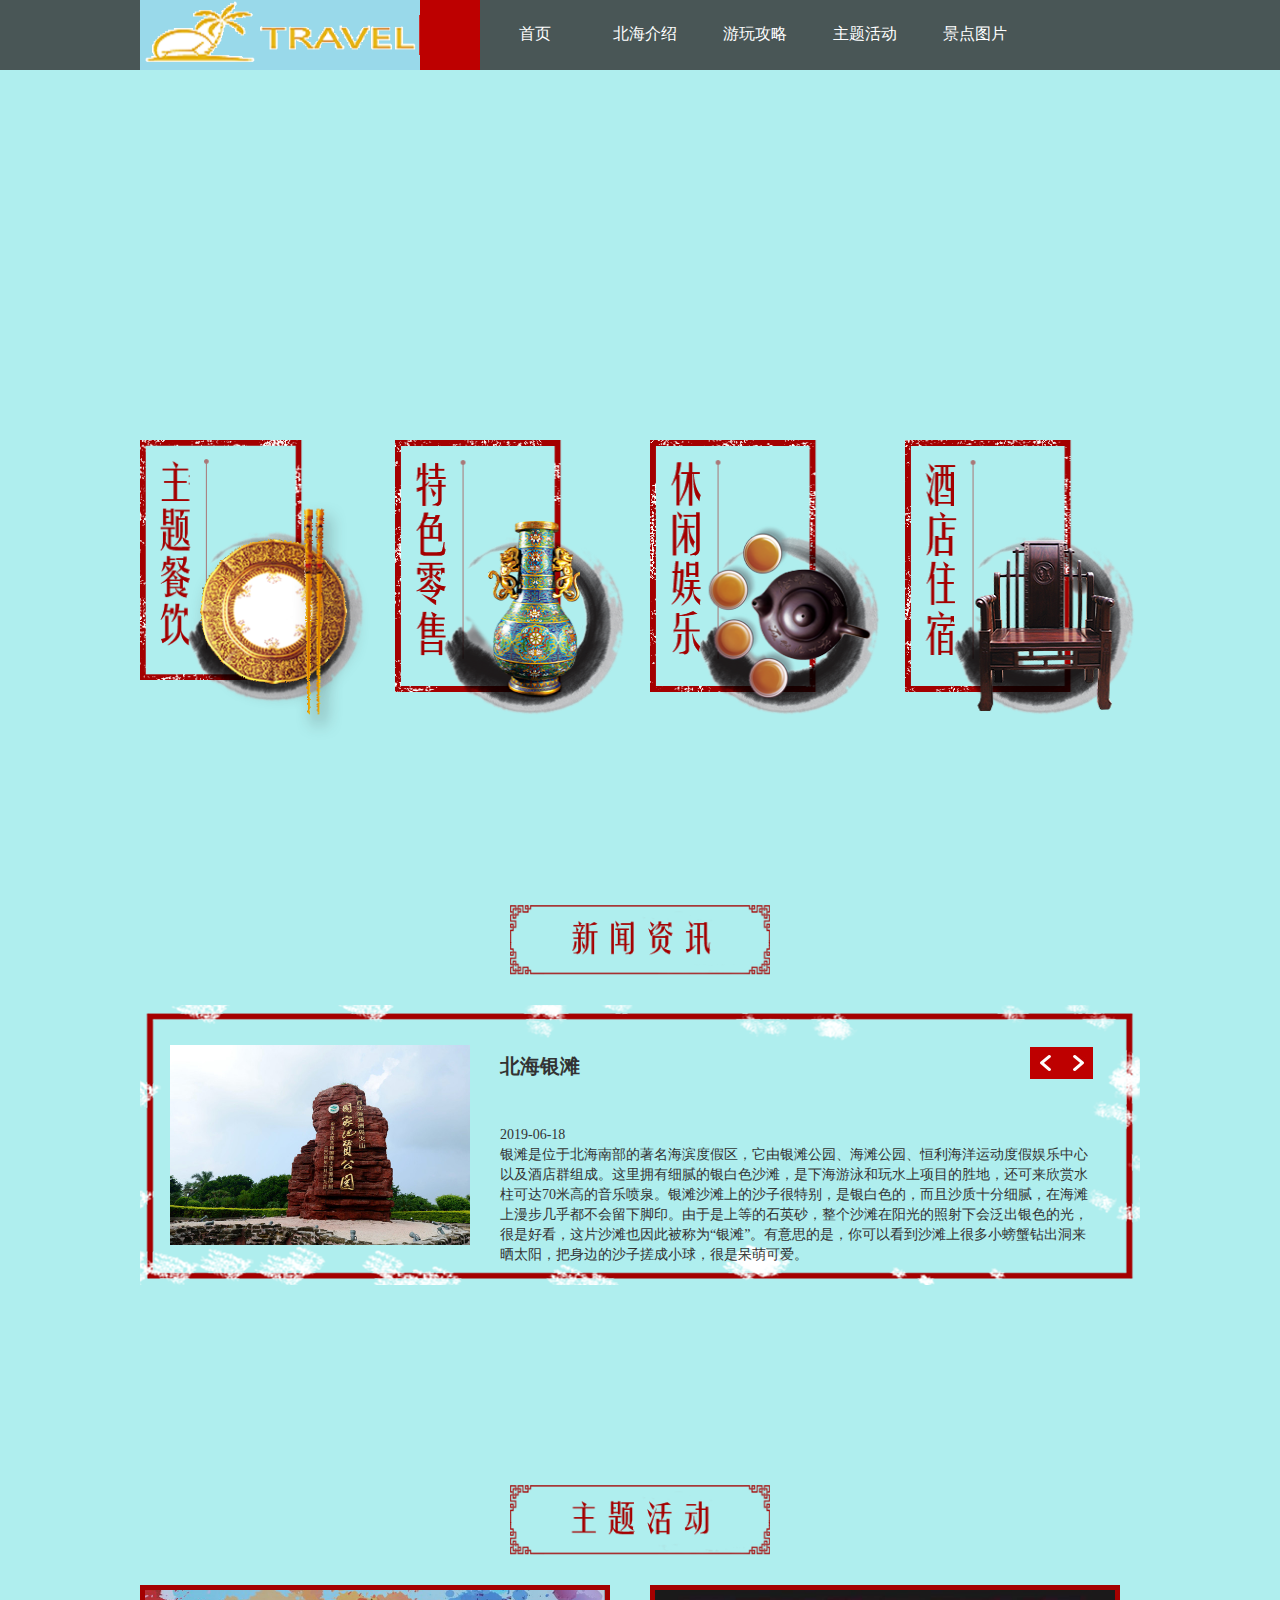
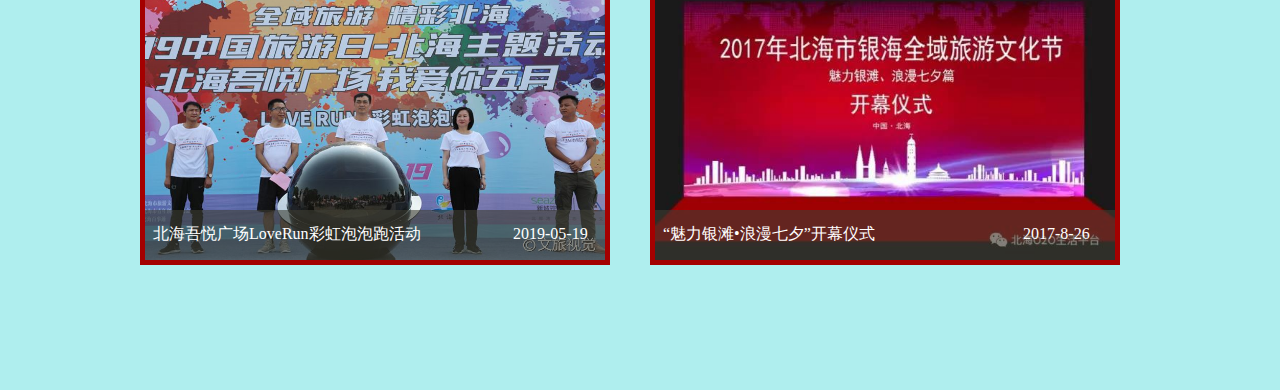
<file: beihai/index.html>
﻿<!DOCTYPE html>
<html>

<head lang="en">
	<meta name="baidu-site-verification" content="KSzoeJhuvK">
	<meta charset="UTF-8">
	<link rel="stylesheet" href="css/reset.css">
	<link rel="stylesheet" href="css/style.css">
	<link rel="stylesheet" href="css/animation.css">
	<script src="js/jquery-1.9.1.min.js"></script>
	<title>北海旅游网站</title>
</head>
<style>
	body {
		background-color: paleturquoise;
	}
</style>

<body>
	<div class="header">
		<div class="middle" style="position:relative">
			<div class="le a-fadeinL">
				<a href="#"><img src="picture/title.png"></a><span class="close" id="search"></span>
			</div>

			<script>
				$(document).ready(function () {
					$("#search").click(function () {
						$(this).hasClass("close") ? ($(this).removeClass("close"), $(".drop-down").css("display",
							"block")) : ($(this).addClass("close"), $(".drop-down").css("display", "none"))
					})
				});
			</script>
			<div class="ri a-fadeinR">
				<ul>
					<li class="nav"><a href="index.html">首页</a></li>
					<li class="nav"><a href="about.html">北海介绍</a></li>
					<li class="nav"><a href="gonglue.html">游玩攻略</a></li>
					<li class="nav"><a href="huodong.html">主题活动</a></li>
					<li class="nav"><a href="photo.html">景点图片</a></li>
				</ul>
			</div>
		</div>
	</div>
	<div class="main" xmlns="http://www.w3.org/1999/html">
		<div class="middle">
			<div class="intro">
				<ul>
					<li class="a-fadeinL" style="animation-delay:.2s;-webkit-animation-delay:.2s"><a
							href="gonglue.html"><img src="picture/restaurant.png"></a></li>
					<li class="a-fadeinL"><a href="shopping.html"><img src="picture/shop.png"></a></li>
					<li class="a-fadeinR"><a href="play.html"><img src="picture/entertainment.png"></a></li>
					<li class="a-fadeinR" style="animation-delay:.2s;-webkit-animation-delay:.2s"><a
							href="hotle.html"><img src="picture/hotel.png"></a></li>
				</ul>
			</div>
			<div class="news">
				<div class="title">

					<a href="#"><img src="picture/news.png"></a>
				</div>
				<div class="content">
					<div class="rig">
						<img class="pre" src="picture/left.jpg"><img class="next" src="picture/right.jpg">
					</div>
					<ul class="test">
						<li>
							<div class="total">
								<div class="left">
									<img src="picture/新闻资讯.jpg">
								</div>
								<div class="right">
									<a href="#">
										<div class="up">
											<div class="lef">
												<h3>北海银滩</h3>
											</div>
										</div>
										<div class="down">
											<p>
												2019-06-18
											</p>
											<p>
												银滩是位于北海南部的著名海滨度假区，它由银滩公园、海滩公园、恒利海洋运动度假娱乐中心以及酒店群组成。这里拥有细腻的银白色沙滩，是下海游泳和玩水上项目的胜地，还可来欣赏水柱可达70米高的音乐喷泉。银滩沙滩上的沙子很特别，是银白色的，而且沙质十分细腻，在海滩上漫步几乎都不会留下脚印。由于是上等的石英砂，整个沙滩在阳光的照射下会泛出银色的光，很是好看，这片沙滩也因此被称为“银滩”。有意思的是，你可以看到沙滩上很多小螃蟹钻出洞来晒太阳，把身边的沙子搓成小球，很是呆萌可爱。
											</p>
										</div>
									</a>
								</div>
							</div>
						</li>
						<li>
							<div class="total">
								<div class="left">
									<img src="picture/新闻资讯2.jpg">
								</div>
								<div class="right">
									<a href="#">
										<div class="up">
											<div class="lef">
												<h3>北海老街</h3>
											</div>
										</div>
										<div class="down">
											<p>
												2019-06-18
											</p>
											<p>
												北海市珠海路毗邻外沙岛，是一条百年老街，始建于1883年，长1.44公里，宽9米，沿街遍布英国、法国、德国领事馆旧址，德国森宝洋行旧址和天主教堂女修院旧址等许多中西合璧的骑楼式建筑，见证了北海曾经的繁华，被誉为鲜活的“近现代建筑年鉴”。
											</p>
										</div>
									</a>
								</div>
							</div>
						</li>
						<li>
							<div class="total">
								<div class="left">
									<img src="picture/涠洲岛火山.jpg">
								</div>
								<div class="right">
									<a href="#">
										<div class="up">
											<div class="lef">
												<h3>涠洲岛火山</h3>
											</div>
										</div>
										<div class="down">
											<p>
												2019-06-18
											</p>
											<p>
												北海涠洲岛火山国家地质公园占地面积26.88平方公里，是中国比较年轻的火山岛，岛上地质、地貌多样，海洋生物繁多是进行科研、教育、考察的良好场所。！
											</p>
										</div>
									</a>
								</div>
							</div>
						</li>
					</ul>
				</div>
			</div>
			<div class="active">
				<div class="title">
					<a href="#"><img src="picture/activity.png"></a>
				</div>
				<ul>
					<li style="position:relative"><a href="#">
							<div>
								<img src="picture/彩虹泡泡.png" alt="">
							</div>
							<div class="f"
								style="width:460px;height:50px;font-size:16px;position:absolute;left:0;bottom:0;background-color:rgba(61,61,52,.6);color:#fff">
								<span
									style="width:342px;padding:15px 0 0 8px;float:left">北海吾悦广场LoveRun彩虹泡泡跑活动</span><span
									style="width:92px;padding-top:15px;float:right">2019-05-19</span>
							</div>
						</a></li>
					<li style="position:relative"><a href="#">
							<div>
								<img src="picture/银滩活动.jpeg" alt="">
							</div>
							<div class="f"
								style="width:460px;height:50px;font-size:16px;position:absolute;left:0;bottom:0;background-color:rgba(61,61,52,.6);color:#fff">
								<span style="width:342px;padding:15px 0 0 8px;float:left">“魅力银滩•浪漫七夕”开幕仪式</span><span
									style="width:92px;padding-top:15px;float:right">2017-8-26</span>
							</div>
						</a></li>
				</ul>
			</div>
		</div>
	</div>

	<script src="js/jquery-1.9.1.min.js"></script>
	<script src="js/shake.js"></script>
	<script>
		$(function () {
			$(".intro img").each(function (n, i) {
				new ShakeObj(i, 10)
			})
		});
	</script>
	<script>
		function left() {
			count++;
			var t = count % length;
			console.log(t), $(".test li").css("display", "none"), $(".test li:eq(" + t.toString() + ")").fadeIn("slow")
		}

		function right() {
			count--;
			var t = count % length;
			console.log(t), $(".test li").css("display", "none"), $(".test li:eq(" + t.toString() + ")").fadeIn("slow")
		}
		var length = $(".test li").length,
			count = 0,
			id = setInterval(left, 5e3);
		$(".pre").click(function () {
			clearInterval(id), right(), id = setInterval(left, 5e3)
		}), $(".next").click(function () {
			clearInterval(id), left(), id = setInterval(left, 5e3)
		});
	</script>
</body>

</html>
</file>
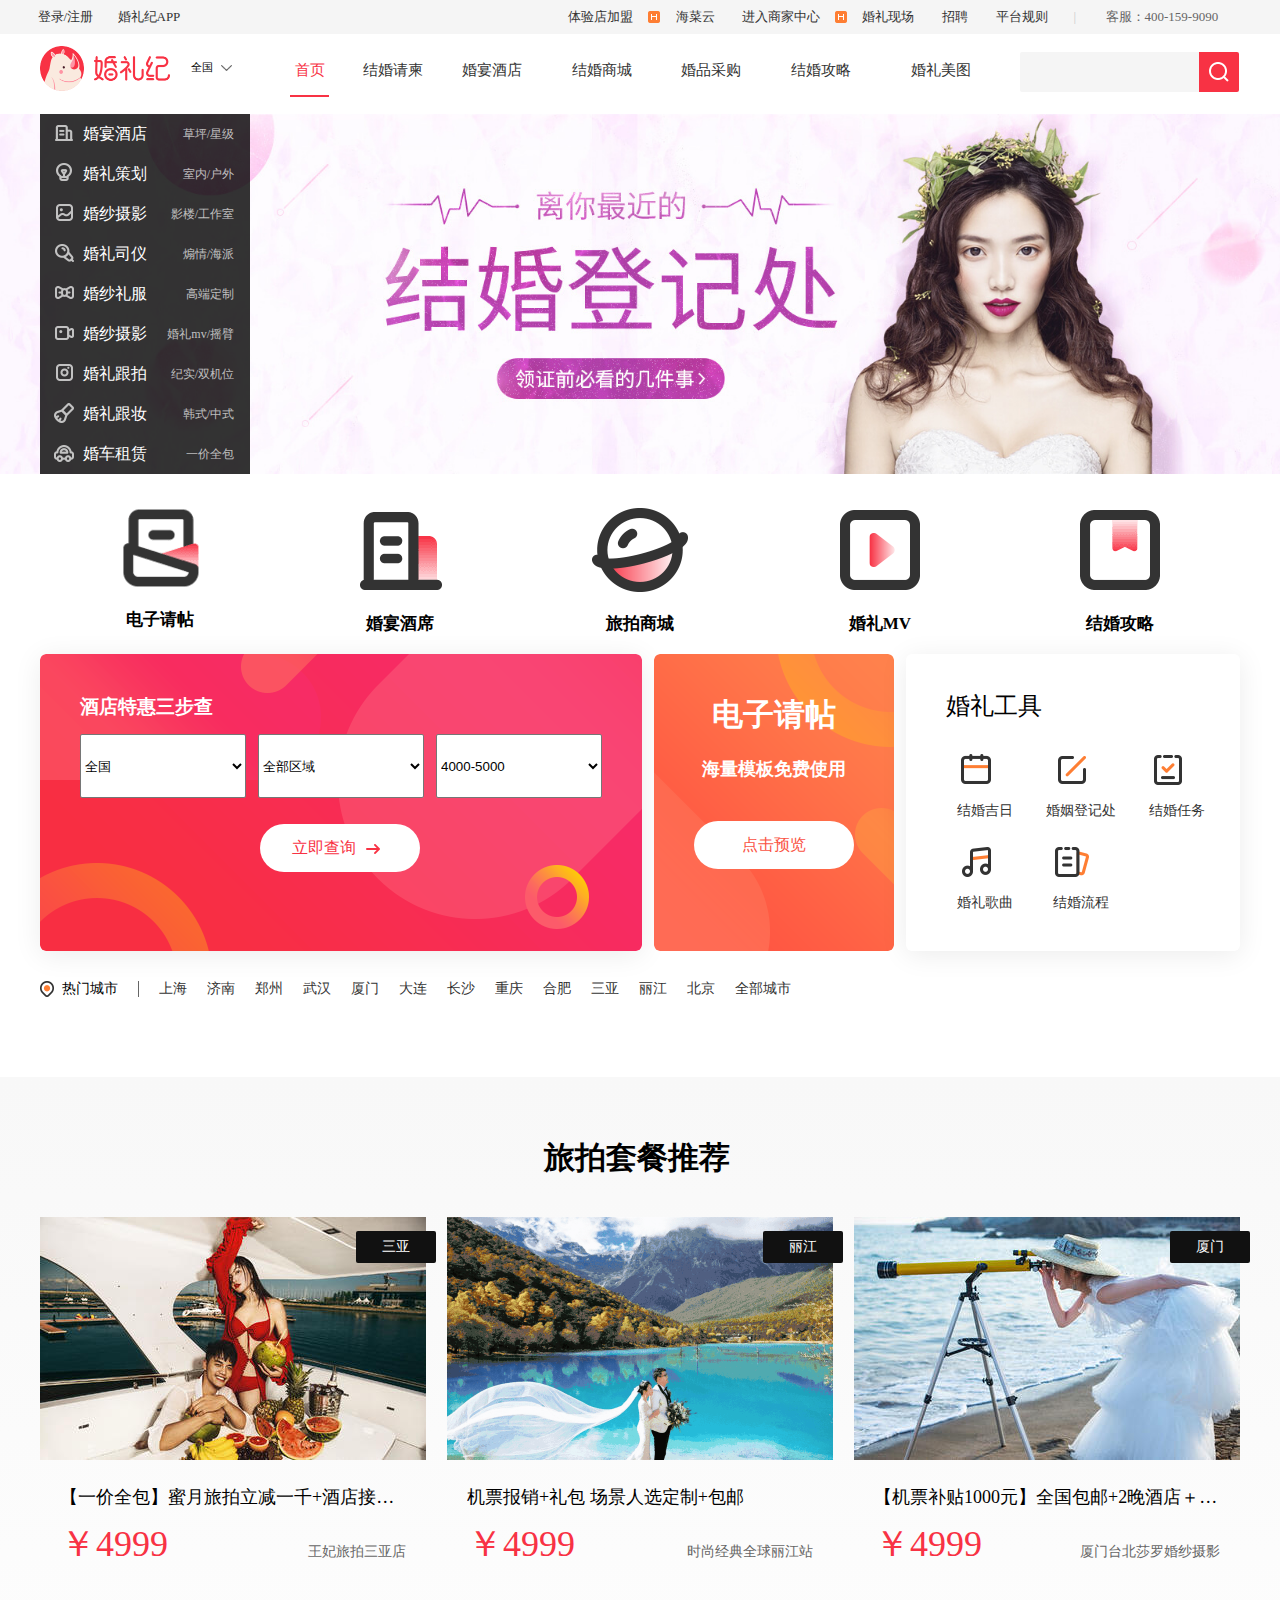
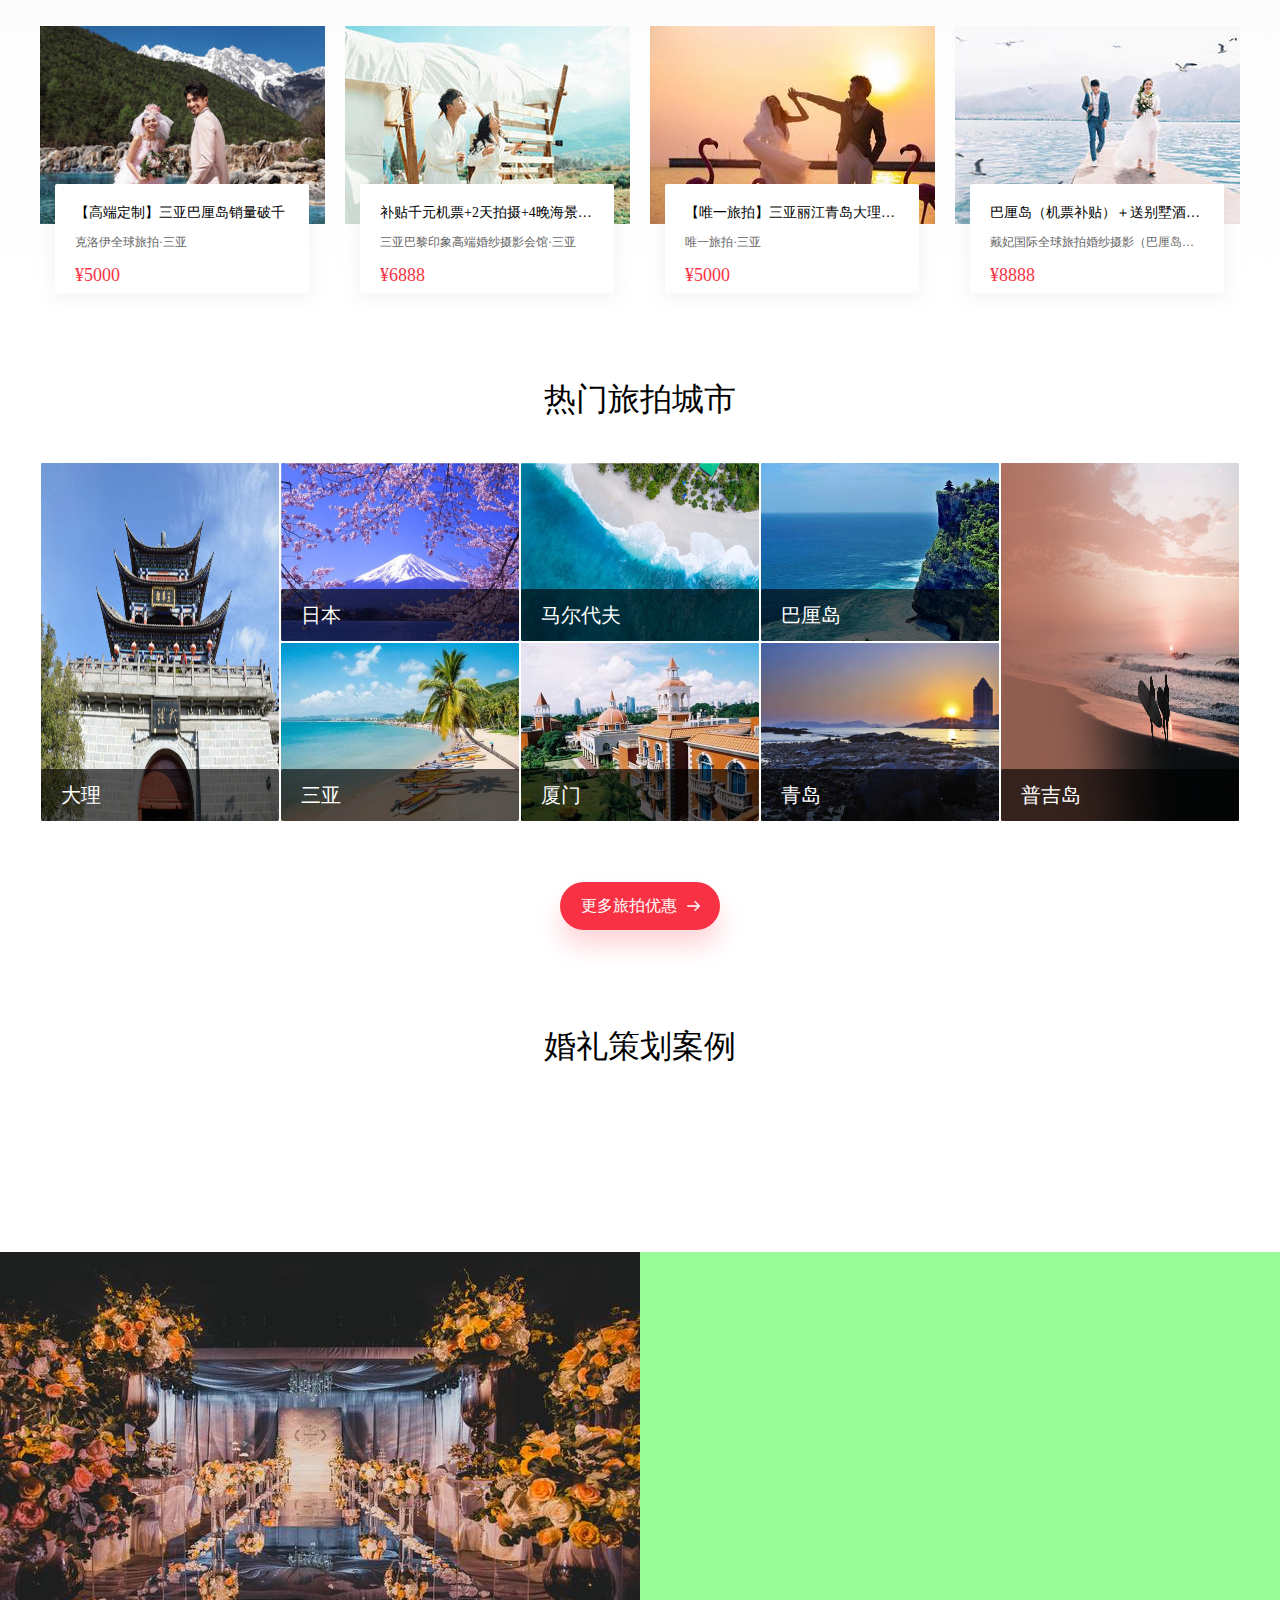
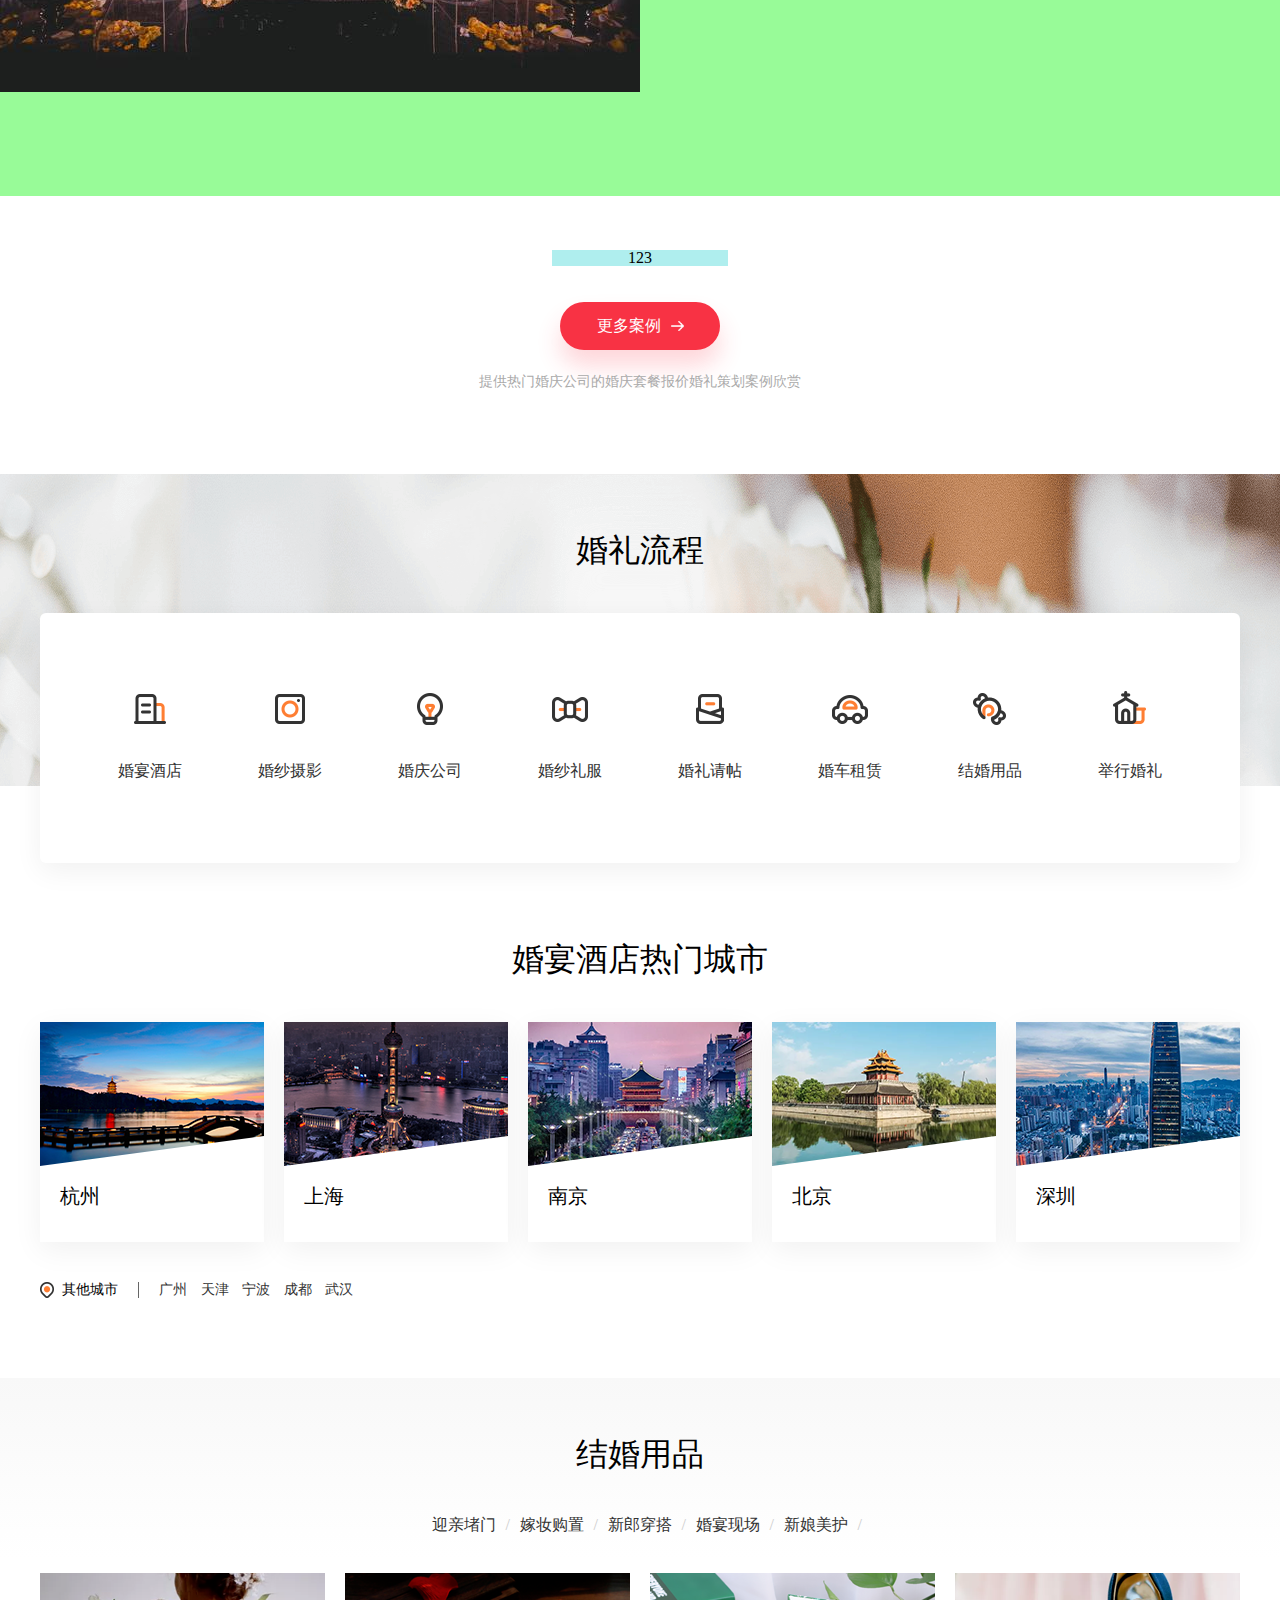
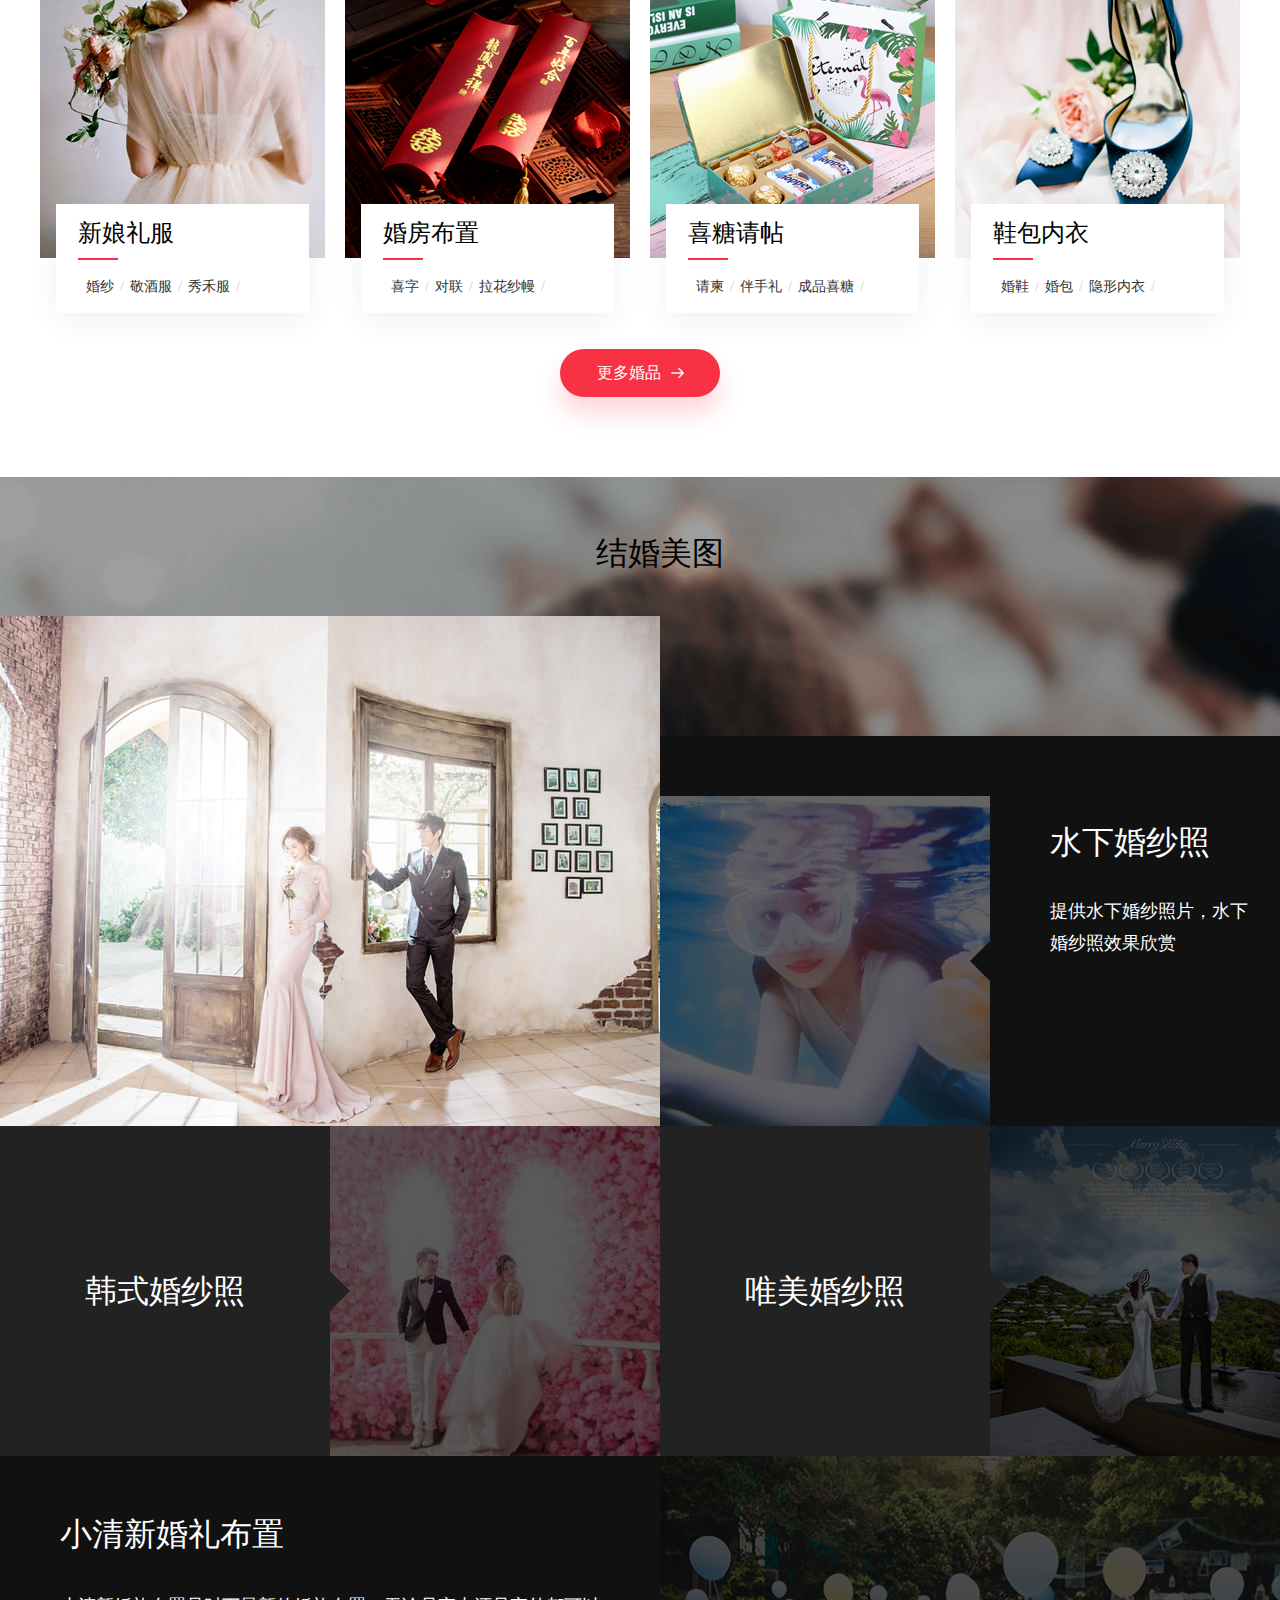
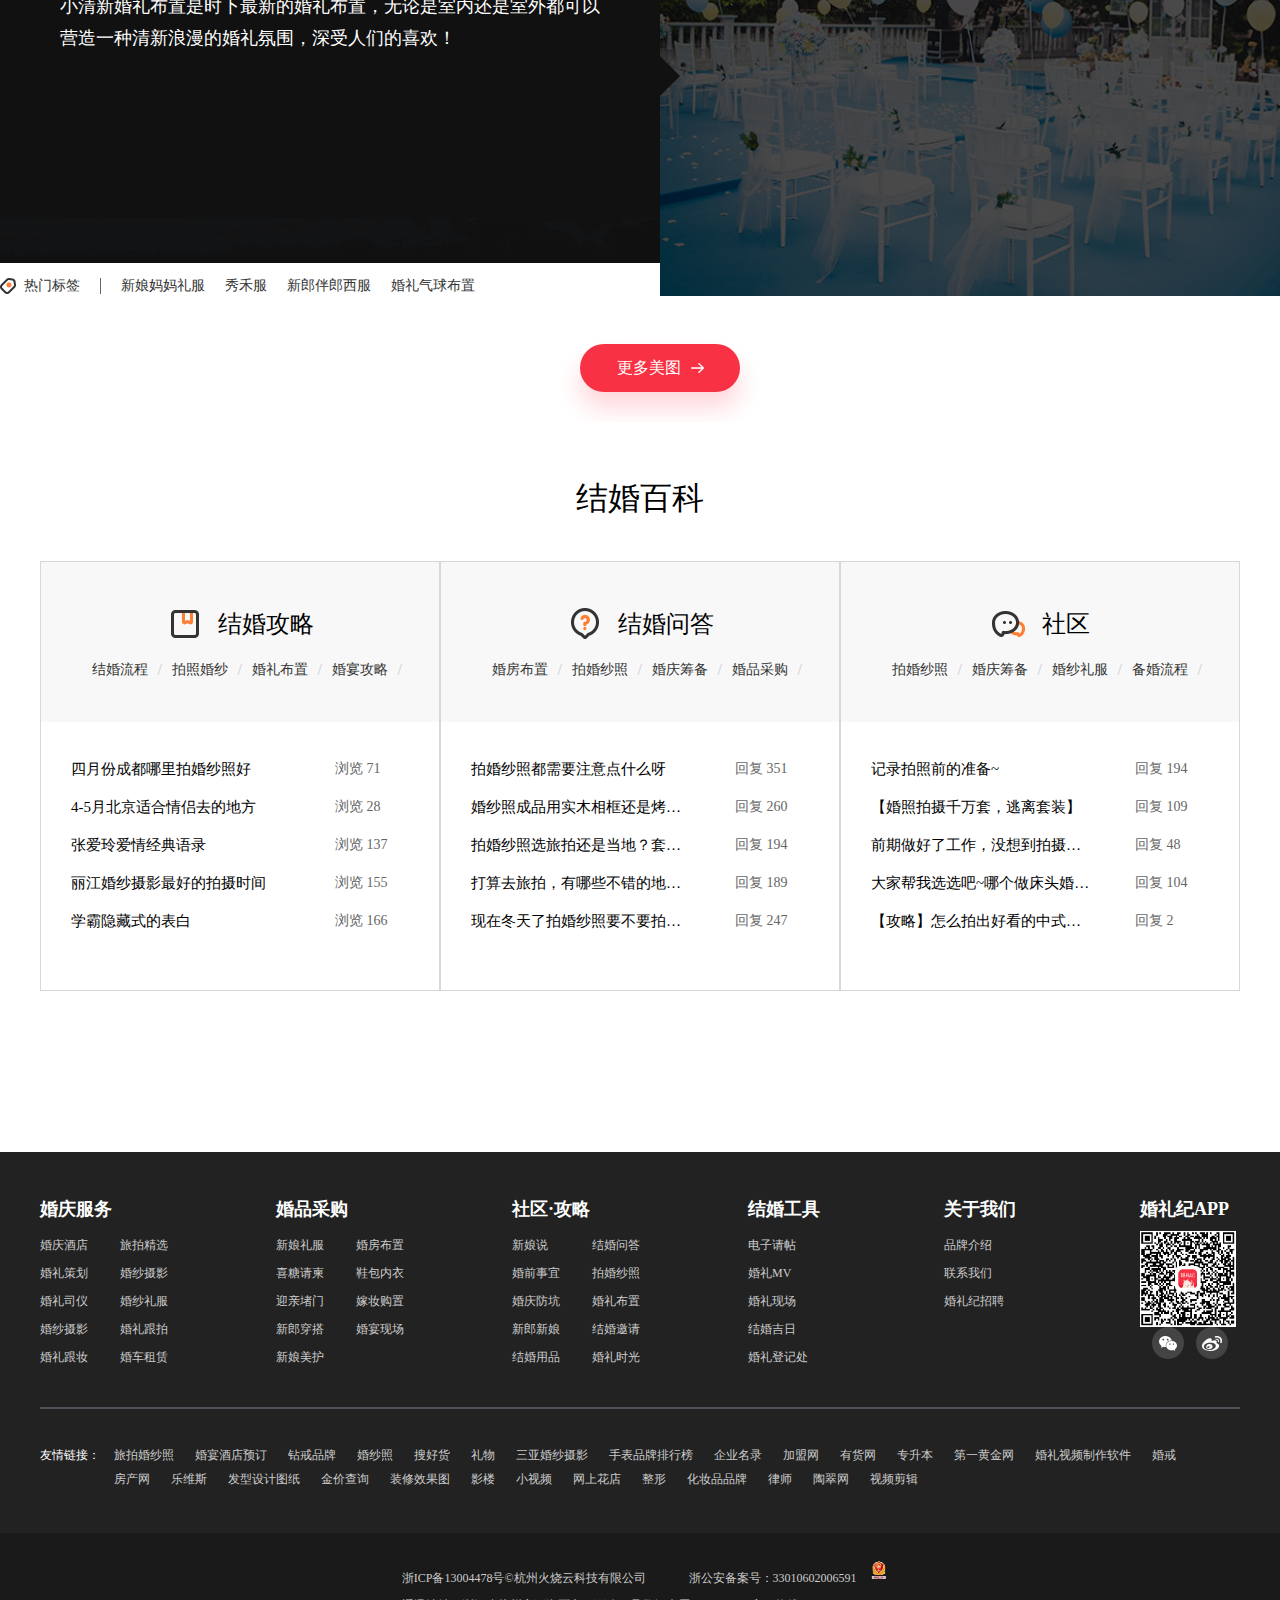
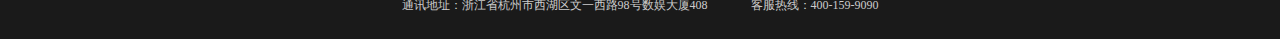
<file: hunliji/index.html>
<!DOCTYPE html>
<html lang="en">

<head>
  <meta charset="UTF-8" />
  <meta name="viewport" content="width=device-width, initial-scale=1.0" />
  <meta http-equiv="X-UA-Compatible" content="ie=edge" />
  <link rel="stylesheet" href="css/common.css" />
  <link rel="stylesheet" href="css/index.css" />
  <link rel="stylesheet" href="font/iconfont.css" />
  <title>婚礼纪</title>
</head>

<body>
  <header>
    <section class="header_login">
      <section class="header_login-nav">
        <ul>
          <li><a href="">登录/注册</a></li>
          <li>
            <a href="">婚礼纪APP<i class="inconfont icon-shouji"></i></a>
          </li>
          <li>
            <a href="">体验店加盟</a><i><img src="img/h.png" alt="" /></i>
          </li>
          <li><a href="">海菜云</a></li>
          <li>
            <a href="">进入商家中心</a><i><img src="img/h.png" alt="" /></i>
          </li>
          <li><a href="">婚礼现场</a></li>
          <li><a href="">招聘</a></li>
          <li><a href="">平台规则</a></li>
          <li>|</li>
          <li>客服：400-159-9090</li>
        </ul>
      </section>
    </section>
    <section class="header_bottom">
      <!--  -->
      <section class="header_nav">
        <span class="logo"><img src="img/logo.png" alt="" /></span>
        <span class="list">
          <p>全国</p>
          <i><img src="img/xiasanjiao.png" alt="" /></i>
        </span>
        <!--  -->
        <section class="nav ">
          <ul>
            <li><a href="">首页</a></li>
            <li><a href="">结婚请柬</a></li>
            <li><a href="">婚宴酒店</a></li>
            <li>
              <a href="">结婚商城<i></i></a>
            </li>
            <li><a href="">婚品采购</a></li>
            <li>
              <a href="">结婚攻略<i></i></a>
            </li>
            <li>
              <a href="">婚礼美图<i></i></a>
            </li>
          </ul>
          <section class="search">
            <input type="text" />
            <button><img src="img/fangdajing.png" alt="" /></button>
          </section>
        </section>
      </section>
      <!--  -->
    </section>
  </header>
  <section class="banner">
    <img src="img/banner1.jpg" alt="" />
    <img src="img/banner2.jpg" alt="" />
    <img src="img/banner3.jpg" alt="" />
    <img src="img/banner4.jpg" alt="" />
    <img src="img/banner5.jpg" alt="" />
    <img src="img/banner1.jpg" alt="" />
    <section class="swper">
      <ul class="column">
        <li class="colum-nav-list-item">
          <section><i class="hotel"></i><a href="">婚宴酒店</a></section>
          <span>草坪/星级</span>
        </li>
        <li>
          <section><i class="plan"></i><a href="">婚礼策划</a></section>
          <span>室内/户外</span>
        </li>
        <li>
          <section><i class="photo"></i><a href="">婚纱摄影</a></section>
          <span>影楼/工作室</span>
        </li>
        <li>
          <section><i class="master"></i><a href="">婚礼司仪</a></section>
          <span>煽情/海派</span>
        </li>
        <li>
          <section><i class="formal"></i><a href="">婚纱礼服</a></section>
          <span>高端定制</span>
        </li>
        <li>
          <section><i class="shoot"></i><a href="">婚纱摄影</a></section>
          <span>婚礼mv/摇臂</span>
        </li>
        <li>
          <section><i class="shot"></i><a href="">婚礼跟拍</a></section>
          <span>纪实/双机位</span>
        </li>
        <li>
          <section><i class="cosmetic"></i><a href="">婚礼跟妆</a></section>
          <span>韩式/中式</span>
        </li>
        <li>
          <section><i class="lease"></i><a href="">婚车租赁</a></section>
          <span>一价全包</span>
        </li>
      </ul>
    </section>
  </section>
  <main>
    <section class="nav">
      <section class="nav-invitation">
        <figure><img src="img/a1.png" alt="" /></figure>
        <figcaption>电子请帖</figcaption>
      </section>
      <section class="nav-hotel">
        <figure><img src="img/a2.png" alt="" /></figure>
        <figcaption>婚宴酒席</figcaption>
      </section>
      <section class="nav-shop">
        <figure><img src="img/a3.png" alt="" /></figure>
        <figcaption>旅拍商城</figcaption>
      </section>
      <section class="nav-MV">
        <figure><img src="img/a4.png" alt="" /></figure>
        <figcaption>婚礼MV</figcaption>
      </section>
      <section class="nav-strategy">
        <figure><img src="img/a5.png" alt="" /></figure>
        <figcaption>结婚攻略</figcaption>
      </section>
    </section>
    <!--  -->
    <section class="main-content1">
      <section class="tools">
        <section class="tools-hotel">
          <!--  -->
          <section class="tools-hotel-menu">
            <h3>酒店特惠三步查</h3>
            <section class="query">
              <select>
                <option value="0">全国</option>
                <option value="0">北京</option>
                <option value="0">杭州</option>
                <option value="0">南京</option>
              </select>
              <select>
                <option value="0">全部区域</option>
                <option value="0">上海</option>
                <option value="0">北海</option>
              </select>
              <select>
                <option value="0">4000-5000</option>
                <option value="0">5000-5555</option>
                <option value="0">5000-6000</option>
              </select>
            </section>
            <section class="tools-hotel-menu-query">
              <a href="">立即查询</a>
              <i>
                <img src="img/youjiantou-red.png" alt="" />
              </i>
            </section>
          </section>
        </section>
        <!--  -->
        <section class="tools-invitation">
          <h2>电子请帖</h2>
          <h6>海量模板免费使用</h6>
          <section class="tools-hotel-menu-preview">
            <a href="">点击预览</a>
          </section>
        </section>
        <!--  -->
        <section class="tools-wedding-option">
          <p>婚礼工具</p>
          <section class="wedding-option-list">
            <a class="wedding-option-item" href="">
              <img class="wedding-option-item-icon " src="img/b1.png" alt="" />
              <p class="wedding-option-item-name ">结婚吉日</p>
            </a>

            <a class="wedding-option-item" href="">
              <img class="wedding-option-item-icon " src="img/b2.png" alt="" />
              <p class="wedding-option-item-name ">婚姻登记处</p>
            </a>

            <a class="wedding-option-item" href="">
              <img class="wedding-option-item-icon " src="img/b3.png" alt="" />
              <p class="wedding-option-item-name ">结婚任务</p>
            </a>

            <a class="wedding-option-item" href="">
              <img class="wedding-option-item-icon " src="img/b4.png" alt="" />
              <p class="wedding-option-item-name ">婚礼歌曲</p>
            </a>

            <a class="wedding-option-item" href="">
              <img class="wedding-option-item-icon " src="img/b5.png" alt="" />
              <p class="wedding-option-item-name ">结婚流程</p>
            </a>
          </section>
          <!--  -->
        </section>
      </section>
      <ul>
        <li></li>
        <li>热门城市</li>
        <li class="city-node city-node-tools"><a href="">上海</a></li>
        <li class="city-node city-node-tools"><a href="">济南</a></li>
        <li class="city-node city-node-tools"><a href="">郑州</a></li>
        <li class="city-node city-node-tools"><a href="">武汉</a></li>
        <li class="city-node city-node-tools"><a href="">厦门</a></li>
        <li class="city-node city-node-tools"><a href="">大连</a></li>
        <li class="city-node city-node-tools"><a href="">长沙</a></li>
        <li class="city-node city-node-tools"><a href="">重庆</a></li>
        <li class="city-node city-node-tools"><a href="">合肥</a></li>
        <li class="city-node city-node-tools"><a href="">三亚</a></li>
        <li class="city-node city-node-tools"><a href="">丽江</a></li>
        <li class="city-node city-node-tools"><a href="">北京</a></li>
        <li class="city-node city-node-tools"><a href="">全部城市</a></li>
      </ul>
    </section>
    <!-- main-content2 -->
    <section class="main-content2">
      <section class="recommend">

        <!-- <section class="title"></section> -->
        <h2>旅拍套餐推荐</h2>
        <section class="recommend-prev">
          <section class="recommend-prev-item">
            <section class="recommend-prev-city">三亚</section>
            <img src="img/pic-1.jpg" alt="" />
            <section class="recommend-prev-name">
              【一价全包】蜜月旅拍立减一千+酒店接送等服务
            </section>
            <section class="recommend-prev-info">
              <span class="recommend-prev-price">￥4999</span>
              <span class="recommend-prev-merchant">王妃旅拍三亚店</span>
            </section>
            <a class="recommend-icon next-icon" href=""></a>
          </section>
          
          <section class="recommend-prev-item recommend-prev-item2">
            <section class="recommend-prev-city">丽江</section>
            <img class="images2" src="img/pic.gif" alt="" />
            <section class="recommend-prev-name">
              机票报销+礼包 场景人选定制+包邮
            </section>
            <section class="recommend-prev-info">
              <span class="recommend-prev-price">￥4999</span>
              <span class="recommend-prev-merchant">时尚经典全球丽江站</span>
            </section>
            <a class="recommend-icon next-icon" href=""></a>
          </section>
          
          <section class="recommend-prev-item">
            <section class="recommend-prev-city">厦门</section>
            <img src="img/pic-2.jpg" alt="" />
            <section class="recommend-prev-name">
              【机票补贴1000元】全国包邮+2晚酒店＋豪华三餐
            </section>
            <section class="recommend-prev-info">
              <span class="recommend-prev-price">￥4999</span>
              <span class="recommend-prev-merchant">厦门台北莎罗婚纱摄影</span>
            </section>
            <a class="recommend-icon next-icon" href=""></a>
          </section>

        </section>
      </section>
      <!--  -->
      <!-- recommend-nex -->
      <section class="recommend-nex">
        <section class="recommend-next-item">
          <img src="img/pic-3.jpg" alt="" />
          <section class="recommend-next-panel ">
            <span class="title">【高端定制】三亚巴厘岛销量破千</span>
            <span class="merchant">克洛伊全球旅拍·三亚</span>
            <span class="price">¥5000</span>
          </section>
        </section>
        <section class="recommend-next-item">
          <img src="img/pic-7.jpg" alt="" />
          <section class="recommend-next-panel ">
            <span class="title">补贴千元机票+2天拍摄+4晚海景景色</span>
            <span class="merchant">三亚巴黎印象高端婚纱摄影会馆·三亚</span>
            <span class="price">¥6888</span>
          </section>
        </section>
        <section class="recommend-next-item">
          <img src="img/pic-5.jpg" alt="" />
          <section class="recommend-next-panel ">
            <span class="title">【唯一旅拍】三亚丽江青岛大理杭州</span>
            <span class="merchant">唯一旅拍·三亚</span>
            <span class="price">¥5000</span>
          </section>
        </section>
        <section class="recommend-next-item">
          <img src="img/pic-6.jpg" alt="" />
          <section class="recommend-next-panel ">
            <span class="title">巴厘岛（机票补贴）＋送别墅酒店＋反正你也看不着</span>
            <span class="merchant">戴妃国际全球旅拍婚纱摄影（巴厘岛的美丽景色）</span>
            <span class="price">¥8888</span>
          </section>
        </section>
      </section>
      <!-- recommend-nex END-->
      <!-- citymodal -->
      <section class="container citymodal">
        <section class="width-limit">
          <section class="title">
            <span class="title-content">
              热门旅拍城市
            </span>
          </section>
          <!--  -->
          <section class="citymodal-area">
            <!-- prev -->
            <a class="citymodal-item prev" href="">
              <img src="img/w-pic1.jpg" alt="" />
              <section class="citymodal-item-cover">
                <span class="city-name">大理</span>
                <span class="city-underline"></span>
                <span class="city-discription"></span>
              </section>
            </a>
            <!-- 1 -->
            <section class="citymodal-center">
              <a class="citymodal-item center" href="">
                <img src="img/w-pic2.jpg" alt="" />
                <section class="citymodal-item-cover">
                  <span class="city-name">日本</span>
                  <span class="city-underline"></span>
                  <span class="city-discription"></span>
                </section>
              </a>

              <!-- 2 -->

              <a class="citymodal-item center" href="">
                <img src="img/w-pic3.jpg" alt="" />
                <section class="citymodal-item-cover">
                  <span class="city-name">马尔代夫</span>
                  <span class="city-underline"></span>
                  <span class="city-discription"></span>
                </section>
              </a>

              <!-- 3 -->

              <a class="citymodal-item center" href="">
                <img src="img/w-pic4.jpg" alt="" />
                <section class="citymodal-item-cover">
                  <span class="city-name">巴厘岛</span>
                  <span class="city-underline"></span>
                  <span class="city-discription"></span>
                </section>
              </a>

              <!-- 4 -->

              <a class="citymodal-item center" href="">
                <img src="img/w-pic6.jpeg" alt="" />
                <section class="citymodal-item-cover">
                  <span class="city-name">三亚</span>
                  <span class="city-underline"></span>
                  <span class="city-discription"></span>
                </section>
              </a>

              <!-- 5 -->

              <a class="citymodal-item center" href="">
                <img src="img/w-pic7.jpg" alt="" />
                <section class="citymodal-item-cover">
                  <span class="city-name">厦门</span>
                  <span class="city-underline"></span>
                  <span class="city-discription"></span>
                </section>
              </a>

              <!-- 6 -->

              <a class="citymodal-item center" href="">
                <img src="img/w-pic8.jpg" alt="" />
                <section class="citymodal-item-cover">
                  <span class="city-name">青岛</span>
                  <span class="city-underline"></span>
                  <span class="city-discription"></span>
                </section>
              </a>
            </section>
            <!-- next -->
            <a class="citymodal-item next" href="">
              <img src="img/w-pic5.png" alt="" />
              <section class="citymodal-item-cover">
                <span class="city-name">普吉岛</span>
                <span class="city-underline"></span>
                <span class="city-discription"></span>
              </section>
            </a>
          </section>
          <!--  -->
          <section class="recommend-more">
            <a class="button-more" href="">
              更多旅拍优惠
              <img src="img/youjiantou-baise.png" alt="" />
            </a>
          </section>
        </section>
      </section>
      <!-- citymodal END -->
      <!-- case -->
      <section class="container case">
        <section class="title">
          <span class="title-content">
            婚礼策划案例
          </span>
          <section class="case-area">
            <!-- swiper-wrapper -->        <!--未完待续-->
            <section class="swiper-wrapper">
              <section class="swiper-slide">
                <section class="case-itme">
                  <img class="case-image" src="img/lun-pic1.jpg" alt="">
                  <section class="case-mask">
                  </section>
                </section>
              </section>
              
            </section>
            <!-- swiper-wrapper -->        <!--未完待续-->
            <!-- swiper-wrapper END -->
            <!-- case-button-group -->
            <section class="case-button-group">
              123
            </section>
            <!-- case-button-group END -->
            <section class="merchant-more">
              <a class="button-more" href="">
                更多案例
                <img src="img/youjiantou-baise.png" alt="" />
              </a>
              <p class="merchant-more-btn-text">
                提供热门婚庆公司的婚庆套餐报价婚礼策划案例欣赏
              </p>
            </section>
          </section>
        </section>
        <!-- case END -->
        <!-- process -->
        <section class="container process">
          <section class="width-limit">
            <section class="title">
              <span class="title-content">
                婚礼流程
              </span>
            </section>
            <section class="process-area">
              <a href="">
                <span>
                  <i class="icon1"></i>
                </span>
                <em>婚宴酒店</em>
              </a>
              <a href="">
                <span>
                  <i class="icon2"></i>
                </span>
                <em>婚纱摄影</em>
              </a>
              <a href="">
                <span>
                  <i class="icon3"></i>
                </span>
                <em>婚庆公司</em>
              </a>
              <a href="">
                <span>
                  <i class="icon5"></i>
                </span>
                <em>婚纱礼服</em>
              </a>
              <a href="">
                <span>
                  <i class="icon6"></i>
                </span>
                <em>婚礼请帖</em>
              </a>
              <a href="">
                <span>
                  <i class="icon7"></i>
                </span>
                <em>婚车租赁</em>
              </a>
              <a href="">
                <span>
                  <i class="icon8"></i>
                </span>
                <em>结婚用品</em>
              </a>
              <a href="">
                <span>
                  <i class="icon9"></i>
                </span>
                <em>举行婚礼</em>
              </a>
            </section>
          </section>
          <!-- process END-->
          <!-- hot-city -->
          <section class="container hot-city">
            <section class="width-limit">
              <section class="title">
                <span class="title-content">
                  婚宴酒店热门城市
                </span>
              </section>
              <section class="hot-city-area">
                <section class="city-list">
                  <a class="hot-city-item" href="">
                    <img src="img/list1.png" alt="">
                    <span class="city-name">杭州</span>
                    <span class="next-icon city-icon"></span>
                  </a>
                  <a class="hot-city-item" href="">
                    <img src="img/list2.png" alt="">
                    <span class="city-name">上海</span>
                    <span class="next-icon city-icon"></span>
                  </a>
                  <a class="hot-city-item" href="">
                    <img src="img/list3.png" alt="">
                    <span class="city-name">南京</span>
                    <span class="next-icon city-icon"></span>
                  </a>
                  <a class="hot-city-item" href="">
                    <img src="img/list4.png" alt="">
                    <span class="city-name">北京</span>
                    <span class="next-icon city-icon"></span>
                  </a>
                  <a class="hot-city-item" href="">
                    <img src="img/list5.png" alt="">
                    <span class="city-name">深圳</span>
                    <span class="next-icon city-icon"></span>
                  </a>
                </section>
                <section class="city-other">
                  <i class="icon-position"></i>
                  <section class="icon-city-description">
                    其他城市
                  </section>
                  <section class="city-node">
                    <a href="">广州</a>
                    <a href="">天津</a>
                    <a href="">宁波</a>
                    <a href="">成都</a>
                    <a href="">武汉</a>
                  </section>
                </section>
              </section>
            </section>
          </section>
          <!-- hot-city END-->
          <!-- supplies -->
          <section class="container supplies">
            <section class="container-background-gradient">
            </section>
            <section class="width-limit">
              <section class="title">
                <span class="title-content">
                  结婚用品
                </span>
              </section>
              <section class="supplies-area">
                <section class="supplies-bar">
                  <a class="supplies-bar-item" href="">
                    <span class="hover-underline">迎亲堵门</span>
                  </a>
                  <a class="supplies-bar-item" href="">
                    <span class="hover-underline">嫁妆购置</span>
                  </a>
                  <a class="supplies-bar-item" href="">
                    <span class="hover-underline">新郎穿搭</span>
                  </a>
                  <a class="supplies-bar-item" href="">
                    <span class="hover-underline">婚宴现场</span>
                  </a>
                  <a class="supplies-bar-item" href="">
                    <span class="hover-underline">新娘美护</span>
                  </a>
                </section>
                <section class="supplies-list">
                  <!-- 1 -->
                  <section class="supplies-list-item">
                    <img src="img/img1.png" alt="">
                    <section class="supplies-item-panel">
                      <p class="supplies-panel-name">新娘礼服</p>
                      <span class="supplies-panel-underline"></span>
                      <section class="supplies-panel-list">
                        <p class="supplies-panel-list-item">
                          <span class="hover-underline">婚纱</span>
                        </p>
                        <p class="supplies-panel-list-item">
                          <span class="hover-underline">敬酒服</span>
                        </p>
                        <p class="supplies-panel-list-item">
                          <span class="hover-underline">秀禾服</span>
                        </p>
                      </section>
                    </section>
                  </section>
                  <!-- 2 -->
                  <section class="supplies-list-item">
                    <img src="img/img2.png" alt="">
                    <section class="supplies-item-panel">
                      <p class="supplies-panel-name">婚房布置</p>
                      <span class="supplies-panel-underline"></span>
                      <section class="supplies-panel-list">
                        <p class="supplies-panel-list-item">
                          <span class="hover-underline">喜字</span>
                        </p>
                        <p class="supplies-panel-list-item">
                          <span class="hover-underline">对联</span>
                        </p>
                        <p class="supplies-panel-list-item">
                          <span class="hover-underline">拉花纱幔</span>
                        </p>
                      </section>
                    </section>
                  </section>
                  <!-- 3 -->
                  <section class="supplies-list-item">
                    <img src="img/img3.png" alt="">
                    <section class="supplies-item-panel">
                      <p class="supplies-panel-name">喜糖请帖</p>
                      <span class="supplies-panel-underline"></span>
                      <section class="supplies-panel-list">
                        <p class="supplies-panel-list-item">
                          <span class="hover-underline">请柬</span>
                        </p>
                        <p class="supplies-panel-list-item">
                          <span class="hover-underline">伴手礼</span>
                        </p>
                        <p class="supplies-panel-list-item">
                          <span class="hover-underline">成品喜糖</span>
                        </p>
                      </section>
                    </section>
                  </section>
                  <!-- 4 -->
                  <section class="supplies-list-item">
                    <img src="img/img4.png" alt="">
                    <section class="supplies-item-panel">
                      <p class="supplies-panel-name">鞋包内衣</p>
                      <span class="supplies-panel-underline"></span>
                      <section class="supplies-panel-list">
                        <p class="supplies-panel-list-item">
                          <span class="hover-underline">婚鞋</span>
                        </p>
                        <p class="supplies-panel-list-item">
                          <span class="hover-underline">婚包</span>
                        </p>
                        <p class="supplies-panel-list-item">
                          <span class="hover-underline">隐形内衣</span>
                        </p>
                      </section>
                    </section>
                  </section>
                  <!-- END -->
                </section>
                <section class="merchant-more">
                  <a class="button-more" href="">
                    更多婚品
                    <img src="img/youjiantou-baise.png" alt="">
                  </a>
                </section>
              </section>
            </section>
            <!-- supplies END -->
            <!-- photo -->
            <section class="container photos">
              <section class="width-limit">
                <section class="title">
                  <span class="title-content">
                    结婚美图
                  </span>
                </section>
                <section class="photos-area">
                  <!-- top -->
                  <section class="panel-top">
                    <a href=""><img class="top-img" src="img/main-img1.jpg" alt=""></a>
                    <section class="top-item">
                      <section class="top-item-info">
                        <a href="">
                          <img class="top-item-info-img " src="img/main-img2.jpg" alt="">
                          <span class="middle-first-floor-point"></span>
                        </a>
                        <section class="top-item-info-description">
                          <a class="top-title" href="">水下婚纱照</a>
                          <p class="top-content">提供水下婚纱照片，水下婚纱照效果欣赏</p>
                          <a class="photos-next next-icon"></a>
                        </section>
                      </section>
                    </section>
                  </section>
                  <!-- ------panel-middle------- -->
                  <section class="panel-middle">
                    <!-- left -->
                    <section class="middle-item">
                      <a class="middle-item-name" href="">
                        韩式婚纱照
                      </a>
                      <a class="middle-item-background" href="">
                        <img class="middle-item-image" src="img/main-img3.jpg" alt="">
                        <span class="middle-item-point"></span>
                      </a>
                    </section>
                    <!-- right -->
                    <section class="middle-item">
                      <a class="middle-item-name" href="">
                        唯美婚纱照
                      </a>
                      <a class="middle-item-background" href="">
                        <img class="middle-item-image" src="img/main-img4.jpg" alt="">
                        <span class="middle-item-point"></span>
                      </a>
                    </section>
                  </section>
                  <!-- ------panel-middle END------- -->
                  <!-- panel-floor -->
                  <section class="panel-floor">
                    <section class="floor-item">
                      <section>
                        <section class="floor-content">
                          <a class="floor-title" href="">小清新婚礼布置</a>
                          <p class="floor-describe">小清新婚礼布置是时下最新的婚礼布置，无论是室内还是室外都可以营造一种清新浪漫的婚礼氛围，深受人们的喜欢！</p>
                          <a class="photos-next next-icon" href=""></a>
                        </section>
                        <section class="floor-tags">
                          <i class="icon-tags"></i>
                          <span class="tags-description">热门标签</span>
                          <a class="tags-item" href="">新娘妈妈礼服</a>
                          <a class="tags-item" href=""> 秀禾服</a>
                          <a class="tags-item" href="">新郎伴郎西服</a>
                          <a class="tags-item" href="">婚礼气球布置</a>
                        </section>
                      </section>
                      <a class="floor-item-image" href="">
                        <img src="img/main-img5.jpg" alt="">
                      </a>
                      <span class="floor-last-floor-point"></span>
                    </section>
                  </section>
                  <!-- panel-floor END -->
                  <a class="button-more" href="">
                    更多美图
                    <img src="img/youjiantou-baise.png" alt="">
                  </a>
                </section>
              </section>
            </section>
            <!-- photos END -->
            <!-- baike -->
            <section class="container main-baike">
              <section class="width-limit">
                <section class="title">
                  <span class="title-content">
                    结婚百科
                  </span>
                </section>
                <section class="baike-area">
                  <!-- baike-body-left -->
                  <section class="baike-empty">
                    <section class="baike-item">
                      <section class="baike-header header-left">
                        <section class="item-desk"></section>
                        <section class="baike-header-title">
                          <img class="baike-title-icon" src="img/c-1.png" alt="">
                          <p class="baike-title-text">
                            <a href="">结婚攻略</a>
                          </p>
                        </section>
                        <section class="baike-header-bar">
                          <a class="baike-bar-item" href="">结婚流程</a>
                          <a class="baike-bar-item" href="">拍照婚纱</a>
                          <a class="baike-bar-item" href="">婚礼布置</a>
                          <a class="baike-bar-item" href="">婚宴攻略</a>
                        </section>
                      </section>
                      <section class="baike-body">
                        <a class="baike-body-item" href="">
                          <p class="baike-body-item-title">四月份成都哪里拍婚纱照好</p>
                          <p class="baike-body-item-num">浏览 71</p>
                        </a>
                        <a class="baike-body-item" href="">
                          <p class="baike-body-item-title">4-5月北京适合情侣去的地方</p>
                          <p class="baike-body-item-num">浏览 28</p>
                        </a>
                        <a class="baike-body-item" href="">
                          <p class="baike-body-item-title">张爱玲爱情经典语录</p>
                          <p class="baike-body-item-num">浏览 137</p>
                        </a>
                        <a class="baike-body-item" href="">
                          <p class="baike-body-item-title">丽江婚纱摄影最好的拍摄时间</p>
                          <p class="baike-body-item-num">浏览 155</p>
                        </a>
                        <a class="baike-body-item" href="">
                          <p class="baike-body-item-title">学霸隐藏式的表白</p>
                          <p class="baike-body-item-num">浏览 166</p>
                        </a>
                      </section>
                      <a class="baike-next next-icon" href=""></a>
                    </section>
                  </section>
                  <!-- baike-body-left END-->
                  <!-- baike-body-middle -->
                  <section class="baike-empty">
                    <section class="baike-item">
                      <section class="baike-header header-left">
                        <section class="item-desk"></section>
                        <section class="baike-header-title">
                          <img class="baike-title-icon" src="img/c-2.png" alt="">
                          <p class="baike-title-text">
                            <a href="">结婚问答</a>
                          </p>
                        </section>
                        <section class="baike-header-bar">
                          <a class="baike-bar-item" href="">婚房布置</a>
                          <a class="baike-bar-item" href="">拍婚纱照</a>
                          <a class="baike-bar-item" href="">婚庆筹备</a>
                          <a class="baike-bar-item" href="">婚品采购</a>
                        </section>
                      </section>
                      <section class="baike-body">
                        <a class="baike-body-item" href="">
                          <p class="baike-body-item-title">拍婚纱照都需要注意点什么呀</p>
                          <p class="baike-body-item-num">回复 351</p>
                        </a>
                        <a class="baike-body-item" href="">
                          <p class="baike-body-item-title">婚纱照成品用实木相框还是烤瓷想框</p>
                          <p class="baike-body-item-num">回复 260</p>
                        </a>
                        <a class="baike-body-item" href="">
                          <p class="baike-body-item-title">拍婚纱照选旅拍还是当地？套餐之选</p>
                          <p class="baike-body-item-num">回复 194</p>
                        </a>
                        <a class="baike-body-item" href="">
                          <p class="baike-body-item-title">打算去旅拍，有哪些不错的地方推荐</p>
                          <p class="baike-body-item-num">回复 189</p>
                        </a>
                        <a class="baike-body-item" href="">
                          <p class="baike-body-item-title">现在冬天了拍婚纱照要不要拍外景呀</p>
                          <p class="baike-body-item-num">回复 247</p>
                        </a>
                      </section>
                      <a class="baike-next next-icon" href=""></a>
                    </section>
                  </section>
                  <!-- baike-body-middle END-->
                  <!-- baike-body-right -->
                  <section class="baike-empty">
                    <section class="baike-item">
                      <section class="baike-header header-left">
                        <section class="item-desk"></section>
                        <section class="baike-header-title">
                          <img class="baike-title-icon" src="img/c-3.png" alt="">
                          <p class="baike-title-text">
                            <a href="">社区</a>
                          </p>
                        </section>
                        <section class="baike-header-bar">
                          <a class="baike-bar-item" href="">拍婚纱照</a>
                          <a class="baike-bar-item" href="">婚庆筹备</a>
                          <a class="baike-bar-item" href="">婚纱礼服</a>
                          <a class="baike-bar-item" href="">备婚流程</a>
                        </section>
                      </section>
                      <section class="baike-body">
                        <a class="baike-body-item" href="">
                          <p class="baike-body-item-title">记录拍照前的准备~</p>
                          <p class="baike-body-item-num">回复 194</p>
                        </a>
                        <a class="baike-body-item" href="">
                          <p class="baike-body-item-title">【婚照拍摄千万套，逃离套装】</p>
                          <p class="baike-body-item-num">回复 109</p>
                        </a>
                        <a class="baike-body-item" href="">
                          <p class="baike-body-item-title">前期做好了工作，没想到拍摄时竟然</p>
                          <p class="baike-body-item-num">回复 48</p>
                        </a>
                        <a class="baike-body-item" href="">
                          <p class="baike-body-item-title">大家帮我选选吧~哪个做床头婚纱照</p>
                          <p class="baike-body-item-num">回复 104</p>
                        </a>
                        <a class="baike-body-item" href="">
                          <p class="baike-body-item-title">【攻略】怎么拍出好看的中式婚照片</p>
                          <p class="baike-body-item-num">回复 2</p>
                        </a>
                      </section>
                      <a class="baike-next next-icon" href=""></a>
                    </section>
                  </section>
                  <!-- baike-body-right END-->
                </section>
              </section>
              <!-- baike END-->
            </section>
            <!-- main-content2 END -->
            <footer>
              <section class="footer_content">
                <section class="footer_list">
                  <!-- 1 -->
                  <section class="footer_list_box footer_list_box1 ">
                    <h4>婚庆服务</h4>
                    <ul>
                      <li><a href="">婚庆酒店</a></li>
                      <li><a href="">旅拍精选</a></li>
                      <li><a href="">婚礼策划</a></li>
                      <li><a href="">婚纱摄影</a></li>
                      <li><a href="">婚礼司仪</a></li>
                      <li><a href="">婚纱礼服</a></li>
                      <li><a href="">婚纱摄影</a></li>
                      <li><a href="">婚礼跟拍</a></li>
                      <li><a href="">婚礼跟妆</a></li>
                      <li><a href="">婚车租赁</a></li>
                    </ul>
                  </section>
                  <!-- 2 -->
                   <section class="footer_list_box footer_list_box1 ">
                    <h4>婚品采购</h4>
                    <ul>
                      <li><a href="">新娘礼服</a></li>
                      <li><a href="">婚房布置</a></li>
                      <li><a href="">喜糖请柬</a></li>
                      <li><a href="">鞋包内衣</a></li>
                      <li><a href="">迎亲堵门</a></li>
                      <li><a href="">嫁妆购置</a></li>
                      <li><a href="">新郎穿搭</a></li>
                      <li><a href="">婚宴现场</a></li>
                      <li><a href="">新娘美护</a></li>
                      <li></li>
                    </ul>
                  </section>
                  <!-- 3 -->
                   <section class="footer_list_box footer_list_box1 ">
                    <h4>社区·攻略</h4>
                    <ul>
                      <li><a href="">新娘说</a></li>
                      <li><a href="">结婚问答</a></li>
                      <li><a href="">婚前事宜</a></li>
                      <li><a href="">拍婚纱照</a></li>
                      <li><a href="">婚庆防坑</a></li>
                      <li><a href="">婚礼布置</a></li>
                      <li><a href="">新郎新娘</a></li>
                      <li><a href="">结婚邀请</a></li>
                      <li><a href="">结婚用品</a></li>
                      <li><a href="">婚礼时光</a></li>
                    </ul>
                  </section>
                  <!-- 4 -->
                  <section class="footer_list_box ">
                    <h4>结婚工具</h4>
                    <ul>
                      <li><a href="">电子请帖</a></li>
                      <li><a href="">婚礼MV</a></li>
                      <li><a href="">婚礼现场</a></li>
                      <li><a href="">结婚吉日</a></li>
                      <li><a href="">婚礼登记处</a></li>
                    </ul>
                  </section>
                  <!-- 5 -->
                  <section class="footer_list_box ">
                    <h4>关于我们</h4>
                    <ul>
                      <li><a href="">品牌介绍</a></li>
                      <li><a href="">联系我们</a></li>
                      <li><a href="">婚礼纪招聘</a></li>
                      <li></li>
                      <li></li>
                    </ul>
                  </section>
                  <!--  -->
                  <section class="footer_list_box footer_list_boxcoerd ">
                 <h4>婚礼纪APP</h4>
                 <ul>
                   <li><img class="weixin" src="img/weixin-himg.png" alt=""></li>
                   <li class="qrcode-list"><img src="img/weixin.png" alt=""><img src="img/weibo.png" alt=""></li>
                 </ul>
                  </section>
                </section>
              </section>
              <!--  -->
              <section class="link_friend">
                <span>友情链接：</span>
                <section class="blogroll">
                <a href="">旅拍婚纱照</a>
                <a href="">婚宴酒店预订</a>
                <a href="">钻戒品牌</a>
                <a href="">婚纱照</a>
                <a href="">搜好货</a>
                <a href="">礼物</a>
                <a href="">三亚婚纱摄影</a>
                <a href="">手表品牌排行榜</a>
                <a href="">企业名录</a>
                <a href="">加盟网</a>
                <a href="">有货网</a>
                <a href="">专升本</a>
                <a href="">第一黄金网</a>
                <a href="">婚礼视频制作软件</a>
                <a href="">婚戒</a>
                <a href="">房产网</a>
                <a href="">乐维斯</a>
                <a href="">发型设计图纸</a>
                <a href="">金价查询</a>
                <a href="">装修效果图</a>
                <a href="">影楼</a>
                <a href="">小视频</a>
                <a href="">网上花店</a>
                <a href="">整形</a>
                <a href="">化妆品品牌</a>
                <a href="">律师</a>
                <a href="">陶翠网</a>
                <a href="">视频剪辑</a>
                <a href=""></a>
                </section>
              </section>
              <section class="information">
                <p>
                  <span>浙ICP备13004478号&copy杭州火烧云科技有限公司</span>
                  <span>浙公安备案号：33010602006591</span>
                  <a class="police" href="">
                    <img src="img/jingcha.jpg" alt="">
                  </a>
                </p>
                <p>
                  <span>通讯地址：浙江省杭州市西湖区文一西路98号数娱大厦408</span>
                  <span>客服热线：400-159-9090</span>
                </p>
              </section>
            </footer>
          </main>
</body>

</html>
</file>
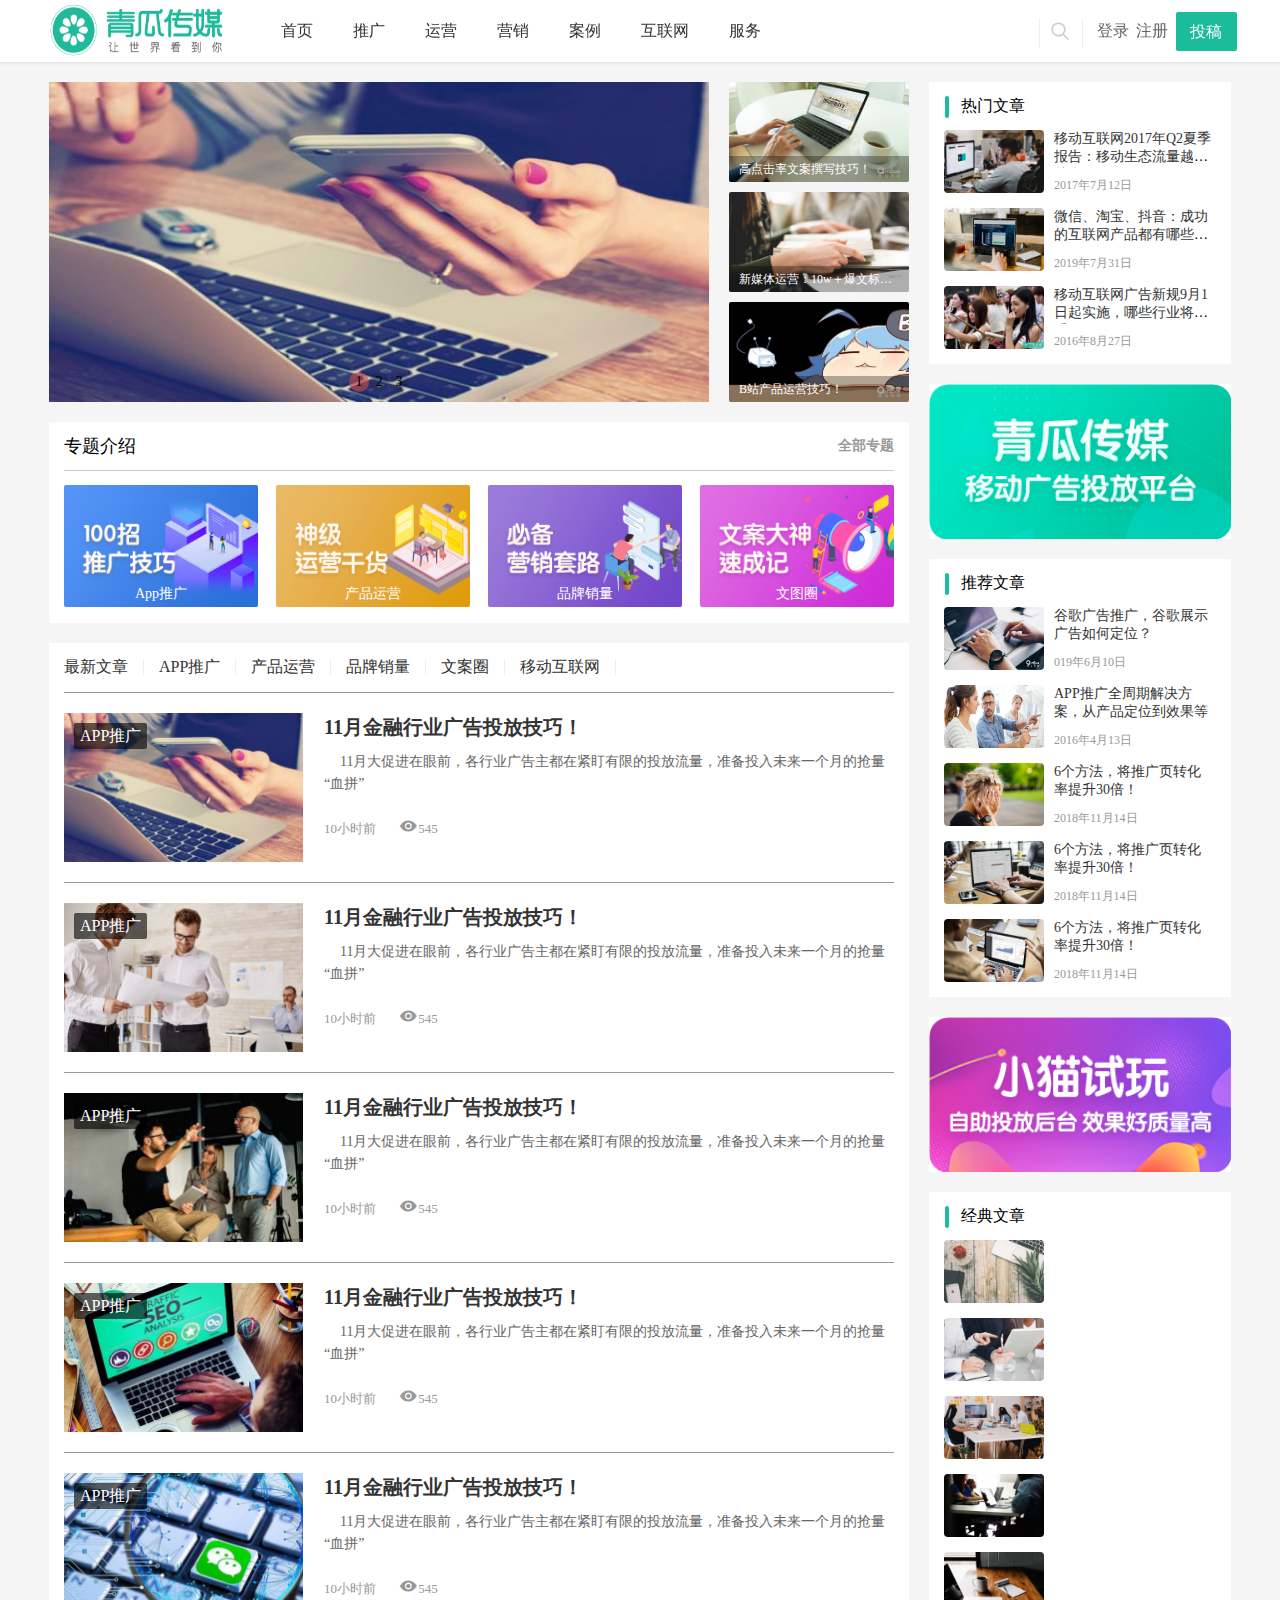
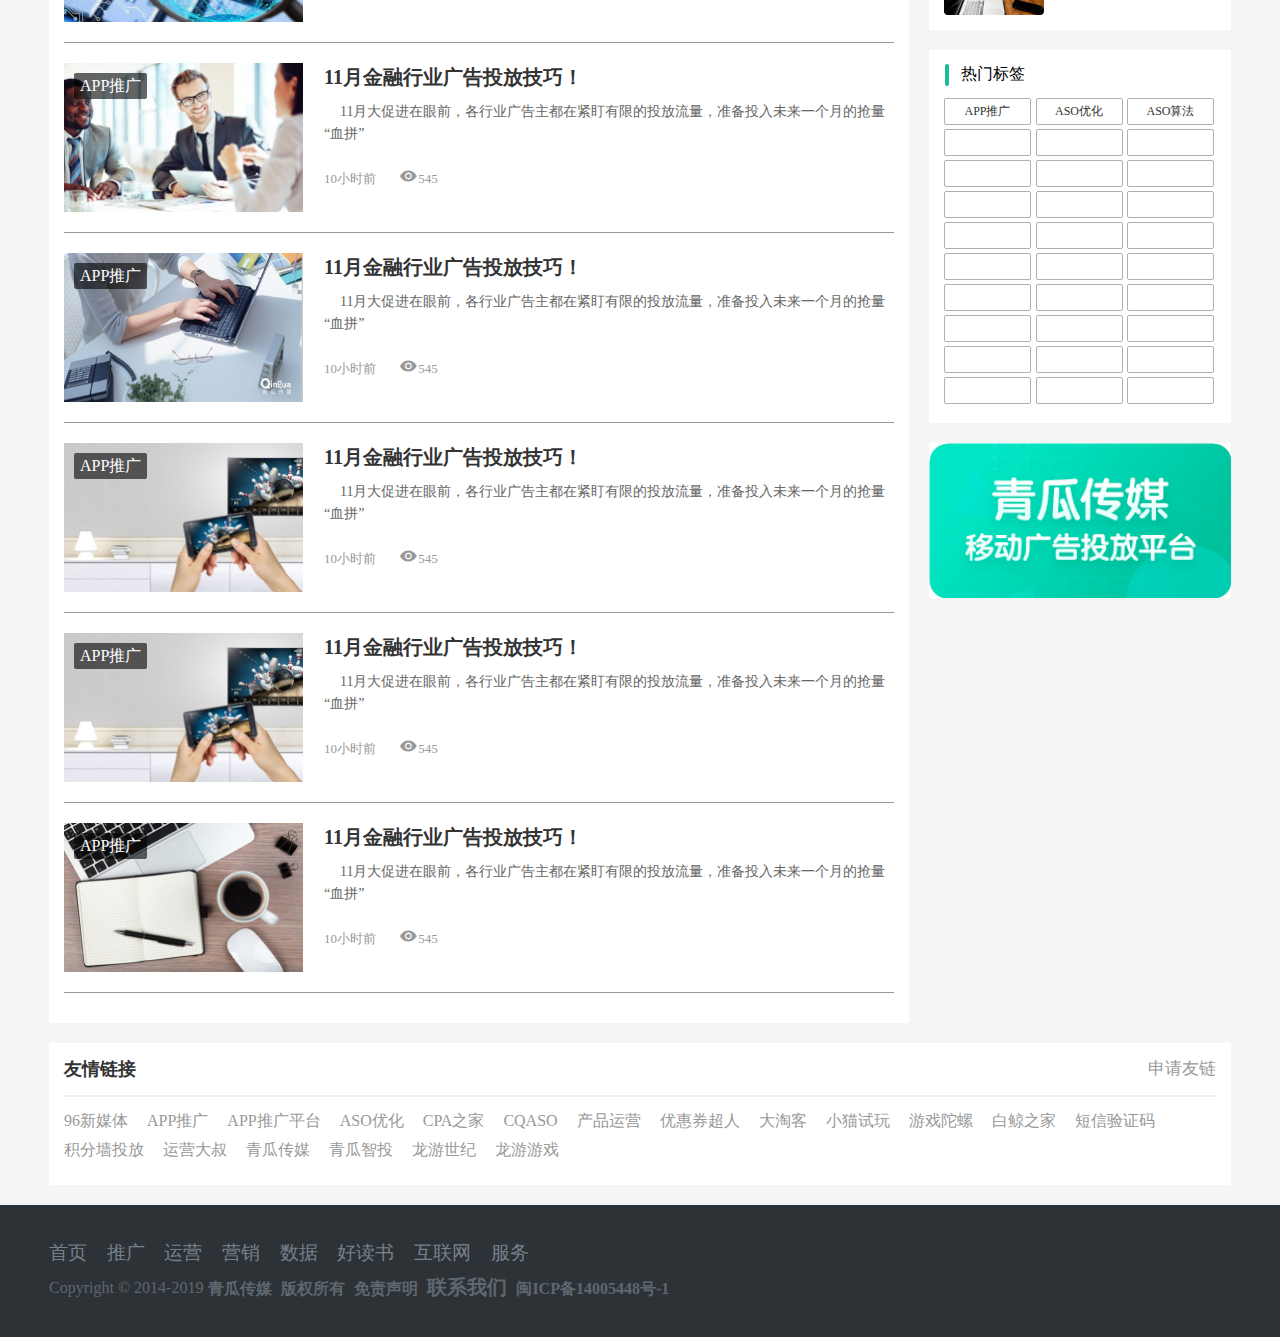
<file: opp/index.html>
<!DOCTYPE html>
<html lang="en">
  <head>
    <meta charset="UTF-8" />
    <meta name="viewport" content="width=device-width, initial-scale=1.0" />
    <meta http-equiv="X-UA-Compatible" content="ie=edge" />
    <link rel="stylesheet" href="css/common.css" />
    <link rel="stylesheet" href="css/index.css" />
    <link rel="stylesheet" href="fonts/iconfont.css" />
    <script src="js/carousel.js"></script>
    <title>青瓜传媒</title>
  </head>

  <body>
    <header>
      <section class="container">
        <section class="header-left">
          <h1 class="logo"><img src="img/logo.png" alt="" /></h1>
        </section>

        <nav>
          <ul>
            <li><a href="">首页</a></li>
            <li><a href="">推广</a></li>
            <li><a href="">运营</a></li>
            <li><a href="">营销</a></li>
            <li><a href="">案例</a></li>
            <li><a href="">互联网</a></li>
            <li><a href="">服务</a></li>
          </ul>
          <section class="navbar-action">
            <form class="navbar-search">
              <a class="navbar-search-icon iconfont icon-sousuo" href=""></a>
            </form>
            <section class="user-wrap">
              <a href="">登录</a>
              <a href="">注册</a>
              <a class="contribute" href="">投稿</a>
            </section>
          </section>
        </nav>
      </section>
    </header>
    <main>
      <section class="container">
        <!-- wrap-main -->
        <section class="wrap-main">
          <!-- banner -->
          <section class="banner">
            <section class="slideshow">

              <section id="box">
                <!--图片列表-->
                <section class="imglist">
                    <ul>
                        <li><img src="img/item-img.jpg" alt=""></li>
                        <li><img src="img/item-img2.jpg" alt=""></li>
                        <li><img src="img/item-img3.jpg" alt=""></li>
                    </ul>
                </section>
                <!--焦点图-->
                <p class="light"> 
                </p>
                <!--上下按钮-->
                <section class="posibtn">
                    <p class="prev">&lt;</p>
                    <p class="next">&gt;</p>
                </section>
            </section>
        <script>
        (function() {
            //轮播图插件调用
            imgScroll('box');
        })();
        </script>

            </section>
            <ul class="banner-list">
              <li>
                <a href=""><img src="img/list.jpg" alt=""/></a
                ><span>高点击率文案撰写技巧！</span>
              </li>
              <li>
                <a href=""><img src="img/list2.jpg" alt=""/></a
                ><span>新媒体运营：10w＋爆文标题，重大事件</span>
              </li>
              <li>
                <a href=""><img src="img/list3.jpg" alt=""/></a
                ><span>B站产品运营技巧！</span>
              </li>
            </ul>
          </section>
          <!-- banner END-->
          <!-- introduce -->
          <section class="introduce">
            <section class="head">
              <h2>
                <span>专题介绍</span>
                <a href="">全部专题</a>
              </h2>
            </section>
            <section class="list">
              <ul>
                <li>
                  <a href=""><img src="img/list3.png" alt=""/></a
                  ><span>App推广</span>
                </li>
                <li>
                  <a href=""><img src="img/list4.png" alt=""/></a
                  ><span>产品运营</span>
                </li>
                <li>
                  <a href=""><img src="img/list5.png" alt=""/></a
                  ><span>品牌销量</span>
                </li>
                <li>
                  <a href=""><img src="img/list6.png" alt=""/></a
                  ><span>文图圈</span>
                </li>
              </ul>
            </section>
          </section>
          <!-- introduce END-->
          <section class="main-list">
            <section class="main-list-nav">
              <ul class="list-nav">
                <li><a href="">最新文章</a></li>
                <li><a href="">APP推广</a></li>
                <li><a href="">产品运营</a></li>
                <li><a href="">品牌销量</a></li>
                <li><a href="">文案圈</a></li>
                <li><a href="">移动互联网</a></li>
              </ul>
              <ul class="list-content">
                <!-- 1 -->
                <li class="item">
                  <section class="item-img">
                    <a class="item-img-inner" href=""
                      ><img src="img/item-img.jpg" alt=""
                    /></a>
                    <a class="item-sort" href="">APP推广</a>
                  </section>
                  <section class="item-content">
                    <h2 class="item-title">
                      <a href="">11月金融行业广告投放技巧！</a>
                    </h2>
                    <section class="item-excerpt">
                      11月大促进在眼前，各行业广告主都在紧盯有限的投放流量，准备投入未来一个月的抢量“血拼”
                    </section>
                    <section class="item-meta">
                      <span class="time">10小时前</span>
                      <span class="page"
                        ><i class="iconfont icon-liulan"></i>545</span
                      >
                    </section>
                  </section>
                </li>
                <!-- 2 -->
                <li class="item">
                  <section class="item-img">
                    <a class="item-img-inner" href=""
                      ><img src="img/item-img2.jpg" alt=""
                    /></a>
                    <a class="item-sort" href="">APP推广</a>
                  </section>
                  <section class="item-content">
                    <h2 class="item-title">
                      <a href="">11月金融行业广告投放技巧！</a>
                    </h2>
                    <section class="item-excerpt">
                      11月大促进在眼前，各行业广告主都在紧盯有限的投放流量，准备投入未来一个月的抢量“血拼”
                    </section>
                    <section class="item-meta">
                      <span class="time">10小时前</span>
                      <span class="page"
                        ><i class="iconfont icon-liulan"></i>545</span
                      >
                    </section>
                  </section>
                </li>
                <!-- 3 -->
                <li class="item">
                  <section class="item-img">
                    <a class="item-img-inner" href=""
                      ><img src="img/item-img3.jpg" alt=""
                    /></a>
                    <a class="item-sort" href="">APP推广</a>
                  </section>
                  <section class="item-content">
                    <h2 class="item-title">
                      <a href="">11月金融行业广告投放技巧！</a>
                    </h2>
                    <section class="item-excerpt">
                      11月大促进在眼前，各行业广告主都在紧盯有限的投放流量，准备投入未来一个月的抢量“血拼”
                    </section>
                    <section class="item-meta">
                      <span class="time">10小时前</span>
                      <span class="page"
                        ><i class="iconfont icon-liulan"></i>545</span
                      >
                    </section>
                  </section>
                </li>
                <!-- 4 -->
                <li class="item">
                  <section class="item-img">
                    <a class="item-img-inner" href=""
                      ><img src="img/item-img4.jpg" alt=""
                    /></a>
                    <a class="item-sort" href="">APP推广</a>
                  </section>
                  <section class="item-content">
                    <h2 class="item-title">
                      <a href="">11月金融行业广告投放技巧！</a>
                    </h2>
                    <section class="item-excerpt">
                      11月大促进在眼前，各行业广告主都在紧盯有限的投放流量，准备投入未来一个月的抢量“血拼”
                    </section>
                    <section class="item-meta">
                      <span class="time">10小时前</span>
                      <span class="page"
                        ><i class="iconfont icon-liulan"></i>545</span
                      >
                    </section>
                  </section>
                </li>
                <!-- 5 -->
                <li class="item">
                  <section class="item-img">
                    <a class="item-img-inner" href=""
                      ><img src="img/item-img5.jpg" alt=""
                    /></a>
                    <a class="item-sort" href="">APP推广</a>
                  </section>
                  <section class="item-content">
                    <h2 class="item-title">
                      <a href="">11月金融行业广告投放技巧！</a>
                    </h2>
                    <section class="item-excerpt">
                      11月大促进在眼前，各行业广告主都在紧盯有限的投放流量，准备投入未来一个月的抢量“血拼”
                    </section>
                    <section class="item-meta">
                      <span class="time">10小时前</span>
                      <span class="page"
                        ><i class="iconfont icon-liulan"></i>545</span
                      >
                    </section>
                  </section>
                </li>
                <!-- 6 -->
                <li class="item">
                  <section class="item-img">
                    <a class="item-img-inner" href=""
                      ><img src="img/item-img6.jpg" alt=""
                    /></a>
                    <a class="item-sort" href="">APP推广</a>
                  </section>
                  <section class="item-content">
                    <h2 class="item-title">
                      <a href="">11月金融行业广告投放技巧！</a>
                    </h2>
                    <section class="item-excerpt">
                      11月大促进在眼前，各行业广告主都在紧盯有限的投放流量，准备投入未来一个月的抢量“血拼”
                    </section>
                    <section class="item-meta">
                      <span class="time">10小时前</span>
                      <span class="page"
                        ><i class="iconfont icon-liulan"></i>545</span
                      >
                    </section>
                  </section>
                </li>
                <!-- 7 -->
                <li class="item">
                  <section class="item-img">
                    <a class="item-img-inner" href=""
                      ><img src="img/item-img7.jpg" alt=""
                    /></a>
                    <a class="item-sort" href="">APP推广</a>
                  </section>
                  <section class="item-content">
                    <h2 class="item-title">
                      <a href="">11月金融行业广告投放技巧！</a>
                    </h2>
                    <section class="item-excerpt">
                      11月大促进在眼前，各行业广告主都在紧盯有限的投放流量，准备投入未来一个月的抢量“血拼”
                    </section>
                    <section class="item-meta">
                      <span class="time">10小时前</span>
                      <span class="page"
                        ><i class="iconfont icon-liulan"></i>545</span
                      >
                    </section>
                  </section>
                </li>
                <!-- 8 -->
                <li class="item">
                  <section class="item-img">
                    <a class="item-img-inner" href=""
                      ><img src="img/item-img9.jpg" alt=""
                    /></a>
                    <a class="item-sort" href="">APP推广</a>
                  </section>
                  <section class="item-content">
                    <h2 class="item-title">
                      <a href="">11月金融行业广告投放技巧！</a>
                    </h2>
                    <section class="item-excerpt">
                      11月大促进在眼前，各行业广告主都在紧盯有限的投放流量，准备投入未来一个月的抢量“血拼”
                    </section>
                    <section class="item-meta">
                      <span class="time">10小时前</span>
                      <span class="page"
                        ><i class="iconfont icon-liulan"></i>545</span
                      >
                    </section>
                  </section>
                </li>
                <!-- 9 -->
                <li class="item">
                  <section class="item-img">
                    <a class="item-img-inner" href=""
                      ><img src="img/item-img9.jpg" alt=""
                    /></a>
                    <a class="item-sort" href="">APP推广</a>
                  </section>
                  <section class="item-content">
                    <h2 class="item-title">
                      <a href="">11月金融行业广告投放技巧！</a>
                    </h2>
                    <section class="item-excerpt">
                      11月大促进在眼前，各行业广告主都在紧盯有限的投放流量，准备投入未来一个月的抢量“血拼”
                    </section>
                    <section class="item-meta">
                      <span class="time">10小时前</span>
                      <span class="page"
                        ><i class="iconfont icon-liulan"></i>545</span
                      >
                    </section>
                  </section>
                </li>
                <!-- 10 -->
                <li class="item">
                  <section class="item-img">
                    <a class="item-img-inner" href=""
                      ><img src="img/item-img10.jpg" alt=""
                    /></a>
                    <a class="item-sort" href="">APP推广</a>
                  </section>
                  <section class="item-content">
                    <h2 class="item-title">
                      <a href="">11月金融行业广告投放技巧！</a>
                    </h2>
                    <section class="item-excerpt">
                      11月大促进在眼前，各行业广告主都在紧盯有限的投放流量，准备投入未来一个月的抢量“血拼”
                    </section>
                    <section class="item-meta">
                      <span class="time">10小时前</span>
                      <span class="page"
                        ><i class="iconfont icon-liulan"></i>545</span
                      >
                    </section>
                  </section>
                </li>
                <!--  -->
              </ul>
            </section>
          </section>
        </section>
        <!-- wrap-main END-->
        <!-- wrap-sidebar -->
        <section class="wrap-sidebar">
          <!-- hotarticle -->
          <section class="hotarticle">
            <!-- <section class="hotardebar-title"> -->
            <h3>热门文章</h3>
            <!-- </section> -->
            <ul>
              <!-- 1 -->
              <li>
                <section class="hotardebar-img">
                  <a href=""><img src="img/hot.jpg" alt=""/></a>
                </section>
                <section class="hotardebar-content">
                  <p class="abstract">
                    <a href=""
                      >移动互联网2017年Q2夏季报告：移动生态流量越来越多</a
                    >
                  </p>
                  <p class="time">2017年7月12日</p>
                </section>
              </li>
              <!-- 2 -->
              <li>
                <section class="hotardebar-img">
                  <a href=""><img src="img/hot2.jpg" alt=""/></a>
                </section>
                <section class="hotardebar-content">
                  <p class="abstract">
                    <a href=""
                      >微信、淘宝、抖音：成功的互联网产品都有哪些呢？</a
                    >
                  </p>
                  <p class="time">2019年7月31日</p>
                </section>
              </li>
              <!-- 3 -->
              <li>
                <section class="hotardebar-img">
                  <a href=""><img src="img/hot3.jpg" alt=""/></a>
                </section>
                <section class="hotardebar-content">
                  <p class="abstract">
                    <a href=""
                      >移动互联网广告新规9月1日起实施，哪些行业将会受到</a
                    >
                  </p>
                  <p class="time">2016年8月27日</p>
                </section>
              </li>
              <!--  -->
            </ul>
          </section>
          <!-- hotarticle END-->
          <!-- platform -->
          <section class="platform">
            <a href="">
              <img src="img/platform.png" alt="" />
            </a>
          </section>
          <!-- platform EMD-->
          <!-- recommend -->
          <section class="recommend">
            <!-- <section class="hotardebar-title"> -->
            <h3>推荐文章</h3>
            <!-- </section> -->
            <ul>
              <!-- 1 -->
              <li>
                <section class="recommend-img">
                  <a href=""><img src="img/hot4.jpg" alt=""/></a>
                </section>
                <section class="recommend-content">
                  <p class="abstract"><a href="">谷歌广告推广，谷歌展示广告如何定位？</a></p>
                  <p class="time">019年6月10日</p>
                </section>
              </li>
              <!-- 2 -->
              <li>
                <section class="recommend-img">
                  <a href=""><img src="img/hot5.jpg" alt=""/></a>
                </section>
                <section class="recommend-content">
                  <p class="abstract"><a href="">APP推广全周期解决方案，从产品定位到效果等</a></p>
                  <p class="time">2016年4月13日</p>
                </section>
              </li>
              <!-- 3 -->
              <li>
                <section class="recommend-img">
                  <a href=""><img src="img/hot6.jpg" alt=""/></a>
                </section>
                <section class="recommend-content">
                  <p class="abstract"><a href="">6个方法，将推广页转化率提升30倍！</a></p>
                  <p class="time">2018年11月14日</p>
                </section>
              </li>
              <!-- 4 -->
              <li>
                <section class="recommend-img">
                  <a href=""><img src="img/hot7.jpg" alt=""/></a>
                </section>
                <section class="recommend-content">
                  <p class="abstract"><a href="">6个方法，将推广页转化率提升30倍！</a></p>
                  <p class="time">2018年11月14日</p>
                </section>
              </li>
              <!-- 5 -->
              <li>
                <section class="recommend-img">
                  <a href=""><img src="img/hot8.jpg" alt=""/></a>
                </section>
                <section class="recommend-content">
                  <p class="abstract"><a href="">6个方法，将推广页转化率提升30倍！</a></p>
                  <p class="time">2018年11月14日</p>
                </section>
              </li>
              <!--  -->
            </ul>
          </section>
          <!-- recommend END-->
          <!-- cat -->
          <section class="cat">
            <a href="">
              <img src="img/cat.png" alt="" />
            </a>
          </section>
          <!-- cat END-->
          <!-- classic-article -->
          <section class="classic-article">
            <!-- <section class="hotardebar-title"> -->
            <h3>经典文章</h3>
            <!-- </section> -->
            <ul>
              <!-- 1 -->
              <li>
                <section class="classic-article-img">
                  <a href=""><img src="img/hot17.jpg" alt=""/></a>
                </section>
                <section class="classic-article-content">
                  <p class="abstract"><a href=""></a></p>
                  <p class="time"></p>
                </section>
              </li>
              <!-- 2 -->
              <li>
                <section class="classic-article-img">
                  <a href=""><img src="img/hot12.jpg" alt=""/></a>
                </section>
                <section class="classic-article-content">
                  <p class="abstract"><a href=""></a></p>
                  <p class="time"></p>
                </section>
              </li>
              <!-- 3 -->
              <li>
                <section class="classic-article-img">
                  <a href=""><img src="img/hot13.jpg" alt=""/></a>
                </section>
                <section class="classic-article-content">
                  <p class="abstract"><a href=""></a></p>
                  <p class="time"></p>
                </section>
              </li>
              <!-- 4 -->
              <li>
                <section class="classic-article-img">
                  <a href=""><img src="img/hot14.jpg" alt=""/></a>
                </section>
                <section class="classic-article-content">
                  <p class="abstract"><a href=""></a></p>
                  <p class="time"></p>
                </section>
              </li>
              <!-- 5 -->
              <li>
                <section class="classic-article-img">
                  <a href=""><img src="img/hot15.jpg" alt=""/></a>
                </section>
                <section class="classic-article-content">
                  <p class="abstract"><a href=""></a></p>
                  <p class="time"></p>
                </section>
              </li>
              <!-- 6 -->
            </ul>
          </section>
          <!-- classic-article END-->
          <!-- tags -->
          <section class="tags">
            <!-- <section class="hotardebar-title"> -->
            <h3>热门标签</h3>
            <!-- </section> -->
            <ul>
              <li><a href="">APP推广</a></li>
              <li><a href="">ASO优化</a></li>
              <li><a href="">ASO算法</a></li>
              <li><a href=""></a></li>
              <li><a href=""></a></li>
              <li><a href=""></a></li>
              <li><a href=""></a></li>
              <li><a href=""></a></li>
              <li><a href=""></a></li>
              <li><a href=""></a></li>
              <li><a href=""></a></li>
              <li><a href=""></a></li>
              <li><a href=""></a></li>
              <li><a href=""></a></li>
              <li><a href=""></a></li>
              <li><a href=""></a></li>
              <li><a href=""></a></li>
              <li><a href=""></a></li>
              <li><a href=""></a></li>
              <li><a href=""></a></li>
              <li><a href=""></a></li>
              <li><a href=""></a></li>
              <li><a href=""></a></li>
              <li><a href=""></a></li>
              <li><a href=""></a></li>
              <li><a href=""></a></li>
              <li><a href=""></a></li>
              <li><a href=""></a></li>
              <li><a href=""></a></li>
              <li><a href=""></a></li>
            </ul>
          </section>
          <!-- tags END-->
          <!-- platform -->
          <section class="platform">
            <a href="">
              <img src="img/platform.png" alt="" />
            </a>
          </section>
          <!-- platform EMD-->
        </section>
        <!-- wrap-sidebar END-->
      </section>
      <section class="blogroll">
        <section class="blogroll-head">
          <h2>
            <span>友情链接</span>
            <!-- <small>百度权重</small> -->
            <a href="">申请友链</a>
          </h2>
        </section>
        <section class="blogroll-body">
          <section class="list list-links">
            <a href="">96新媒体</a>
            <a href="">APP推广</a>
            <a href="">APP推广平台</a>
            <a href="">ASO优化</a>
            <a href="">CPA之家</a>
            <a href="">CQASO</a>
            <a href="">产品运营</a>
            <a href="">优惠券超人</a>
            <a href="">大淘客</a>
            <a href="">小猫试玩</a>
            <a href="">游戏陀螺</a>
            <a href="">白鲸之家</a>
            <a href="">短信验证码</a>
            <a href="">积分墙投放</a>
            <a href="">运营大叔</a>
            <a href="">青瓜传媒</a>
            <a href="">青瓜智投</a>
            <a href="">龙游世纪</a>
            <a href="">龙游游戏</a>
          </section>
        </section>
      </section>
    </main>
    <footer>
      <section class="container">
        <section class="footer-col">
          <ul>
            <li><a href="">首页</a></li>
            <li><a href="">推广</a></li>
            <li><a href="">运营</a></li>
            <li><a href="">营销</a></li>
            <li><a href="">数据</a></li>
            <li><a href="">好读书</a></li>
            <li><a href="">互联网</a></li>
            <li><a href="">服务</a></li>
          </ul>
          <section class="copyright">
            <p>Copyright&nbsp;&copy&nbsp;2014-2019</p>
            <a href=""><strong>青瓜传媒</strong></a>
            <a href=""><strong>版权所有</strong></a>
            <a href=""><strong>免责声明</strong></a>
            <span><strong><a href="">联系我们</a></strong></span>
            <a href=""><strong>闽ICP备14005448号-1</strong></a>
          </section>
        </section>
      </section>
    </footer>
  </body>
</html>
</file>
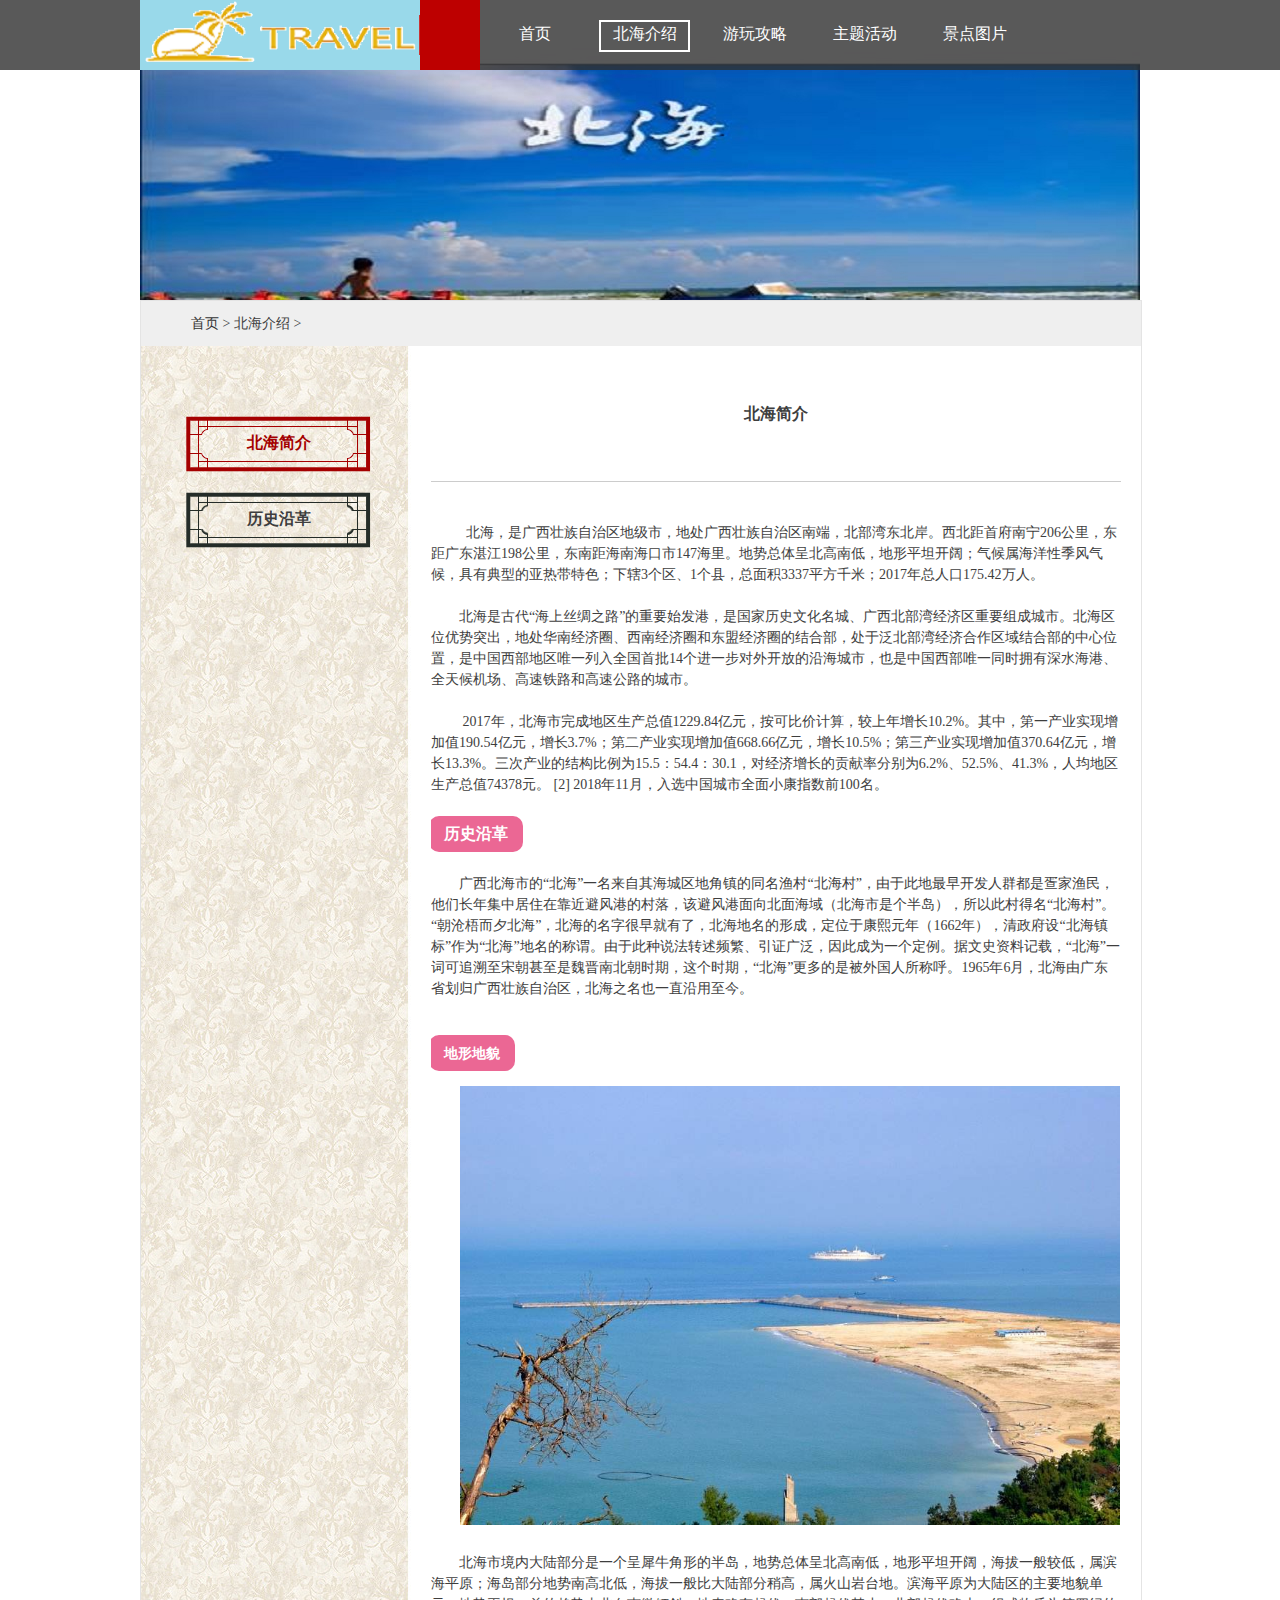
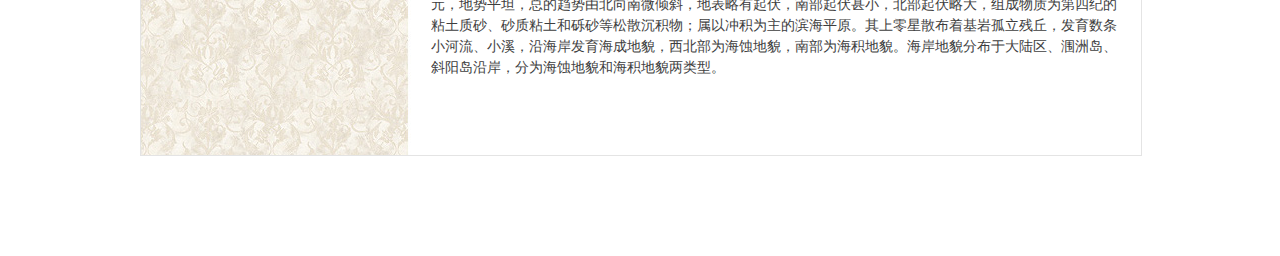
<file: beihai/about.html>
﻿<!DOCTYPE html>
<html>

<head lang="en">
	<meta name="baidu-site-verification" content="KSzoeJhuvK" />
	<meta charset="UTF-8">
	<link rel="stylesheet" href="css/reset.css">
	<link rel="stylesheet" href="css/style.css">
	<link rel="stylesheet" href="css/animation.css">
	<title>北海旅游网站</title>
	<script src="js/jquery-1.9.1.min.js"></script>
	<script src="js/mask.js"></script>
	<script>
		$(document).ready(function () {
			$("#search").click(function () {
				if ($(this).hasClass('close')) {
					$(this).removeClass("close");
					$(".drop-down").css("display", "block");
				} else {
					$(this).addClass("close");
					$(".drop-down").css("display", "none");
				}
			});
		});

		function SiteSearch(send_url, divTgs, channel_name) {
			var strwhere = "";
			if (channel_name !== undefined) {
				strwhere = "&channel_name=" + channel_name
			}
			var str = $.trim($(divTgs).val());
			if (str.length > 0 && str != "输入关健字") {
				window.location.href = send_url + "?keyword=" + encodeURI($(divTgs).val()) + strwhere;
			}
			return false;
		}
	</script>
</head>

<body style="background: url(images/timg4.jpg) center top no-repeat; ">
	<div class="header">
		<div class="middle" style="position: relative;">
			<div class="le a-fadeinL">
				<a href="#"><img src="picture/title.png"></a><span class="close" id="search"></span>
			</div>
			<div class="ri a-fadeinR">
				<ul>
					<li class="nav"><a href="index.html">首页</a></li>
					<li class="nav on"><a href="about.html">北海介绍</a></li>
					<li class="nav "><a href="gonglue.html">游玩攻略</a></li>
					<li class="nav "><a href="huodong.html">主题活动</a></li>
					<li class="nav"><a href="photo.html"> 景点图片</a></li>
				</ul>
			</div>
		</div>
	</div>
	<div class="main1 main3">
		<div class="main2">
			<div class="up">
				<a class="a-fadeinL" href="#">首页</a>&nbsp;<span class="a-fadeinL">></span>&nbsp;<span
					class="a-fadeinL">北海介绍</span>&nbsp;<span class="a-fadeinL">></span>&nbsp;<span
					class="a-fadeinL"></span>
			</div>
			<div class="down">
				<div class="left">
					<ul class="list" id="side_left">
						<li class="tips current a-bouncein">
							<a href="#"><strong>北海简介</strong></a></li>
						<li class="tips a-bouncein">
							<a href="#"><strong>历史沿革</strong></a></li>
					</ul>
				</div>
				<div class="right">
					<div class="mid mid1" style="font-size: 16px;line-height: 25px;">
						<h3 style="text-align: center;">北海简介</h3>
						<div class="article">
							<p align="left" class="MsoNormal" style="line-height: 150%;">
								<span style="font-size: 14px; font-family: SimSun;">　</span>
								<span style="font-size: 14px; font-family: SimSun;">　
									北海，是广西壮族自治区地级市，地处广西壮族自治区南端，北部湾东北岸。西北距首府南宁206公里，东距广东湛江198公里，东南距海南海口市147海里。地势总体呈北高南低，地形平坦开阔；气候属海洋性季风气候，具有典型的亚热带特色；下辖3个区、1个县，总面积3337平方千米；2017年总人口175.42万人。
								</span>
							</p>
							<p align="left" class="MsoNormal" style="line-height: 150%;">
								<span style="font-size: 14px; font-family: SimSun;">　　</span>
							</p>
							<p align="left" class="MsoNormal" style="line-height: 150%;">
								<span
									style="font-size: 14px; font-family: SimSun;">　　北海是古代“海上丝绸之路”的重要始发港，是国家历史文化名城、广西北部湾经济区重要组成城市。北海区位优势突出，地处华南经济圈、西南经济圈和东盟经济圈的结合部，处于泛北部湾经济合作区域结合部的中心位置，是中国西部地区唯一列入全国首批14个进一步对外开放的沿海城市，也是中国西部唯一同时拥有深水海港、全天候机场、高速铁路和高速公路的城市。
								</span>

							</p>
							<p align="left" class="MsoNormal" style="line-height: 150%;">
								<span style="font-size: 14px; font-family: SimSun;">　　</span>
							</p>
							<p align="left" class="MsoNormal" style="line-height: 150%;">
								<span style="font-size: 14px; font-family: SimSun;">　　
									2017年，北海市完成地区生产总值1229.84亿元，按可比价计算，较上年增长10.2%。其中，第一产业实现增加值190.54亿元，增长3.7%；第二产业实现增加值668.66亿元，增长10.5%；第三产业实现增加值370.64亿元，增长13.3%。三次产业的结构比例为15.5：54.4：30.1，对经济增长的贡献率分别为6.2%、52.5%、41.3%，人均地区生产总值74378元。
									[2] 2018年11月，入选中国城市全面小康指数前100名。</span>
							</p>
							<p align="left" class="MsoNormal" style="line-height: 150%;">
								<span style="font-size: 14px; font-family: SimSun;"><br>
								</span>
							</p>
							<section class="135editor" data-id="86152" data-color="rgb(216, 40, 33)"
								data-custom="rgb(216, 40, 33)"
								style="position: static; box-sizing: border-box; border: 0px none; padding: 0px; display: inline !important;">
								<section
									style="margin-top: 10px; margin-bottom: 10px; position: static; display: inline !important;">
									<section
										style="display: inline-block; vertical-align: middle; font-size: 19.2px; padding-left: 10px;">
										<section class="135brush" data-brushtype="text"
											style="display: inline !important;">
											<section class="135editor" data-id="85900"
												style="position: static; box-sizing: border-box; border: 0px none; padding: 0px; display: inline !important;">
												<section
													style="margin: 5px auto; text-align: center; display: inline !important;">
													<section
														style="height: 36px; display: inline-block; color: rgb(255, 255, 255); font-size: 16px; margin-left: -12px; padding: 0px 15px; line-height: 36px; border-radius: 10px; background-color: rgb(235, 103, 148);">
														<strong>​历史沿革</strong></section>
												</section>
											</section>
										</section>
									</section>
								</section>
							</section><strong style="font-size: 19.2px; line-height: 1.5;">​</strong>
							<p>
							</p>
							<p align="left" class="MsoNormal" style="line-height: 150%;">
								<span style="font-size: 14px; font-family: SimSun;"><br>
								</span>
							</p>
							<p align="left" class="MsoNormal" style="line-height: 150%;">
								<span
									style="font-size: 14px; font-family: SimSun;">​　　广西北海市的“北海”一名来自其海城区地角镇的同名渔村“北海村”，由于此地最早开发人群都是疍家渔民，他们长年集中居住在靠近避风港的村落，该避风港面向北面海域（北海市是个半岛），所以此村得名“北海村”。
									“朝沧梧而夕北海”，北海的名字很早就有了，北海地名的形成，定位于康熙元年（1662年），清政府设“北海镇标”作为“北海”地名的称谓。由于此种说法转述频繁、引证广泛，因此成为一个定例。据文史资料记载，“北海”一词可追溯至宋朝甚至是魏晋南北朝时期，这个时期，“北海”更多的是被外国人所称呼。1965年6月，北海由广东省划归广西壮族自治区，北海之名也一直沿用至今。
								</span><span style="font-size: 14px; font-family: SimSun;"></span><span
									style="font-size: 14px; font-family: SimSun;"></span>

							</p>
							<p align="left" class="MsoNormal" style="line-height: 150%;">
								<span style="font-size: 14px; font-family: SimSun;">　　</span>
							</p>
							<p align="left" class="MsoNormal" style="line-height: 150%;">
								<span
									style="font-size: 14px; font-family: SimSun; background-color: rgb(102, 102, 102);"><strong><strong
											style="font-family: SimSun; font-size: 14px; white-space: normal;"></strong></strong></span>
							</p>
							<section class="135editor" data-id="86152" data-color="rgb(216, 40, 33)"
								data-custom="rgb(216, 40, 33)"
								style="position: static; box-sizing: border-box; border: 0px none; padding: 0px;">
								<section style="margin-top: 10px; margin-bottom: 10px; position: static;">
									<section
										style="display: inline-block; vertical-align: middle; font-size: 19.2px; padding-left: 10px;">
										<section class="135brush" data-brushtype="text">
											<section class="135editor" data-id="85900"
												style="position: static; box-sizing: border-box; border: 0px none; padding: 0px;">
												<section style="margin: 5px auto; text-align: center;">
													<section
														style="height: 36px; display: inline-block; color: rgb(255, 255, 255); font-size: 16px; margin-left: -12px; padding: 0px 15px; line-height: 36px; border-radius: 10px; background-color: rgb(235, 103, 148);">
														<strong><strong
																style="font-family: SimSun; font-size: 14px; white-space: normal;"><strong>地形地貌</strong></strong></strong>
													</section>
												</section>
											</section>
										</section>
									</section>
								</section>
							</section>
							<p>
							</p>
							<p align="left" class="MsoNormal" style="text-align: center; line-height: 150%;">
								<span style="font-size: 14px; font-family: SimSun;">　　</span><img src="picture/timg.jpg"
									alt="">
							</p>
							<p align="left" class="MsoNormal" style="text-align: center; line-height: 150%;">
								<br>
							</p>
							<p align="left" class="MsoNormal" style="line-height: 150%;">
								<span
									style="font-size: 14px; font-family: SimSun;">　　北海市境内大陆部分是一个呈犀牛角形的半岛，地势总体呈北高南低，地形平坦开阔，海拔一般较低，属滨海平原；海岛部分地势南高北低，海拔一般比大陆部分稍高，属火山岩台地。滨海平原为大陆区的主要地貌单元，地势平坦，总的趋势由北向南微倾斜，地表略有起伏，南部起伏甚小，北部起伏略大，组成物质为第四纪的粘土质砂、砂质粘土和砾砂等松散沉积物；属以冲积为主的滨海平原。其上零星散布着基岩孤立残丘，发育数条小河流、小溪，沿海岸发育海成地貌，西北部为海蚀地貌，南部为海积地貌。海岸地貌分布于大陆区、涠洲岛、斜阳岛沿岸，分为海蚀地貌和海积地貌两类型。</span>
							</p>
							<p align="left" class="MsoNormal" style="line-height: 150%;">
								<span style="font-size: 14px; font-family: SimSun;">　　</span>

								<p align="left" class="MsoNormal" style="line-height: 150%;">
									<span style="font-size: 14px; font-family: SimSun;">　　</span>
								</p>
								<p align="left" class="MsoNormal" style="line-height: 150%;">
									<span
										style="font-size: 14px; font-family: SimSun; background-color: rgb(102, 102, 102);"><strong><strong
												style="font-family: SimSun; font-size: 14px; white-space: normal;"><strong></strong></strong></strong></span>
								</p>


							</p>
						</div>
					</div>
				</div>
			</div>
		</div>
	</div>
	<div class="footer" id="bottom-nav">
		<div class="left">

		</div>
	</div>
	<script src="js/common.js"></script>
</body>

</html>
</file>
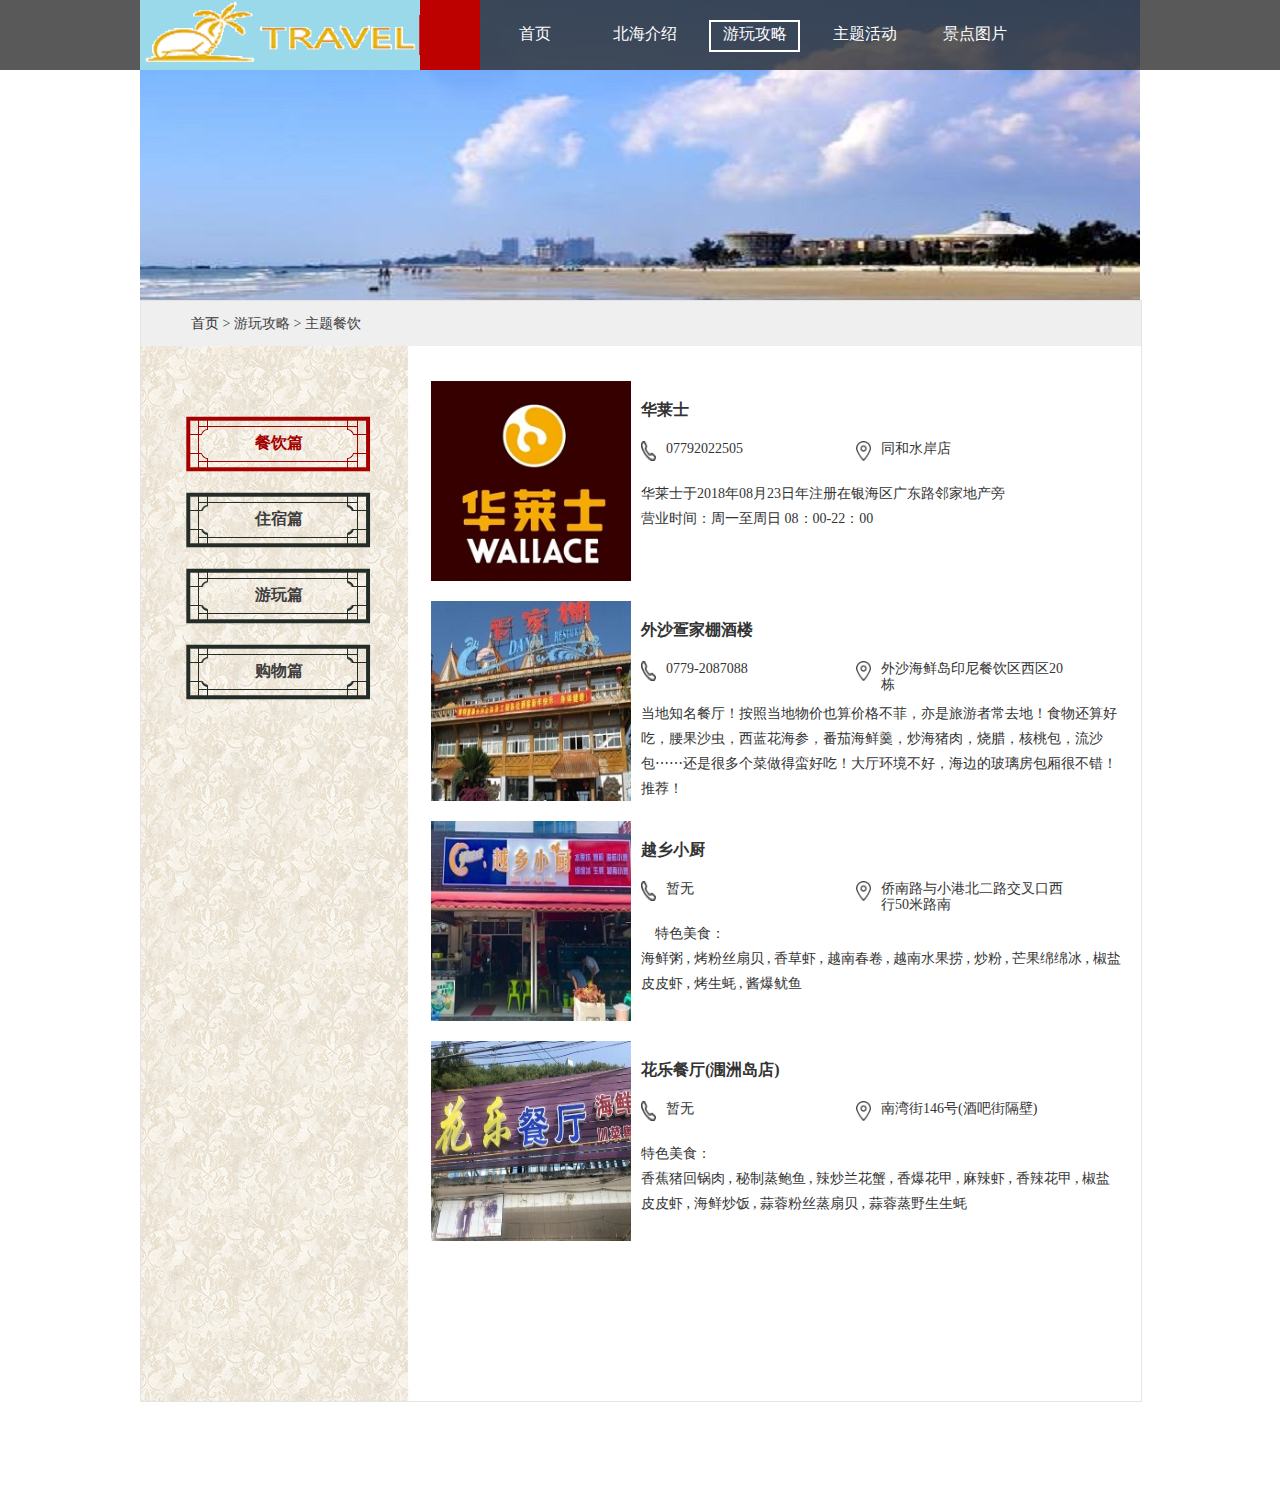
<file: beihai/gonglue.html>
﻿<!DOCTYPE html>
<html>

<head lang="en">
	<meta name="baidu-site-verification" content="KSzoeJhuvK" />
	<meta charset="UTF-8">
	<link rel="stylesheet" href="css/reset.css">
	<link rel="stylesheet" href="css/style.css">
	<link rel="stylesheet" href="css/animation.css">
	<title>北海旅游网站</title>
	<script src="js/jquery-1.9.1.min.js"></script>
	<script src="js/mask.js"></script>
	<script>
		$(document).ready(function () {
			$("#search").click(function () {
				if ($(this).hasClass('close')) {
					$(this).removeClass("close");
					$(".drop-down").css("display", "block");
				} else {
					$(this).addClass("close");
					$(".drop-down").css("display", "none");
				}
			});
		});

		function SiteSearch(send_url, divTgs, channel_name) {
			var strwhere = "";
			if (channel_name !== undefined) {
				strwhere = "&channel_name=" + channel_name
			}
			var str = $.trim($(divTgs).val());
			if (str.length > 0 && str != "输入关健字") {
				window.location.href = send_url + "?keyword=" + encodeURI($(divTgs).val()) + strwhere;
			}
			return false;
		}
	</script>
</head>

<body style="background: url(images/timg1.jpg) center top no-repeat;">
	<div class="header">
		<div class="middle" style="position: relative;">
			<div class="le a-fadeinL">
				<a href="#"><img src="picture/title.png"></a><span class="close" id="search"></span>
			</div>
			<div class="ri a-fadeinR">
				<ul>
					<li class="nav"><a href="index.html">首页</a></li>
					<li class="nav"><a href="about.html">北海介绍</a></li>
					<li class="nav on"><a href="gonglue.html">游玩攻略</a></li>
					<li class="nav "><a href="huodong.html">主题活动</a></li>
					<li class="nav"><a href="photo.html">景点图片</a></li>
				</ul>
			</div>
		</div>
	</div>
	<div class="main1 main3">
		<div class="main2">
			<div class="up">
				<a class="a-fadeinL" href="index.html">首页</a>&nbsp;<span class="a-fadeinL">></span>&nbsp;<span
					class="a-fadeinL">游玩攻略</span>&nbsp;<span class="a-fadeinL">></span>&nbsp;<span
					class="a-fadeinL">主题餐饮</span>
			</div>
			<div class="down">
				<div class="left">
					<ul class="list" id="side_left">
						<li class="tips current a-bouncein">
							<a href="gonglue.html"><strong>餐饮篇</strong></a></li>
						<li class="tips a-bouncein">
							<a href="hotle.html"><strong>住宿篇</strong></a></li>
						<li class="tips a-bouncein">
							<a href="play.html"><strong>游玩篇</strong></a></li>
						<li class="tips a-bouncein">
							<a href="shopping.html"><strong>购物篇</strong></a></li>
					</ul>
				</div>
				<div class="right">
					<div class="mid mid1">
						<ul class="travel-tips">
							<li class="content a-fadeinR">
								<a href="#">
									<div class="picture">
										<img src="picture/华莱士.jpg">
									</div>
									<div class="intro">
										<div class="name">
											华莱士
										</div>
										<div class="place">
											<ul>
												<li><img src="picture/phone.png" alt="" /></li>
												<li class="text">07792022505</li>
												<li><img src="picture/place.png" alt="" /></li>
												<li class="text">同和水岸店</li>
											</ul>
										</div>
										<div class="illustrate">
											华莱士于2018年08月23日年注册在银海区广东路邻家地产旁<br />
											营业时间：周一至周日 08：00-22：00
										</div>
									</div>
								</a>
							</li>
							<li class="content a-fadeinR">
								<a href="#">
									<div class="picture">
										<img src="picture/外沙疍家棚酒楼.jpg">
									</div>
									<div class="intro">
										<div class="name">
											外沙疍家棚酒楼
										</div>
										<div class="place">
											<ul>
												<li><img src="picture/phone.png" alt="" /></li>
												<li class="text">0779-2087088</li>
												<li><img src="picture/place.png" alt="" /></li>
												<li class="text">外沙海鲜岛印尼餐饮区西区20栋</li>
											</ul>
										</div>
										<div class="illustrate">
											当地知名餐厅！按照当地物价也算价格不菲，亦是旅游者常去地！食物还算好吃，腰果沙虫，西蓝花海参，番茄海鲜羹，炒海猪肉，烧腊，核桃包，流沙包⋯⋯还是很多个菜做得蛮好吃！大厅环境不好，海边的玻璃房包厢很不错！推荐！
										</div>
									</div>
								</a>
							</li>
							<li class="content a-fadeinR">
								<a href="#">
									<div class="picture">
										<img src="picture/越乡小厨.jpg">
									</div>
									<div class="intro">
										<div class="name">
											越乡小厨
										</div>
										<div class="place">
											<ul>
												<li><img src="picture/phone.png" alt="" /></li>
												<li class="text">暂无</li>
												<li><img src="picture/place.png" alt="" /></li>
												<li class="text">侨南路与小港北二路交叉口西行50米路南</li>
											</ul>
										</div>
										<div class="illustrate">
											​　特色美食：<br />
											海鲜粥 , 烤粉丝扇贝 , 香草虾 , 越南春卷 , 越南水果捞 , 炒粉 , 芒果绵绵冰 , 椒盐皮皮虾 , 烤生蚝 , 酱爆鱿鱼
										</div>
									</div>
								</a>
							</li>
							<li class="content a-fadeinR">
								<a href="#">
									<div class="picture">
										<img src="picture/花乐餐厅(涠洲岛店).jpg">
									</div>
									<div class="intro">
										<div class="name">
											花乐餐厅(涠洲岛店)
										</div>
										<div class="place">
											<ul>
												<li><img src="picture/phone.png" alt="" /></li>
												<li class="text">暂无</li>
												<li><img src="picture/place.png" alt="" /></li>
												<li class="text">南湾街146号(酒吧街隔壁)</li>
											</ul>
										</div>
										<div class="illustrate">
											特色美食：<br />
											香蕉猪回锅肉 , 秘制蒸鲍鱼 , 辣炒兰花蟹 , 香爆花甲 , 麻辣虾 , 香辣花甲 , 椒盐皮皮虾 , 海鲜炒饭 , 蒜蓉粉丝蒸扇贝 ,
											蒜蓉蒸野生生蚝
										</div>
									</div>
								</a>
							</li>
						</ul>

					</div>
				</div>
			</div>
		</div>
	</div>
	<div class="footer" id="bottom-nav">
		<div class="left">
		</div>
		<script src="js/common.js"></script>
</body>

</html>
</file>
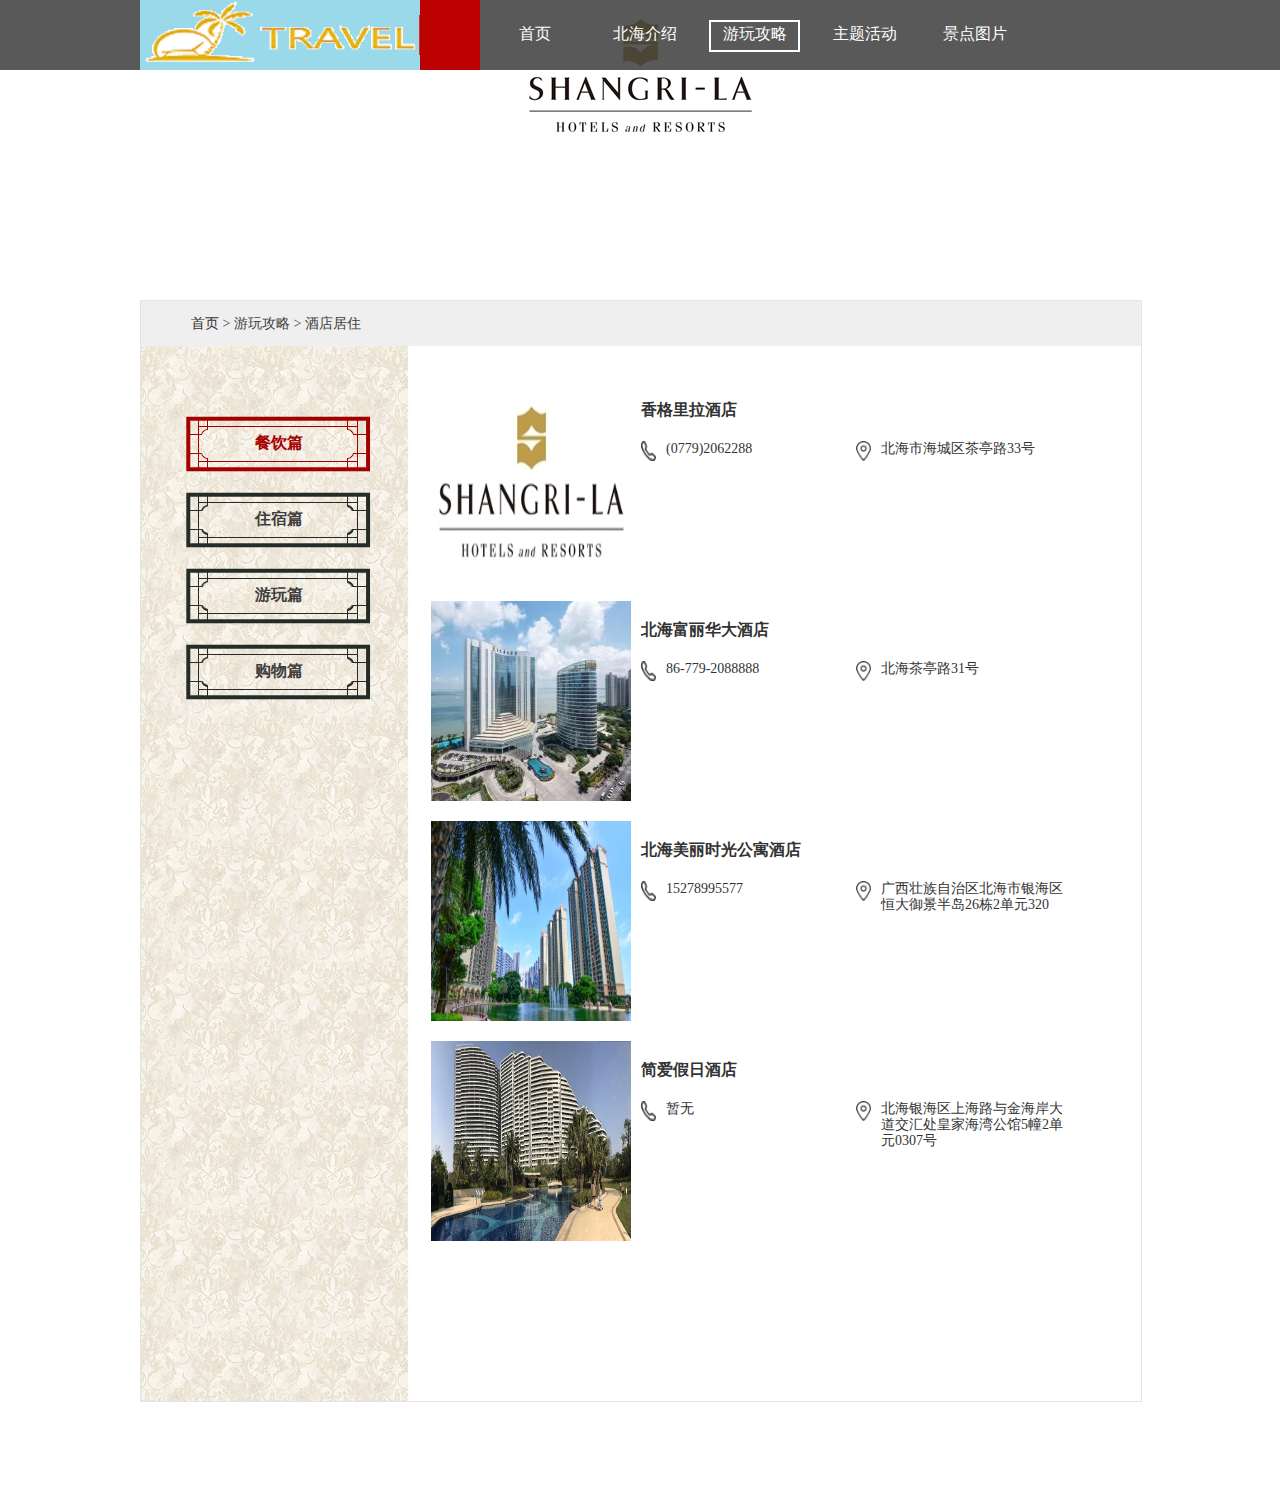
<file: beihai/hotle.html>
<!DOCTYPE html>
<html>

<head lang="en">
	<meta name="baidu-site-verification" content="KSzoeJhuvK" />
	<meta charset="UTF-8">
	<link rel="stylesheet" href="css/reset.css">
	<link rel="stylesheet" href="css/style.css">
	<link rel="stylesheet" href="css/animation.css">
	<title>北海旅游网站</title>
	<script src="js/jquery-1.9.1.min.js"></script>
	<script src="js/mask.js"></script>
	<script>
		$(document).ready(function () {
			$("#search").click(function () {
				if ($(this).hasClass('close')) {
					$(this).removeClass("close");
					$(".drop-down").css("display", "block");
				} else {
					$(this).addClass("close");
					$(".drop-down").css("display", "none");
				}
			});
		});

		function SiteSearch(send_url, divTgs, channel_name) {
			var strwhere = "";
			if (channel_name !== undefined) {
				strwhere = "&channel_name=" + channel_name
			}
			var str = $.trim($(divTgs).val());
			if (str.length > 0 && str != "输入关健字") {
				window.location.href = send_url + "?keyword=" + encodeURI($(divTgs).val()) + strwhere;
			}
			return false;
		}
	</script>
</head>

<body style="background: url(picture/香格里拉酒店.jpg) center top no-repeat;">
	<div class="header">
		<div class="middle" style="position: relative;">
			<div class="le a-fadeinL">
				<a href="#"><img src="picture/title.png"></a><span class="close" id="search"></span>
			</div>
			<div class="ri a-fadeinR">
				<ul>
					<li class="nav"><a href="index.html">首页</a></li>
					<li class="nav"><a href="about.html">北海介绍</a></li>
					<li class="nav on"><a href="gonglue.html">游玩攻略</a></li>
					<li class="nav "><a href="huodong.html">主题活动</a></li>
					<li class="nav"><a href="photo.html">景点图片</a></li>
				</ul>
			</div>
		</div>
	</div>
	<div class="main1 main3">
		<div class="main2">
			<div class="up">
				<a class="a-fadeinL" href="index.html">首页</a>&nbsp;<span class="a-fadeinL">></span>&nbsp;<span
					class="a-fadeinL">游玩攻略</span>&nbsp;<span class="a-fadeinL">></span>&nbsp;<span
					class="a-fadeinL">酒店居住</span>
			</div>
			<div class="down">
				<div class="left">
					<ul class="list" id="side_left">
						<li class="tips current a-bouncein">
							<a href="gonglue.html"><strong>餐饮篇</strong></a></li>
						<li class="tips a-bouncein">
							<a href="hotle.html"><strong>住宿篇</strong></a></li>
						<li class="tips a-bouncein">
							<a href="play.html"><strong>游玩篇</strong></a></li>
						<li class="tips a-bouncein">
							<a href="shopping.html"><strong>购物篇</strong></a></li>
					</ul>
				</div>
				<div class="right">
					<div class="mid mid1">
						<ul class="travel-tips">
							<li class="content a-fadeinR">
								<a href="#">
									<div class="picture">
										<img src="picture/香格里拉酒店.jpg">
									</div>
									<div class="intro">
										<div class="name">
											香格里拉酒店
										</div>
										<div class="place">
											<ul>
												<li><img src="picture/phone.png" alt="" /></li>
												<li class="text">(0779)2062288</li>
												<li><img src="picture/place.png" alt="" /></li>
												<li class="text">北海市海城区茶亭路33号</li>
											</ul>
										</div>
									</div>
								</a>
							</li>
							<li class="content a-fadeinR">
								<a href="#">
									<div class="picture">
										<img src="picture/北海富丽华大酒店.webp">
									</div>
									<div class="intro">
										<div class="name">
											北海富丽华大酒店
										</div>
										<div class="place">
											<ul>
												<li><img src="picture/phone.png" alt="" /></li>
												<li class="text">86-779-2088888</li>
												<li><img src="picture/place.png" alt="" /></li>
												<li class="text">北海茶亭路31号 </li>
											</ul>
										</div>
									</div>
								</a>
							</li>
							<li class="content a-fadeinR">
								<a href="#">
									<div class="picture">
										<img src="picture/北海美丽时光公寓酒店.jpg">
									</div>
									<div class="intro">
										<div class="name">
											北海美丽时光公寓酒店
										</div>
										<div class="place">
											<ul>
												<li><img src="picture/phone.png" alt="" /></li>
												<li class="text">15278995577</li>
												<li><img src="picture/place.png" alt="" /></li>
												<li class="text"> 广西壮族自治区北海市银海区恒大御景半岛26栋2单元320</li>
											</ul>
										</div>
									</div>
								</a>
							</li>
							<li class="content a-fadeinR">
								<a href="#">
									<div class="picture">
										<img src="picture/简爱假日酒店.jpg">
									</div>
									<div class="intro">
										<div class="name">
											简爱假日酒店
										</div>
										<div class="place">
											<ul>
												<li><img src="picture/phone.png" alt="" /></li>
												<li class="text">暂无</li>
												<li><img src="picture/place.png" alt="" /></li>
												<li class="text">北海银海区上海路与金海岸大道交汇处皇家海湾公馆5幢2单元0307号</li>
											</ul>
										</div>
									</div>
								</a>
							</li>
						</ul>
					</div>
				</div>
			</div>
		</div>
	</div>
	<div class="footer" id="bottom-nav">
		<div class="left">
		</div>
		<script src="js/common.js"></script>
</body>

</html>
</file>
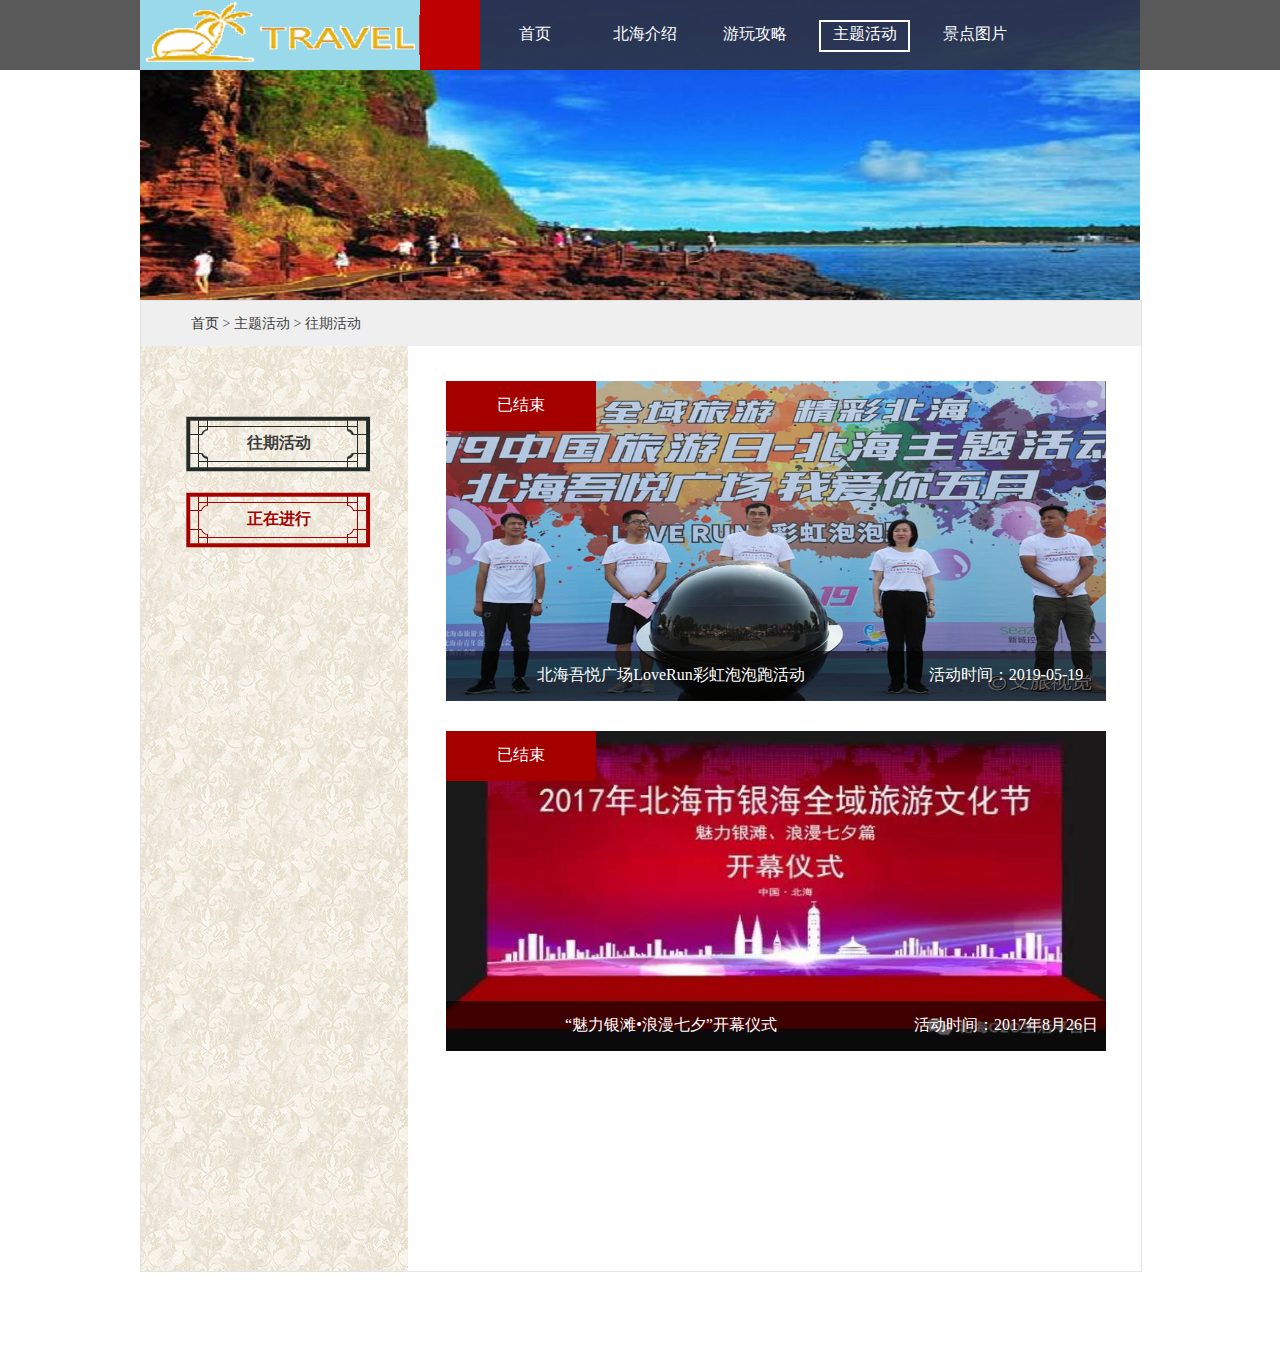
<file: beihai/huodong.html>
﻿<!DOCTYPE html>
<html>

<head lang="en">
	<meta name="baidu-site-verification" content="KSzoeJhuvK" />
	<meta charset="UTF-8">
	<link rel="stylesheet" href="css/reset.css">
	<link rel="stylesheet" href="css/style.css">
	<link rel="stylesheet" href="css/animation.css">
	<title>北海旅游网站</title>
	<script src="js/jquery-1.9.1.min.js"></script>
	<script src="js/mask.js"></script>
	<script>
		$(document).ready(function () {
			$("#search").click(function () {
				if ($(this).hasClass('close')) {
					$(this).removeClass("close");
					$(".drop-down").css("display", "block");
				} else {
					$(this).addClass("close");
					$(".drop-down").css("display", "none");
				}
			});
		});

		function SiteSearch(send_url, divTgs, channel_name) {
			var strwhere = "";
			if (channel_name !== undefined) {
				strwhere = "&channel_name=" + channel_name
			}
			var str = $.trim($(divTgs).val());
			if (str.length > 0 && str != "输入关健字") {
				window.location.href = send_url + "?keyword=" + encodeURI($(divTgs).val()) + strwhere;
			}
			return false;
		}
	</script>
</head>

<body style="background: url(images/1.jpg) center top no-repeat;">
	<div class="header">
		<div class="middle" style="position: relative;">
			<div class="le a-fadeinL">
				<a href="#"><img src="picture/title.png"></a><span class="close" id="search"></span>
			</div>
			<div class="ri a-fadeinR">
				<ul>
					<li class="nav"><a href="index.html">首页</a></li>
					<li class="nav"><a href="about.html">北海介绍</a></li>
					<li class="nav"><a href="gonglue.html">游玩攻略</a></li>
					<li class="nav on"><a href="huodong.html">主题活动</a></li>
					<li class="nav"><a href="photo.html">景点图片</a></li>
				</ul>
			</div>
		</div>
	</div>
	<div class="main1 main3" style="min-height: 970px;">
		<div class="main2" style="min-height: 970px;">
			<div class="up">
				<a class="a-fadeinL" href="#">首页</a>&nbsp;<span class="a-fadeinL">></span>&nbsp;<span
					class="a-fadeinL">主题活动</span>&nbsp;<span class="a-fadeinL">></span>&nbsp;<span
					class="a-fadeinL">往期活动</span>
			</div>
			<div class="down" style="min-height: 925px;">
				<div class="left" style="min-height: 925px;">
					<ul class="list" id="side_left">
						<li class="tips a-bouncein">
							<a href="#"><strong>往期活动</strong></a></li>
						<li class="tips current a-bouncein">
							<a href="#"><strong>正在进行</strong></a></li>
					</ul>
				</div>
				<div class="right" style="min-height: 925px;">
					<div class="mid" style="min-height: 840px;">
						<ul class="tes3">
							<li class="activity-introduce a-fadeinR">
								<a href="#">
									<div class="img">
										<img src="picture/彩虹泡泡.png" alt="" />
									</div>
									<div class="doing">
										已结束
									</div>
									<div class="float">
										<span style="width: 450px;float:left;">北海吾悦广场LoveRun彩虹泡泡跑活动

										</span>
										<span style="width: 200px;float:right;">活动时间：2019-05-19</span>
									</div>
								</a>
							</li>
							<li class="activity-introduce a-fadeinR">
								<a href="#">
									<div class="img">
										<img src="picture/银滩活动.jpeg" alt="" />
									</div>
									<div class="doing">
										已结束
									</div>
									<div class="float">
										<span style="width: 450px;float:left;">“魅力银滩•浪漫七夕”开幕仪式</span>
										<span style="width: 200px;float:right;">活动时间：2017年8月26日</span>
									</div>
								</a>
							</li>
						</ul>

					</div>
				</div>
			</div>
		</div>
	</div>
	<div class="footer" id="bottom-nav">
		<div class="left">

		</div>
		<script src="js/common.js"></script>
</body>

</html>
</file>
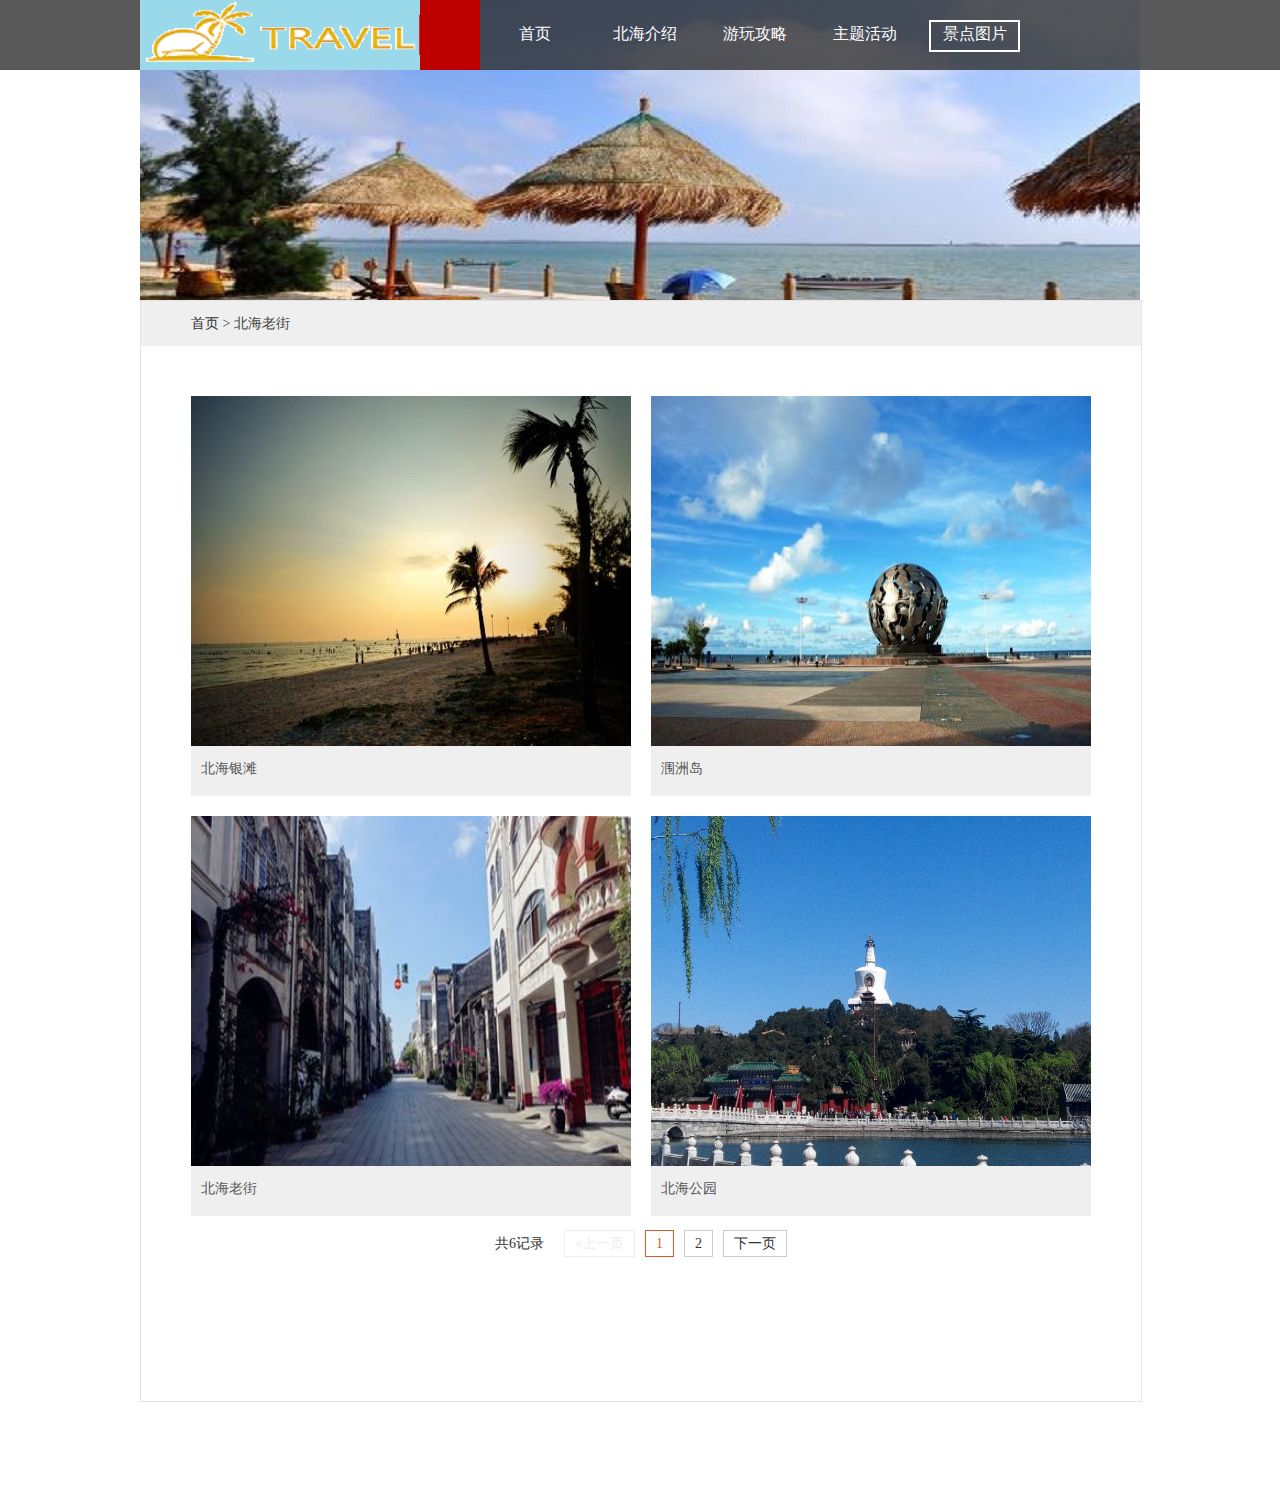
<file: beihai/photo.html>
﻿<!DOCTYPE html>
<html>

<head lang="en">
	<meta name="baidu-site-verification" content="KSzoeJhuvK" />
	<meta charset="UTF-8">
	<link rel="stylesheet" href="css/reset.css">
	<link rel="stylesheet" href="css/style.css">
	<link rel="stylesheet" href="css/animation.css">
	<title>北海旅游网站</title>
	<script src="js/jquery-1.9.1.min.js"></script>
	<script src="js/mask.js"></script>
	<script>
		$(document).ready(function () {
			$("#search").click(function () {
				if ($(this).hasClass('close')) {
					$(this).removeClass("close");
					$(".drop-down").css("display", "block");
				} else {
					$(this).addClass("close");
					$(".drop-down").css("display", "none");
				}
			});
		});

		function SiteSearch(send_url, divTgs, channel_name) {
			var strwhere = "";
			if (channel_name !== undefined) {
				strwhere = "&channel_name=" + channel_name
			}
			var str = $.trim($(divTgs).val());
			if (str.length > 0 && str != "输入关健字") {
				window.location.href = send_url + "?keyword=" + encodeURI($(divTgs).val()) + strwhere;
			}
			return false;
		}
	</script>
</head>

<body style="background: url(images/2.jpg) center top no-repeat;">
	<div class="header">
		<div class="middle" style="position: relative;">
			<div class="le a-fadeinL">
				<a href="#"><img src="picture/title.png"></a><span class="close" id="search"></span>
			</div>
			<div class="ri a-fadeinR">
				<ul>
					<li class="nav"><a href="index.html">首页</a></li>
					<li class="nav"><a href="about.html">北海介绍</a></li>
					<li class="nav"><a href="gonglue.html">游玩攻略</a></li>
					<li class="nav"><a href="huodong.html">主题活动</a></li>
					<li class="nav on"><a href="photo.html">景点图片</a></li>
				</ul>
			</div>
		</div>
	</div>
	<div class="main1" style="height: 1030px;">
		<div class="main2" style="height: 1030px;">
			<div class="up">
				<a class="a-fadeinL" href="/index.html">首页</a>&nbsp;<span class="a-fadeinL">></span>&nbsp;<span
					class="a-fadeinL">北海老街</span>
			</div>
			<div class="down" style="height: 980px;">
				<div class="mid mid2" id="mid">
					<ul class="images" id="image">
						<li class="a-bouncein">
							<a href="/yinxianglaojie_article-300-6240.html">
								<div class="images1">
									<img src="picture/北海银滩.jpg">
								</div>
								<div class="text3">
									北海银滩
								</div>
							</a>
						</li>
						<li class="a-bouncein">
							<a href="/yinxianglaojie_article-300-6096.html">
								<div class="images1">
									<img src="picture/涠洲岛.jpg">
								</div>
								<div class="text3">
									涠洲岛
								</div>
							</a>
						</li>
						<li class="a-bouncein">
							<a href="/yinxianglaojie_article-300-6097.html">
								<div class="images1">
									<img src="picture/北海老街.jpg">
								</div>
								<div class="text3">
									北海老街
								</div>
							</a>
						</li>
						<li class="a-bouncein">
							<a href="/yinxianglaojie_article-300-6098.html">
								<div class="images1">
									<img src="picture/北海公园.jpg">
								</div>
								<div class="text3">
									北海公园
								</div>
							</a>
						</li>
					</ul>
					<div class="pages11" style="width: 900px">
						<span>共6记录</span><span class="disabled">«上一页</span><span class="current">1</span><a
							href="photo_content.html">2</a><a href="photo_content.html">下一页</a>
					</div>
				</div>
			</div>
		</div>
	</div>
	<div class="footer" id="bottom-nav">
		<div class="left">

		</div>
		<script src="js/common.js"></script>
</body>

</html>
</file>
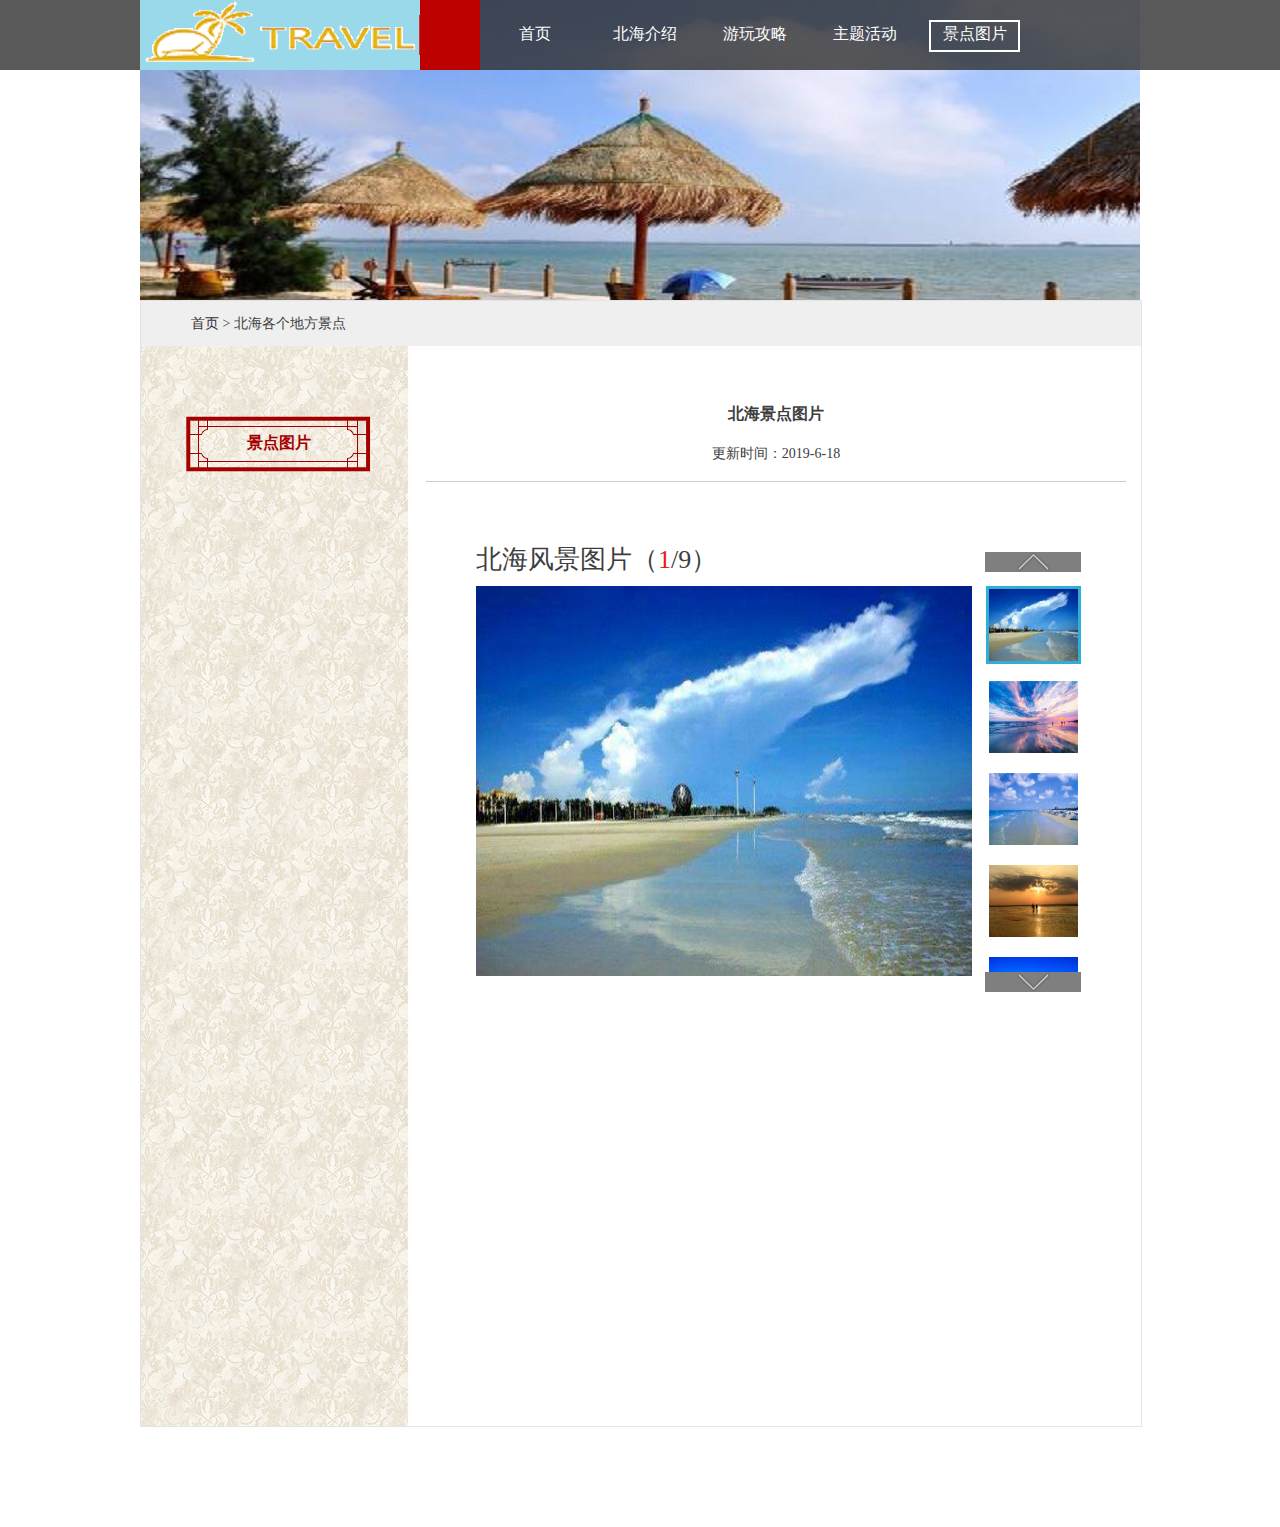
<file: beihai/photo_content.html>
﻿<!DOCTYPE html>
<html>

<head lang="en">
	<meta name="baidu-site-verification" content="KSzoeJhuvK">
	<meta charset="UTF-8">
	<link rel="stylesheet" href="css/reset.css">
	<link rel="stylesheet" href="css/style.css">
	<link rel="stylesheet" href="css/animation.css">
	<title>北海旅游网站</title>
	<script src="js/jquery-1.9.1.min.js"></script>
	<script src="js/mask.js"></script>
	<script>
		function SiteSearch(o, s, e) {
			var n = "";
			void 0 !== e && (n = "&channel_name=" + e);
			var a = $.trim($(s).val());
			return a.length > 0 && "输入关健字" != a && (window.location.href = o + "?keyword=" + encodeURI($(s).val()) + n), !1
		}
		$(document).ready(function () {
			$("#search").click(function () {
				$(this).hasClass("close") ? ($(this).removeClass("close"), $(".drop-down").css("display",
					"block")) : ($(this).addClass("close"), $(".drop-down").css("display", "none"))
			})
		});
	</script>
</head>

<body style="background:url(images/2.jpg) center top no-repeat">
	<div class="header">
		<div class="middle" style="position: relative;">
			<div class="le a-fadeinL">
				<a href="#"><img src="picture/title.png"></a><span class="close" id="search"></span>
			</div>
			<div class="ri a-fadeinR">
				<ul>
					<li class="nav"><a href="index.html">首页</a></li>
					<li class="nav"><a href="about.html">北海介绍</a></li>
					<li class="nav"><a href="gonglue.html">游玩攻略</a></li>
					<li class="nav"><a href="huodong.html">主题活动</a></li>
					<li class="nav on"><a href="photo.html">景点图片</a></li>
				</ul>
			</div>
		</div>
	</div>
	<div class="main1 main3">
		<div class="main2">
			<div class="up">
				<a class="a-fadeinL" href="/index.html">首页</a>&nbsp;<span class="a-fadeinL">></span>&nbsp;<span
					class="a-fadeinL">北海各个地方景点</span>
			</div>
			<div class="down">
				<div class="left">
					<ul class="list" id="side_left">
						<li class="tips current a-bouncein"><a href="/yinxianglaojie-300.html"><strong>景点图片</strong></a>
						</li>
					</ul>
				</div>
				<div class="right">
					<div class="mid mid1" style="line-height:25px;width:700px">
						<h3 style="text-align:center"><span style="width:700px;float:left">北海景点图片</span><span
								style="width:700px;float:left;font-weight:400;font-size:14px;padding-top:15px">更新时间：2019-6-18</span>
						</h3>
						<div class="article" style="display:none">
							<p>
								<img src="景点图片/1.jpg" alt="">
								<img src="景点图片/2.jpg" alt="">
								<img src="景点图片/3.jpg" alt="">
								<img src="景点图片/4.jpg" alt="">
								<img src="景点图片/5.jpg" alt="">
								<img src="景点图片/6.jpg" alt="">
								<img src="景点图片/7.jpg" alt="">
								<img src="景点图片/8.jpg" alt="">
								<img src="景点图片/9.jpg" alt="">
							</p>
						</div>
						<div id="sildes">
							<div class="control">
								<div class="summary">
									北海风景图片（<span class="red" id="cur">1</span>/<span id="total">1</span>）
								</div>
								<ul class="change">
								</ul>
							</div>
							<div class="thumbWrap">
								<div class="thumbCont">
									<ul>
									</ul>
								</div>
							</div>
						</div>
					</div>
					<div class="share">
						<script>
							with(window._bd_share_config = {
								common: {
									bdSnsKey: {},
									bdText: "北海老街",
									bdMini: "2",
									bdMiniList: !1,
									bdPic: "",
									bdStyle: "1",
									bdSize: "24"
								},
								share: {}
							}, document) 0[(getElementsByTagName("head")[0] || body).appendChild(createElement("script")).src =
								"http://bdimg.share.baidu.com/static/api/js/share.js?v=89860593.js?cdnversion=" + ~(-new Date / 36e5)];
						</script>
					</div>
				</div>
			</div>
		</div>
	</div>
	<div class="footer" id="bottom-nav">
		<div class="left">

		</div>
		<script src="js/common.js"></script>
		<script>
			$(document).ready(function () {
				$(".article img").each(function () {
					$(this).attr("bigImg", $(this).attr("src")), $(".thumbCont ul").append($("<li></li>").append(
						$(this)))
				})
			});
		</script>
		<script src="js/photo-slides.js"></script>
		<script type="text/javascript">
			$(function () {
				$("#sildes").olvSlides({
					thumb: !0,
					effect: "fade",
					fadeSpeed: 150,
					hoverPause: !0
				});
				var e = $(".thumbCont li").length;
				$("#total").html(e)
			});
		</script>
</body>

</html>
</file>
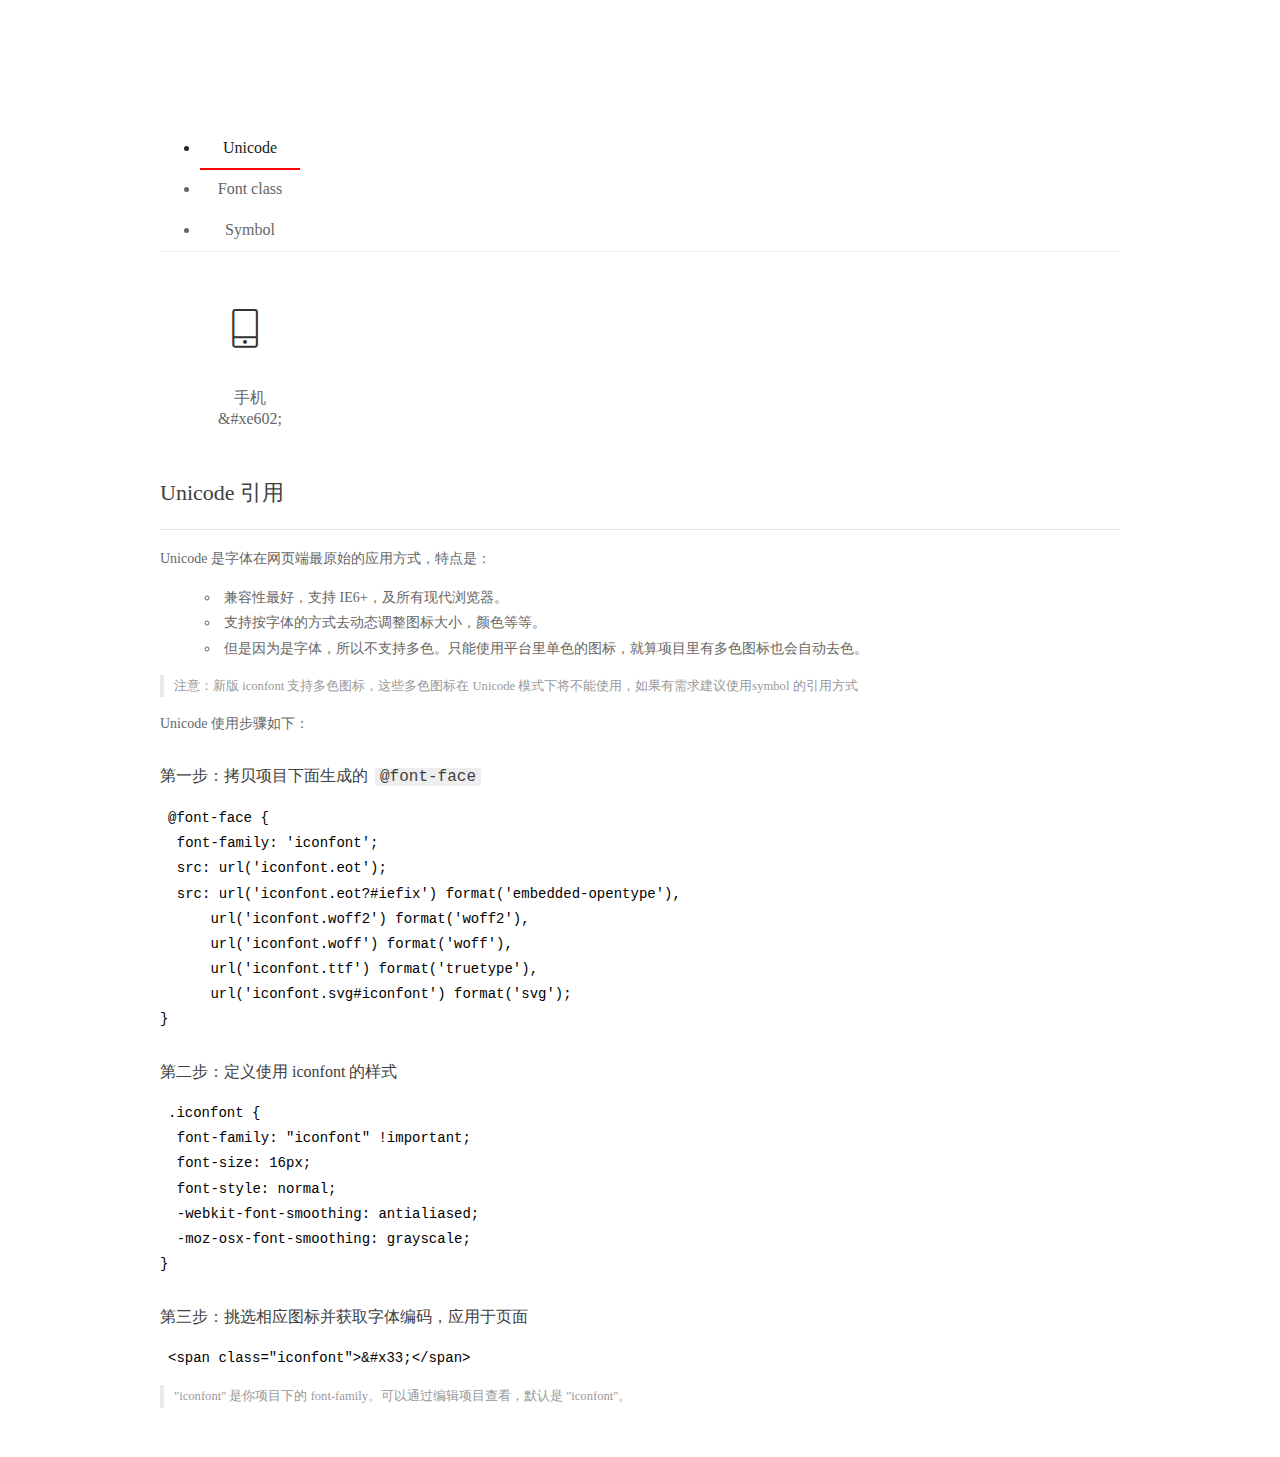
<file: hunliji/font/demo_index.html>
<!DOCTYPE html>
<html>
<head>
  <meta charset="utf-8"/>
  <title>IconFont Demo</title>
  <link rel="shortcut icon" href="https://gtms04.alicdn.com/tps/i4/TB1_oz6GVXXXXaFXpXXJDFnIXXX-64-64.ico" type="image/x-icon"/>
  <link rel="stylesheet" href="https://g.alicdn.com/thx/cube/1.3.2/cube.min.css">
  <link rel="stylesheet" href="demo.css">
  <link rel="stylesheet" href="iconfont.css">
  <script src="iconfont.js"></script>
  <!-- jQuery -->
  <script src="https://a1.alicdn.com/oss/uploads/2018/12/26/7bfddb60-08e8-11e9-9b04-53e73bb6408b.js"></script>
  <!-- 代码高亮 -->
  <script src="https://a1.alicdn.com/oss/uploads/2018/12/26/a3f714d0-08e6-11e9-8a15-ebf944d7534c.js"></script>
</head>
<body>
  <div class="main">
    <h1 class="logo"><a href="https://www.iconfont.cn/" title="iconfont 首页" target="_blank">&#xe86b;</a></h1>
    <div class="nav-tabs">
      <ul id="tabs" class="dib-box">
        <li class="dib active"><span>Unicode</span></li>
        <li class="dib"><span>Font class</span></li>
        <li class="dib"><span>Symbol</span></li>
      </ul>
      
    </div>
    <div class="tab-container">
      <div class="content unicode" style="display: block;">
          <ul class="icon_lists dib-box">
          
            <li class="dib">
              <span class="icon iconfont">&#xe602;</span>
                <div class="name">手机</div>
                <div class="code-name">&amp;#xe602;</div>
              </li>
          
          </ul>
          <div class="article markdown">
          <h2 id="unicode-">Unicode 引用</h2>
          <hr>

          <p>Unicode 是字体在网页端最原始的应用方式，特点是：</p>
          <ul>
            <li>兼容性最好，支持 IE6+，及所有现代浏览器。</li>
            <li>支持按字体的方式去动态调整图标大小，颜色等等。</li>
            <li>但是因为是字体，所以不支持多色。只能使用平台里单色的图标，就算项目里有多色图标也会自动去色。</li>
          </ul>
          <blockquote>
            <p>注意：新版 iconfont 支持多色图标，这些多色图标在 Unicode 模式下将不能使用，如果有需求建议使用symbol 的引用方式</p>
          </blockquote>
          <p>Unicode 使用步骤如下：</p>
          <h3 id="-font-face">第一步：拷贝项目下面生成的 <code>@font-face</code></h3>
<pre><code class="language-css"
>@font-face {
  font-family: 'iconfont';
  src: url('iconfont.eot');
  src: url('iconfont.eot?#iefix') format('embedded-opentype'),
      url('iconfont.woff2') format('woff2'),
      url('iconfont.woff') format('woff'),
      url('iconfont.ttf') format('truetype'),
      url('iconfont.svg#iconfont') format('svg');
}
</code></pre>
          <h3 id="-iconfont-">第二步：定义使用 iconfont 的样式</h3>
<pre><code class="language-css"
>.iconfont {
  font-family: "iconfont" !important;
  font-size: 16px;
  font-style: normal;
  -webkit-font-smoothing: antialiased;
  -moz-osx-font-smoothing: grayscale;
}
</code></pre>
          <h3 id="-">第三步：挑选相应图标并获取字体编码，应用于页面</h3>
<pre>
<code class="language-html"
>&lt;span class="iconfont"&gt;&amp;#x33;&lt;/span&gt;
</code></pre>
          <blockquote>
            <p>"iconfont" 是你项目下的 font-family。可以通过编辑项目查看，默认是 "iconfont"。</p>
          </blockquote>
          </div>
      </div>
      <div class="content font-class">
        <ul class="icon_lists dib-box">
          
          <li class="dib">
            <span class="icon iconfont icon-shouji"></span>
            <div class="name">
              手机
            </div>
            <div class="code-name">.icon-shouji
            </div>
          </li>
          
        </ul>
        <div class="article markdown">
        <h2 id="font-class-">font-class 引用</h2>
        <hr>

        <p>font-class 是 Unicode 使用方式的一种变种，主要是解决 Unicode 书写不直观，语意不明确的问题。</p>
        <p>与 Unicode 使用方式相比，具有如下特点：</p>
        <ul>
          <li>兼容性良好，支持 IE8+，及所有现代浏览器。</li>
          <li>相比于 Unicode 语意明确，书写更直观。可以很容易分辨这个 icon 是什么。</li>
          <li>因为使用 class 来定义图标，所以当要替换图标时，只需要修改 class 里面的 Unicode 引用。</li>
          <li>不过因为本质上还是使用的字体，所以多色图标还是不支持的。</li>
        </ul>
        <p>使用步骤如下：</p>
        <h3 id="-fontclass-">第一步：引入项目下面生成的 fontclass 代码：</h3>
<pre><code class="language-html">&lt;link rel="stylesheet" href="./iconfont.css"&gt;
</code></pre>
        <h3 id="-">第二步：挑选相应图标并获取类名，应用于页面：</h3>
<pre><code class="language-html">&lt;span class="iconfont icon-xxx"&gt;&lt;/span&gt;
</code></pre>
        <blockquote>
          <p>"
            iconfont" 是你项目下的 font-family。可以通过编辑项目查看，默认是 "iconfont"。</p>
        </blockquote>
      </div>
      </div>
      <div class="content symbol">
          <ul class="icon_lists dib-box">
          
            <li class="dib">
                <svg class="icon svg-icon" aria-hidden="true">
                  <use xlink:href="#icon-shouji"></use>
                </svg>
                <div class="name">手机</div>
                <div class="code-name">#icon-shouji</div>
            </li>
          
          </ul>
          <div class="article markdown">
          <h2 id="symbol-">Symbol 引用</h2>
          <hr>

          <p>这是一种全新的使用方式，应该说这才是未来的主流，也是平台目前推荐的用法。相关介绍可以参考这篇<a href="">文章</a>
            这种用法其实是做了一个 SVG 的集合，与另外两种相比具有如下特点：</p>
          <ul>
            <li>支持多色图标了，不再受单色限制。</li>
            <li>通过一些技巧，支持像字体那样，通过 <code>font-size</code>, <code>color</code> 来调整样式。</li>
            <li>兼容性较差，支持 IE9+，及现代浏览器。</li>
            <li>浏览器渲染 SVG 的性能一般，还不如 png。</li>
          </ul>
          <p>使用步骤如下：</p>
          <h3 id="-symbol-">第一步：引入项目下面生成的 symbol 代码：</h3>
<pre><code class="language-html">&lt;script src="./iconfont.js"&gt;&lt;/script&gt;
</code></pre>
          <h3 id="-css-">第二步：加入通用 CSS 代码（引入一次就行）：</h3>
<pre><code class="language-html">&lt;style&gt;
.icon {
  width: 1em;
  height: 1em;
  vertical-align: -0.15em;
  fill: currentColor;
  overflow: hidden;
}
&lt;/style&gt;
</code></pre>
          <h3 id="-">第三步：挑选相应图标并获取类名，应用于页面：</h3>
<pre><code class="language-html">&lt;svg class="icon" aria-hidden="true"&gt;
  &lt;use xlink:href="#icon-xxx"&gt;&lt;/use&gt;
&lt;/svg&gt;
</code></pre>
          </div>
      </div>

    </div>
  </div>
  <script>
  $(document).ready(function () {
      $('.tab-container .content:first').show()

      $('#tabs li').click(function (e) {
        var tabContent = $('.tab-container .content')
        var index = $(this).index()

        if ($(this).hasClass('active')) {
          return
        } else {
          $('#tabs li').removeClass('active')
          $(this).addClass('active')

          tabContent.hide().eq(index).fadeIn()
        }
      })
    })
  </script>
</body>
</html>
</file>
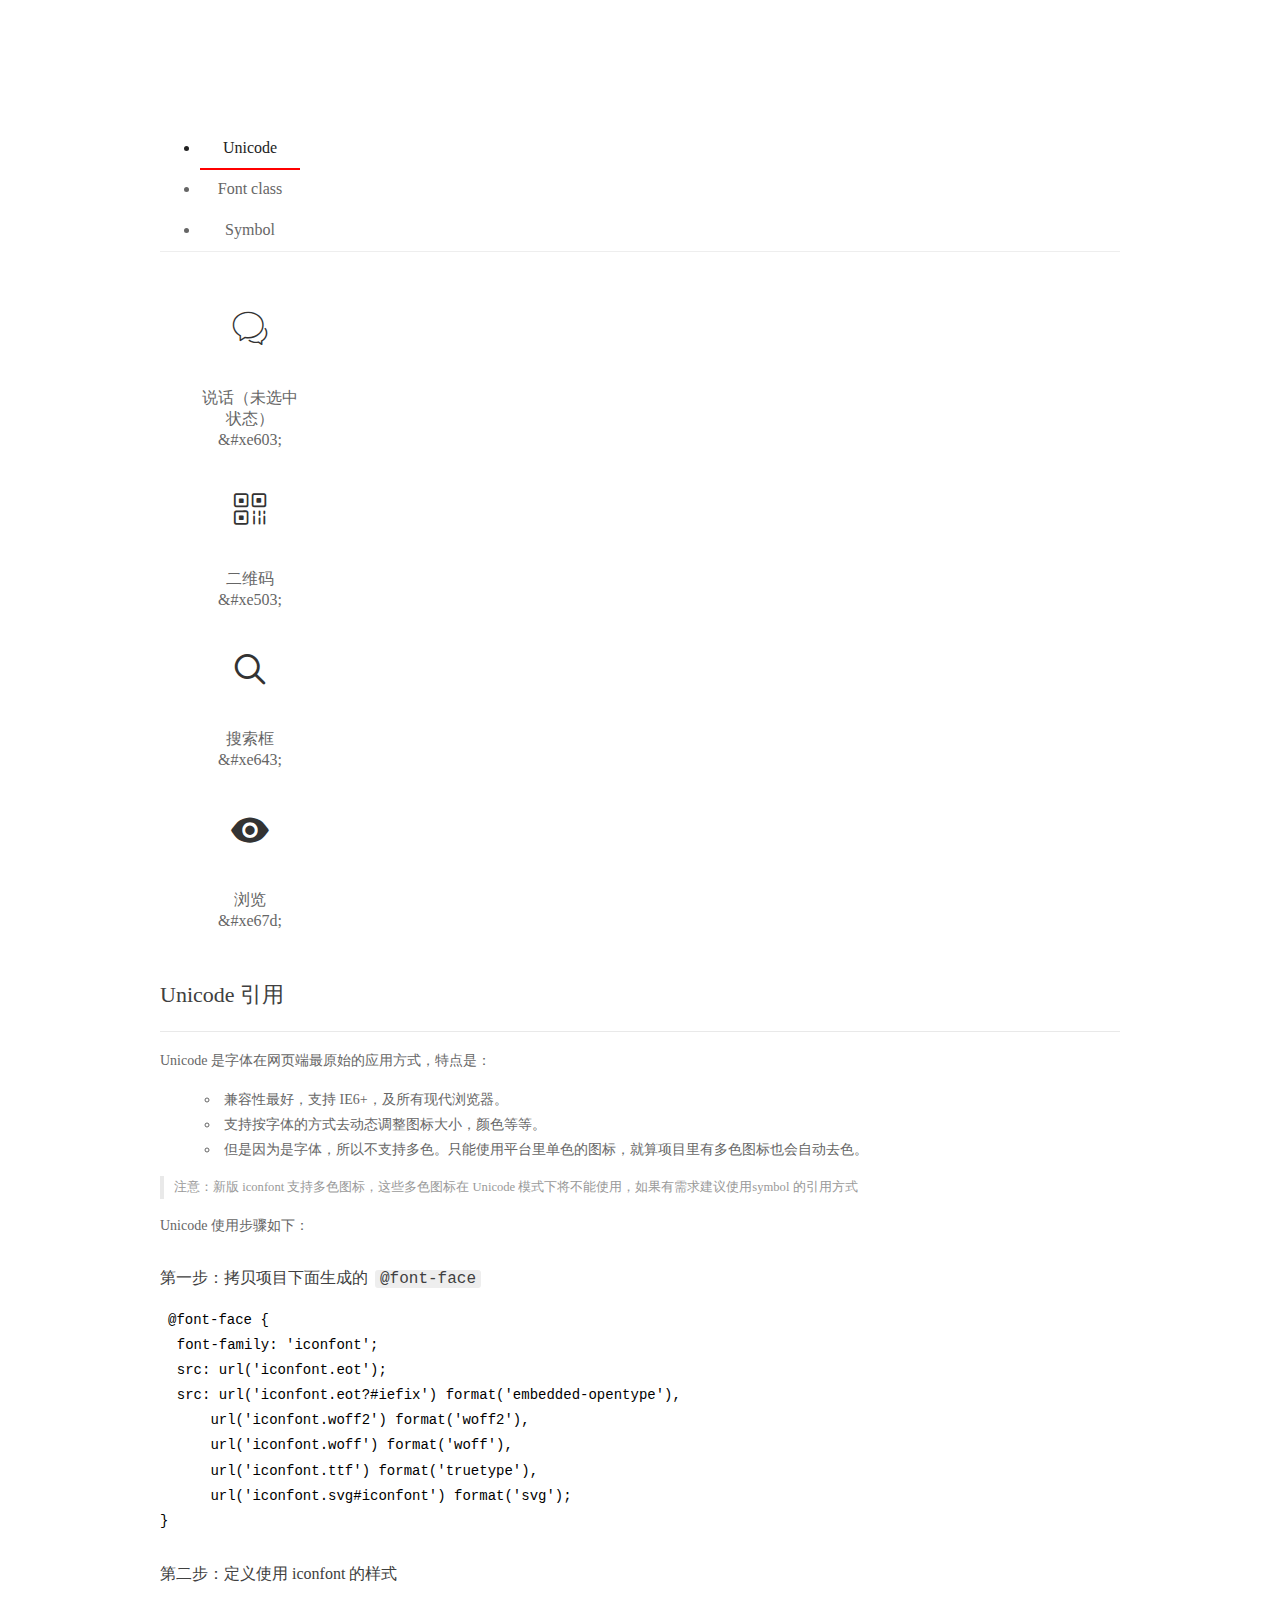
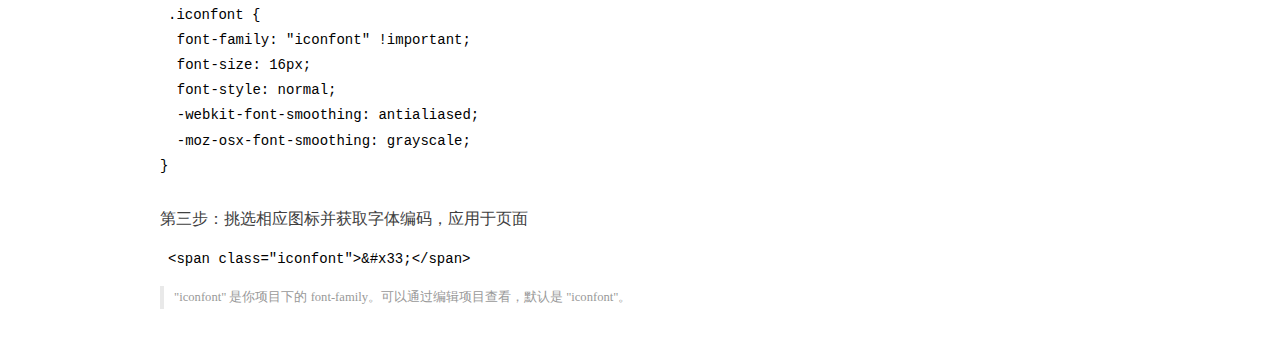
<file: opp/fonts/demo_index.html>
<!DOCTYPE html>
<html>
<head>
  <meta charset="utf-8"/>
  <title>IconFont Demo</title>
  <link rel="shortcut icon" href="https://gtms04.alicdn.com/tps/i4/TB1_oz6GVXXXXaFXpXXJDFnIXXX-64-64.ico" type="image/x-icon"/>
  <link rel="stylesheet" href="https://g.alicdn.com/thx/cube/1.3.2/cube.min.css">
  <link rel="stylesheet" href="demo.css">
  <link rel="stylesheet" href="iconfont.css">
  <script src="iconfont.js"></script>
  <!-- jQuery -->
  <script src="https://a1.alicdn.com/oss/uploads/2018/12/26/7bfddb60-08e8-11e9-9b04-53e73bb6408b.js"></script>
  <!-- 代码高亮 -->
  <script src="https://a1.alicdn.com/oss/uploads/2018/12/26/a3f714d0-08e6-11e9-8a15-ebf944d7534c.js"></script>
</head>
<body>
  <div class="main">
    <h1 class="logo"><a href="https://www.iconfont.cn/" title="iconfont 首页" target="_blank">&#xe86b;</a></h1>
    <div class="nav-tabs">
      <ul id="tabs" class="dib-box">
        <li class="dib active"><span>Unicode</span></li>
        <li class="dib"><span>Font class</span></li>
        <li class="dib"><span>Symbol</span></li>
      </ul>
      
    </div>
    <div class="tab-container">
      <div class="content unicode" style="display: block;">
          <ul class="icon_lists dib-box">
          
            <li class="dib">
              <span class="icon iconfont">&#xe603;</span>
                <div class="name">说话（未选中状态）</div>
                <div class="code-name">&amp;#xe603;</div>
              </li>
          
            <li class="dib">
              <span class="icon iconfont">&#xe503;</span>
                <div class="name">二维码</div>
                <div class="code-name">&amp;#xe503;</div>
              </li>
          
            <li class="dib">
              <span class="icon iconfont">&#xe643;</span>
                <div class="name">搜索框</div>
                <div class="code-name">&amp;#xe643;</div>
              </li>
          
            <li class="dib">
              <span class="icon iconfont">&#xe67d;</span>
                <div class="name">浏览</div>
                <div class="code-name">&amp;#xe67d;</div>
              </li>
          
          </ul>
          <div class="article markdown">
          <h2 id="unicode-">Unicode 引用</h2>
          <hr>

          <p>Unicode 是字体在网页端最原始的应用方式，特点是：</p>
          <ul>
            <li>兼容性最好，支持 IE6+，及所有现代浏览器。</li>
            <li>支持按字体的方式去动态调整图标大小，颜色等等。</li>
            <li>但是因为是字体，所以不支持多色。只能使用平台里单色的图标，就算项目里有多色图标也会自动去色。</li>
          </ul>
          <blockquote>
            <p>注意：新版 iconfont 支持多色图标，这些多色图标在 Unicode 模式下将不能使用，如果有需求建议使用symbol 的引用方式</p>
          </blockquote>
          <p>Unicode 使用步骤如下：</p>
          <h3 id="-font-face">第一步：拷贝项目下面生成的 <code>@font-face</code></h3>
<pre><code class="language-css"
>@font-face {
  font-family: 'iconfont';
  src: url('iconfont.eot');
  src: url('iconfont.eot?#iefix') format('embedded-opentype'),
      url('iconfont.woff2') format('woff2'),
      url('iconfont.woff') format('woff'),
      url('iconfont.ttf') format('truetype'),
      url('iconfont.svg#iconfont') format('svg');
}
</code></pre>
          <h3 id="-iconfont-">第二步：定义使用 iconfont 的样式</h3>
<pre><code class="language-css"
>.iconfont {
  font-family: "iconfont" !important;
  font-size: 16px;
  font-style: normal;
  -webkit-font-smoothing: antialiased;
  -moz-osx-font-smoothing: grayscale;
}
</code></pre>
          <h3 id="-">第三步：挑选相应图标并获取字体编码，应用于页面</h3>
<pre>
<code class="language-html"
>&lt;span class="iconfont"&gt;&amp;#x33;&lt;/span&gt;
</code></pre>
          <blockquote>
            <p>"iconfont" 是你项目下的 font-family。可以通过编辑项目查看，默认是 "iconfont"。</p>
          </blockquote>
          </div>
      </div>
      <div class="content font-class">
        <ul class="icon_lists dib-box">
          
          <li class="dib">
            <span class="icon iconfont icon-shuohua1"></span>
            <div class="name">
              说话（未选中状态）
            </div>
            <div class="code-name">.icon-shuohua1
            </div>
          </li>
          
          <li class="dib">
            <span class="icon iconfont icon-qrcode"></span>
            <div class="name">
              二维码
            </div>
            <div class="code-name">.icon-qrcode
            </div>
          </li>
          
          <li class="dib">
            <span class="icon iconfont icon-sousuo"></span>
            <div class="name">
              搜索框
            </div>
            <div class="code-name">.icon-sousuo
            </div>
          </li>
          
          <li class="dib">
            <span class="icon iconfont icon-liulan"></span>
            <div class="name">
              浏览
            </div>
            <div class="code-name">.icon-liulan
            </div>
          </li>
          
        </ul>
        <div class="article markdown">
        <h2 id="font-class-">font-class 引用</h2>
        <hr>

        <p>font-class 是 Unicode 使用方式的一种变种，主要是解决 Unicode 书写不直观，语意不明确的问题。</p>
        <p>与 Unicode 使用方式相比，具有如下特点：</p>
        <ul>
          <li>兼容性良好，支持 IE8+，及所有现代浏览器。</li>
          <li>相比于 Unicode 语意明确，书写更直观。可以很容易分辨这个 icon 是什么。</li>
          <li>因为使用 class 来定义图标，所以当要替换图标时，只需要修改 class 里面的 Unicode 引用。</li>
          <li>不过因为本质上还是使用的字体，所以多色图标还是不支持的。</li>
        </ul>
        <p>使用步骤如下：</p>
        <h3 id="-fontclass-">第一步：引入项目下面生成的 fontclass 代码：</h3>
<pre><code class="language-html">&lt;link rel="stylesheet" href="./iconfont.css"&gt;
</code></pre>
        <h3 id="-">第二步：挑选相应图标并获取类名，应用于页面：</h3>
<pre><code class="language-html">&lt;span class="iconfont icon-xxx"&gt;&lt;/span&gt;
</code></pre>
        <blockquote>
          <p>"
            iconfont" 是你项目下的 font-family。可以通过编辑项目查看，默认是 "iconfont"。</p>
        </blockquote>
      </div>
      </div>
      <div class="content symbol">
          <ul class="icon_lists dib-box">
          
            <li class="dib">
                <svg class="icon svg-icon" aria-hidden="true">
                  <use xlink:href="#icon-shuohua1"></use>
                </svg>
                <div class="name">说话（未选中状态）</div>
                <div class="code-name">#icon-shuohua1</div>
            </li>
          
            <li class="dib">
                <svg class="icon svg-icon" aria-hidden="true">
                  <use xlink:href="#icon-qrcode"></use>
                </svg>
                <div class="name">二维码</div>
                <div class="code-name">#icon-qrcode</div>
            </li>
          
            <li class="dib">
                <svg class="icon svg-icon" aria-hidden="true">
                  <use xlink:href="#icon-sousuo"></use>
                </svg>
                <div class="name">搜索框</div>
                <div class="code-name">#icon-sousuo</div>
            </li>
          
            <li class="dib">
                <svg class="icon svg-icon" aria-hidden="true">
                  <use xlink:href="#icon-liulan"></use>
                </svg>
                <div class="name">浏览</div>
                <div class="code-name">#icon-liulan</div>
            </li>
          
          </ul>
          <div class="article markdown">
          <h2 id="symbol-">Symbol 引用</h2>
          <hr>

          <p>这是一种全新的使用方式，应该说这才是未来的主流，也是平台目前推荐的用法。相关介绍可以参考这篇<a href="">文章</a>
            这种用法其实是做了一个 SVG 的集合，与另外两种相比具有如下特点：</p>
          <ul>
            <li>支持多色图标了，不再受单色限制。</li>
            <li>通过一些技巧，支持像字体那样，通过 <code>font-size</code>, <code>color</code> 来调整样式。</li>
            <li>兼容性较差，支持 IE9+，及现代浏览器。</li>
            <li>浏览器渲染 SVG 的性能一般，还不如 png。</li>
          </ul>
          <p>使用步骤如下：</p>
          <h3 id="-symbol-">第一步：引入项目下面生成的 symbol 代码：</h3>
<pre><code class="language-html">&lt;script src="./iconfont.js"&gt;&lt;/script&gt;
</code></pre>
          <h3 id="-css-">第二步：加入通用 CSS 代码（引入一次就行）：</h3>
<pre><code class="language-html">&lt;style&gt;
.icon {
  width: 1em;
  height: 1em;
  vertical-align: -0.15em;
  fill: currentColor;
  overflow: hidden;
}
&lt;/style&gt;
</code></pre>
          <h3 id="-">第三步：挑选相应图标并获取类名，应用于页面：</h3>
<pre><code class="language-html">&lt;svg class="icon" aria-hidden="true"&gt;
  &lt;use xlink:href="#icon-xxx"&gt;&lt;/use&gt;
&lt;/svg&gt;
</code></pre>
          </div>
      </div>

    </div>
  </div>
  <script>
  $(document).ready(function () {
      $('.tab-container .content:first').show()

      $('#tabs li').click(function (e) {
        var tabContent = $('.tab-container .content')
        var index = $(this).index()

        if ($(this).hasClass('active')) {
          return
        } else {
          $('#tabs li').removeClass('active')
          $(this).addClass('active')

          tabContent.hide().eq(index).fadeIn()
        }
      })
    })
  </script>
</body>
</html>
</file>
<file: beihai/css/style.css>
﻿body{
    font-family: 微软雅黑;
    font-size: 14px;
}
a:hover{
    color: #0e90d2;
}
li{
    display: inline;
}
.title{
    width: 260px;
    height: 70px;
    margin: 0 auto;
}
.title img{
    width: 100%;
    height: 100%;
}

/*搜索展开框*/
.drop-down{
    display: none;
    width: 340px;
    height: 60px;
    background-color: #bd0000;
    position: absolute;
    left: 0px;
    bottom: -60px;
}
.drop-down input{
    width: 270px;
    height: 35px;
    border: 0;
    border-radius: 5px;
    margin: 10px 0 0 30px;
    padding-left: 10px;
    font-size: 14px;
    color: #c1c1c1;
}
.header{
    height: 70px;
    background: url("../images/header-bg.png") left center repeat-x;
}
.header .middle{
    width: 1000px;
    height: 70px;
    margin: 0 auto;
}
.header a{
    font-size: 16px;
    color: #ffffff;
}
.header .le{
    width: 340px;
    height:70px;
    float: left;
    background-color: #bd0000;
    position: relative;
}
.header .le::after{
    content: "";
    width: 1px;
    height: 40px;
    background-color: #ca3333;
    position: absolute;
    right: 60px;
    top: 15px;
}
.header .le img{
    width: 280px;
    height:70px;
    float: left;
}
.header .le span{
    width: 41px;
    height:46px;
    float: left;
    padding: 24px 0 0 19px;
}
.header .le span img{
    width: 22px;
    height:22px;
}
.header .ri{
    width: 660px;
    height:70px;
    float: left;
}
.header .nav{
    width: 110px;
    height: 45px;
    float: left;
    text-align: center;
    padding-top: 25px;
}
.header .nav:hover{
    background: url(../images/border.png) center top no-repeat;
    background-position: 9px 20px;
}
.header .on{
    background: url(../images/border.png) center no-repeat;
    background-position: 9px 20px;
}
.header .mid{
    width: 340px;
    height: 85px;
    float: left;
}
.header .mid img{
    width: 100%;
    height: 100%;
}
.main{
    width: 100%;
    height: 1600px;
    margin-top: 320px;
}
.main .middle{
    width: 1000px;
    height: 1500px;
    margin: 0 auto;
}
.main .middle .intro{
    width: 1000px;
    height: 300px;
    padding-top: 50px;
}
.main .middle .intro li:first-child{
    height: 300px;
    padding-left: 0px;
}
.main .middle .intro li{
    width: 230px;
    height: 276px;
    padding-left: 25px;
    float: left;
}
.main .middle .intro li img{
    width: 100%;
    height: 100%;
}
.main .middle .news{
    width: 1000px;
    height: 400px;
    margin-top: 165px;
}
.main .middle .news .rig{
    width: 100px;
    height: 50px;
    position: absolute;
    top: 42px;
    right: 10px;
}
.main .middle .news .content{
    width: 1000px;
    height: 280px;
    margin-top: 30px;
    background: url(../images/frame.png) center top no-repeat;
    position: relative;
    overflow: hidden;
}
.main .middle .news .content .test{
    width: 3000px;
    height: 280px;
}
.main .middle .news .test li{
    width: 1000px;
    height: 280px;
    display: inline;
    float: left;
}
.main .middle .news .content .left{
    width: 300px;
    height: 200px;
    position: absolute;
    top: 40px;
    left: 30px;
}
.main .middle .news .content .left img{
    width: 100%;
    height: 100%;
}
.main .middle .news .content .right{
    width: 620px;
    height: 200px;
    float: right;
    color: #676767;
    margin-top: 40px;
    margin-right: 20px;
}
.main .middle .news .content .right .up{
    width: 600px;
    height: 50px;
    font-size: 18px;
}
.main .middle .news .content .right .up .lef{
    width: 500px;
    height: 50px;
    margin-top: 10px;
    font-size: 20px;
    float: left;
}
.main .middle .news .content .right .down{
    width: 600px;
    height: 120px;
    margin-top: 30px;
    line-height: 20px;
    font-size: 14px;
}
.main .middle .active{
    width: 1000px;
    height: 400px;
    margin-top: 180px;
}
.main .middle .active li{
    width: 460px;
    height: 270px;
    float: left;
    margin-top: 30px;
    border: 5px solid #a40000;
    overflow:hidden;
    z-index:2;
}
.main .middle .active li+li{
    margin-left: 40px;
}
.main .middle .active li img{
    width: 460px;
    height: 270px;
    transition-duration:0.5s;
    -moz-transition-duration:0.5s;
    -webkit-transition-duration:0.5s;
    -o-transition-duration:0.5s;
    z-index:1;
}
.main .middle .active li img:hover {
    transform: scale(1.2);
    -webkit-transform: scale(1.2);
    -moz-transform: scale(1.2);
    -ms-transform: scale(1.2);
    -o-transform: scale(1.2);
}
.main .middle .active .f{
    width: 460px;
    height: 50px;
    font-size:16px;
    position: absolute;
    left: 0;
    bottom: 0;
    background-color: rgba(0,0,0,0.6);
    filter:progid:DXImageTransform.Microsoft.gradient(startColorstr=#99000000,endColorstr=#99000000);
    color: #ffffff;
}
.bottom{
    width: 100%;
    height: 821px;
    margin-top: 80px;
    background: url("../images/bottom-bg.png") center top no-repeat;
}
.bottom .middle{
    width: 900px;
    height: 820px;
    margin: 0 auto;
    background: url("../images/bottom-bg2.png") center top no-repeat;
}
.bottom .middle1{
    width: 400px;
    height: 330px;
    margin: 0 auto;
    padding-top: 150px;
}
.bottom .middle1 .code1{
    width: 130px;
    height: 130px;
    float: left;
    margin-left: 40px;
    margin-top: 80px;
}
.bottom .middle1 .code1 img{
    width: 100%;
    height: 100%;
}
.bottom .middle1 .code2{
    margin-left: 70px;
}
.bottom .middle1 .text1{
    width: 180px;
    height: 25px;
    float: left;
    margin-top: 10px;
    margin-left: 20px;
}
.bottom .middle1 .text1 .image{
    width: 25px;
    height: 20px;
    float: left;
    /*padding-left: 10px;*/
}
.bottom .middle1 .text1 .image img{
    width: 100%;
    height: 100%;
}
.bottom .middle1 .text1 .text{
    width: 145px;
    height: 22px;
    float: left;
    padding-top: 3px;
    padding-left: 5px;
}
.bottom .middle1 .text1 .image3{
    width: 23px;
    height: 18px;
    /*padding-left: 10px;*/
}
.bottom .middle1 .bott{
    width: 350px;
    height: 150px;
    margin: 0 auto;
    font-size: 16px;
    line-height: 25px;
    padding:30px 0 0 30px;
    overflow:hidden;
}
.bottom .middle1 .bott p{
    width: 380px;
    height: 30px;
}
.bottom .middle1 .bott strong{
    width: 80px;
    height: 30px;
    float: left;
    text-align: left;
}
.bottom .middle1 .bott span{
    width: 300px;
    height: 30px;
    float: left;
    text-align: left;
}
.main1{
    width: 1000px;
    min-height: 1100px;
    color: #3e3e3e;
    margin: 0 auto;
}
.main2{
    width: 1000px;
    min-height: 1100px;
    margin-top: 230px;
    border: 1px solid #e4e4e4;
}
.main1 .up{
    width: 950px;
    height: 30px;
    font-size: 14px;
    padding-left: 50px;
    padding-top: 15px;
    background-color: #efefef;
}
.main1 .down{
    width: 1000px;
    min-height: 1055px;
    font-size: 16px;
    background-color: #ffffff;
    overflow:hidden;
}
.main3 .down{
    background:url(../images/detail_bg.jpg) repeat-y 0 0;
}
.main1 .down .left{
    width: 270px;
    min-height: 1055px;
    float: left;
}
.main1 .down .left .list{
    width: 270px;
    /*height: 300px;*/
    margin-top: 50px;
}
.main1 .down .left .tips{
    width: 185px;
    height: 56px;
    float: left;
    text-align: center;
    box-sizing: border-box;
    margin-top: 20px;
    margin-left: 45px;
    background: url(../images/same.png) center top no-repeat;
}
.main1 .down .left .tips a {
    width: 185px;
    height: 40px;
    padding-top: 18px;
    display:block;
}
.main1 .down .left .tips:hover{
    background: url(../images/project-description.png) center top no-repeat;
}
.main1 .down .left .tips strong:hover{
    color: #a40000;
}
.main1 .down .left .tips a{
    color: #3e3e3e;
}
.main1 .down .left .current{
    background: url(../images/project-description.png) center top no-repeat;
}
.main1 .down .left .current a{
    color: #a40000;
}
.main1 .down .right{
    width: 730px;
    min-height: 1055px;
    float: left;
    background-color: #ffffff;
}
.main1 .down .right .mid{
    width: 660px;
    min-height: 970px;
    margin: 35px auto;
    position: relative;
    overflow:hidden;
}
.main1 .down .right .mid h3 {
    height:50px;
    padding-top:20px;
    padding-bottom:30px;
    border-bottom:1px solid #ccc;
    margin-bottom:40px;
    font-size:16px;
}
.main1 .down .right .mid map a{
    position: absolute;
}
.main1 .down .right .mid .yiqi{
    left: 48px;
    top: 110px;
}
.main1 .down .right .mid .erqi{
    left: 48px;
    top: 70px;
}
.main1 .down .right .mid .sanqi{
    left: 210px;
    top: 160px;
}
.main1 .down .right .mid .siqi{
    left: 297px;
    top: 140px;
}
.main1 .down .right .mid .wuqi{
    left: 48px;
    top: 248px;
}
.main1 .down .right .mid .change{
    position:absolute;
    left: 0;
    top: 0;
}

.main1 .down .right .mid img {
    max-width:660px;
}
.main1 .down .right  .share {
    float:right;
    padding:20px;
}
.main1 .down .right .mid .restaurant,.main1 .down .right .mid .intangible-heritage,.main1 .down .right .mid .retail{
    width: 660px;
    height: 300px;
}
.main1 .down .right .mid .title1{
    width: 660px;
    height: 30px;
    margin-bottom: 10px;
    font-size: 20px;
    text-align: center;
}
.main1 .down .right .mid .image{
    width: 660px;
    height: 260px;
}
.main1 .down .right .mid .image li{
    position: relative;
}
.main1 .down .right .mid .image li:nth-child(1){
    width: 430px;
    height: 260px;
    float: left;
}
.main1 .down .right .mid .image li img{
    width: 100%;
    height: 100%;
}
.main1 .down .right .mid .restaurant .image li:nth-child(2){
    width: 220px;
    height: 90px;
    margin-top: 4px;
    margin-left: 5px;
    float: left;
}
.main1 .down .right .mid .restaurant .image li:nth-child(3),.main1 .down .right .mid .restaurant .image li:nth-child(4){
    width: 220px;
    height: 77px;
    margin-top: 5px;
    margin-left: 5px;
    float: left;
}
.main1 .down .right .mid .intangible-heritage .image li:nth-child(2),.main1 .down .right .mid .intangible-heritage .image li:nth-child(3){
    width: 220px;
    height: 126px;
    float: left;
    margin-left: 5px;
}
.main1 .down .right .mid .intangible-heritage .image li:nth-child(3){
    margin-top: 8px;
}
.main1 .down .right .mid .retail .image li:nth-child(2){
    width: 75px;
    height: 75px;
    float: left;
    margin-left: 6px;
}
.main1 .down .right .mid .retail .image li:nth-child(3){
    width: 75px;
    height: 45px;
    float: left;
    margin-top: 81px;
    margin-left: -75px;
}
.main1 .down .right .mid .retail .image li:nth-child(4){
    width: 140px;
    height: 126px;
    float: left;
    margin-left: 5px;
}
.main1 .down .right .mid .retail .image li:nth-child(5){
    width: 220px;
    height: 126px;
    float: left;
    margin-left: 6px;
    margin-top: 8px;
}
.main1 .down .right .mid .intangible-heritage,.main1 .down .right .mid .retail{
    margin-top: 30px;
}
.footer{
    width: 1000px;
    height: 70px;
    font-size: 14px;
    color: #7a7a7a;
    margin: 0 auto;
    padding-top: 30px;
    overflow:hidden;
}
.footer .left{
    width: 320px;
    float: left;
}
.footer .left li{
    height: 18px;
    border-right: 2px solid #b6b6b6;
    float: left;
    padding:0 10px;
}
.footer .left li:nth-child(1){
    padding-left: 0px;
}
.footer .left li:nth-child(3){
    border: 0;
}
.footer .right{
    float: right;
}

/*游玩攻略*/
.main1 .down .right .mid1{
    width: 690px;
    font-size:14px;
}
.main1 .down .right .mid .travel-tips{
    width: 690px;
    height: 900px;
    font-size: 14px;
}
.main1 .down .right .mid .travel-tips .content{
    width: 690px;
    height: 200px;
    float: left;
    margin-bottom: 20px;
}
.main1 .down .right .mid .travel-tips .picture{
    width: 200px;
    height: 200px;
    float: left;
}
.main1 .down .right .mid .travel-tips .picture img{
    width: 100%;
    height: 100%;
}
.main1 .down .right .mid .travel-tips .intro{
    width: 480px;
    height: 200px;
    float: right;
}
.main1 .down .right .mid .travel-tips .intro .name{
    width: 480px;
    height: 40px;
    font-size: 16px;
    margin-top: 20px;
    font-weight:700;
}
.main1 .down .right .mid .travel-tips .intro .place{
    width: 480px;
    height: 40px;
}
.main1 .down .right .mid .travel-tips .intro .place li{
    height: 40px;
    float: left;
}
.main1 .down .right .mid .travel-tips .intro .place img{
    width: 15px;
    height: 20px;
}
.main1 .down .right .mid .travel-tips .intro .place .text{
    padding-left: 10px;
    width: 190px;
}
.main1 .down .right .mid .travel-tips .intro .illustrate{
    width: 480px;
    height: 80px;
    line-height: 25px;
}

/*主题活动*/
.main1 .down .right .mid .activity-introduce{
    width: 660px;
    height: 320px;
    float: left;
    margin-bottom: 30px;
    position: relative;
}
.main1 .down .right .mid .activity-introduce .img{
    width: 660px;
    height: 320px;
}
.main1 .down .right .mid .activity-introduce .img img{
    width: 100%;
    height: 100%;
}
.main1 .down .right .mid .activity-introduce .doing{
    width: 150px;
    height: 35px;
    text-align: center;
    position: absolute;
    top: 0px;
    left: 0px;
    background-color: #a40000;
    color: #ffffff;
    padding-top: 15px;
}
.main1 .down .right .mid .activity-introduce .float{
    width: 660px;
    height: 50px;
    position: absolute;
    bottom: 0px;
    left: 0px;
    background-color: rgba(0,0,0,0.6);
    filter: progid:DXImageTransform.Microsoft.gradient(startColorstr=#99000000,endColorstr=#99000000);
    color: #ffffff;
    text-align: center;
    box-sizing: border-box;
    -webkit-box-sizing: border-box;
    -moz-box-sizing: border-box;
    padding-top: 15px;
}

/*新闻资讯*/
.main1 .down hr{
    width: 950px;
    border: 1px solid #ebebeb;
    margin-left: -25px;
}
.main1 .down .mid2{
    width: 900px;
    height: 950px;
    margin: 0 auto;
    padding-top: 30px;
    position: relative;
}
.main1 .down .mid2 .content{
    width: 900px;
    height: 190px;
    float: left;
    margin-top: 15px;
    margin-bottom: 15px;
}
.main1 .down .mid2 .picture{
    width: 300px;
    height: 190px;
    float: left;
}
.main1 .down .mid2 .picture img{
    width: 100%;
    height: 100%;
}
.main1 .down .mid2 .intro{
    width: 580px;
    height: 190px;
    float: right;
    font-size: 14px;
}
.main1 .down .mid2 .intro .name{
    width: 580px;
    height: 40px;
    font-size: 16px;
    margin-top: 20px;
}
.main1 .down .mid2 .intro .date{
    width: 580px;
    height: 30px;
    position: relative;
}
.main1 .down .mid2 .intro .illustrate{
    width: 580px;
    height: 80px;
    line-height: 25px;
}

/*联系我们*/
.main1 .down .mid2 .detail{
    width: 900px;
    height: 180px;
}
.main1 .down .mid2 .detail .left1{
    width: 355px;
    height: 160px;
    float: left;
    font-size: 16px;
    line-height: 30px;
    padding-left: 80px;
    margin-top: 20px;
}
.main1 .down .mid2 .detail .left1 p{
    width: 355px;
    height: 30px;
}
.main1 .down .mid2 .detail .left1 strong{
    width: 80px;
    height: 30px;
    float: left;
    text-align: left;
}
.main1 .down .mid2 .detail .left1 span{
    width: 275px;
    height: 30px;
    float: left;
    text-align: left;
}
.main1 .down .mid2 .detail .right1{
    width: 385px;
    height: 180px;
    float: right;
    padding-left: 50px;
    position: relative;
}
.main1 .down .mid2 .detail .right1 .code1{
    width: 120px;
    height: 120px;
    float: left;
}
.main1 .down .mid2 .detail .right1 .code1 img{
    width: 100%;
    height: 100%;
}
.main1 .down .mid2 .detail .right1 .code2{
    margin-left: 75px;
}
.main1 .down .mid2 .detail .right1 .text1{
    width: 195px;
    height: 25px;
    position: absolute;
    left: 10px;
    bottom: 20px;
}
.main1 .down .mid2 .detail .right1 .text2{
    left: 211px;
    bottom: 20px;
}
.main1 .down .mid2 .detail .right1 .text1 .image{
    width: 25px;
    height: 20px;
    float: left;
}
.main1 .down .mid2 .detail .right1 .text1 .image img{
    width: 100%;
    height: 100%;
}
.main1 .down .mid2 .detail .right1 .text1 .text{
    width: 165px;
    height: 24px;
    float: left;
    padding-top: 1px;
    padding-left: 5px;
}
.main1 .down .mid2 .map{
    width: 900px;
    height: 600px;
    margin-top: 60px;
}
.main1 .down .mid2 .map img{
    width: 100%;
    height: 100%;
}

/*老街印象*/
.main1 .down .mid2 .images{
    position:relative
}
.main1 .down .mid2 .images li{
    width:440px;
    height: 400px;
    float: left;
    margin-top: 20px;
}
.main1 .down .mid2 .images li+li,.main1 .down .mid2 .images li+li+li+li{
    margin-left: 20px;
}
.main1 .down .mid2 .images li+li+li{
    margin-left: 0px;
}
.main1 .down .mid2 .images .images1{
    width:440px;
    height: 350px;
    float: left;
    position: relative;
    overflow:hidden;
    z-index:2;
}
.main1 .down .mid2 .images .images1 img{
    width:100%;
    height: 100%;
    transition-duration: 0.5s;
    -moz-transition-duration:0.5s;
    -webkit-transition-duration:0.5s;
    -o-transition-duration:0.5s;
    z-index: 1;
}
.main1 .down .mid2 .images .images1 img:hover{
    transform: scale(1.2);
    -webkit-transform: scale(1.2);
    -moz-transform: scale(1.2);
    -ms-transform: scale(1.2);
    -o-transform: scale(1.2);
}
.main1 .down .mid2 .images .text3{
    width:430px;
    height: 35px;
    font-size: 14px;
    color: #575656;
    background-color: #efefef;
    float: left;
    padding-top: 15px;
    padding-left: 10px;
}

/*分页*/
.pages11{
    width: 690px;
    height: 40px;
    padding-top:20px;
    text-align: center;
    font-size: 14px;
    color: #333333;
    overflow:hidden;
}
.pages11 span{
    margin-right: 10px;
    padding: 5px 10px;
    border: 1px solid #cccccc;
}
.pages11 span:first-child{
    border: 0px;
}
.pages11 a{
    margin-right: 10px;
    padding: 5px 10px;
    border: 1px solid #cccccc;
}
.pages11 .disabled{
    color: #eeeeee;
    border: 1px solid #eeeeee;
}
.pages11 .current{
    color: #d75a31;
    border: 1px solid #d75a31;
}
.article{
    margin-top: 10px;
    font-family: SimSun;
    font-size:14px;
}

/*遮罩层*/
.mask{
    width: 100%;
    height: 100%;
    background: rgba(61,61,52,0.6);
    position: absolute;
    top: 0px;
    left: 0px;
    display: none;
}
.mask .float{
    font-size: 16px;
    color: #ffffff;
}

.tes3 li:nth-child(2),.tes4 li:nth-child(3) .picture,.tes4 li:nth-child(3) .intro,.restaurant .image li:nth-child(2),.intangible-heritage .image li:nth-child(2),.retail .image li:nth-child(2){
    animation-delay: 0.2s;
    -webkit-animation-delay: 0.2s;
}
.travel-tips li:nth-child(2),.tes4 li:nth-child(5) .picture,.tes4 li:nth-child(5) .intro,.restaurant .image li:nth-child(3),.intangible-heritage .image li:nth-child(3),.retail .image li:nth-child(3){
    animation-delay: 0.4s;
    -webkit-animation-delay: 0.4s;
}
.travel-tips li:nth-child(3),.tes4 li:nth-child(7) .picture,.tes4 li:nth-child(7) .intro,.restaurant .image li:nth-child(4),.retail .image li:nth-child(4){
    animation-delay: 0.6s;
    -webkit-animation-delay: 0.6s;
}
.travel-tips li:nth-child(4),.retail .image li:nth-child(5){
    animation-delay: 0.8s;
    -webkit-animation-delay: 0.8s;
}













/*photos*/
.middle {
    width: 700px;
    height: auto;
    margin: 0 auto;
    background-size: cover;
    position: relative;
}

#sildes {
    clear: both;
    position: relative;
    overflow: hidden;

}
.red{color: #e21f1f}
.control .summary{
    position: absolute;
    left: 50px;
    top: 25px;
    font-size: 26px;
}
.container {
    position: relative;
}

.control {
    width: 502px;
    height: 414px;
    display: block;
    position: relative;
    padding: 64px 50px 20px;
    overflow: hidden;

}
.change li {
    text-align: center;
    width: 496px;
    height: auto;
}
.change li .imgWrap {
    display: table-cell;
    width: 496px;
    height: 390px;
    vertical-align: middle;
    *font-size: 500px;
    *width: 720px;
    *cursor: pointer;
}
.change li img {
    width: 496px;
    height: 390px;
    overflow: hidden;
}
.change li .opacity {
    width: 100%;
    height: 100px;
    position: absolute;
    left: 0;
    bottom: -100px;
    background: #000;
    filter: alpha(opacity=50);
    opacity: 0.5;
    display: none;
}
.pageClass {
    text-align: center;
    z-index: 9;
    position: absolute;
    top: 50px;
    padding-top: 10px;
    outline: none
}

.pageClass a {
    display: inline-block;
    width: 10px;
    height: 10px;
    margin: 0 3px;
    overflow: hidden;
    border: 1px solid #bebebe;
    background: #bebebe;
    border-radius: 5px;
    outline: none
}

.pageClass a span {
    width: 0;
    height: 0;
    font-size: 0;
    line-height: 0;
}
.thumbWrap {
    width: 96px;
    height:400px;
    padding:20px 0 20px;
    margin: 0 auto;
    overflow: hidden;
    outline: none;
    position: absolute;
    right: 45px;
    top: 30px;
}
.thumbWrap .thumbCont {
    width: 100%;
    height: 100%;
    overflow: hidden;
}
.thumbWrap .thumbCont ul li {
    width: 96px;
    height: 72px;
    padding: 10px 0px;
    text-align: center;
    overflow: hidden;
    cursor: pointer;
    display: block;
}
.thumbWrap .thumbCont ul li:first-child{
    margin-top: 24px;
}
.thumbWrap .thumbCont ul li a {
    display: table-cell;
    width: 138px;
    height: 89px;
    vertical-align: middle;
    cursor: pointer;
    *font-size: 79px;
}
.thumbWrap ul li img {
    width: 89px;
    height: 72px;
    vertical-align: middle;
    overflow: hidden;
    border: 3px solid transparent;
}
.thumbWrap ul li.cur img {
    border-color: #31aed7;
}
.thumbPrev, .thumbNext {
    width: 96px;
    height: 20px;
    position: absolute;
    z-index: 9;
}
.thumbPrev span, .thumbNext span {
    width: 0;
    height: 0;
    font-size: 0;
    line-height: 0;
}
.thumbPrev {
    top: 0px;
    right: 0;
    background:  #7f7f7f url(../images/up.png) no-repeat center;

}
.thumbNext {
    background:  #7f7f7f url(../images/down.png) no-repeat center;
    right: 0px;
    bottom: 0px;
}
</file>
<file: beihai/css/animation.css>
﻿/* animation */
.a-fadeinR,.a-fadeinL,.a-bouncein{
    -webkit-animation:1s ease-out backwards;
    -moz-animation:1s ease-out backwards;
    -ms-animation:1s ease-out backwards;
    animation:1s ease-out backwards;
}

/* 淡入-从右 */
.a-fadeinR{
    -webkit-animation-name: fadeinR;
    -moz-animation-name:fadeinR;
    -ms-animation-name:fadeinR;
    animation-name:fadeinR;
}
/* 淡入-从左 */
.a-fadeinL{
    -webkit-animation-name:fadeinL;
    -moz-animation-name:fadeinL;
    -ms-animation-name:fadeinL;
    animation-name:fadeinL;
}
/* 弹跳 */
.a-bounce{
    -webkit-animation-name:bounce;
    -moz-animation-name: bounce;
    -ms-animation-name: bounce;
    animation-name:bounce;
}
/* 弹入 */
.a-bouncein{
    -webkit-animation-name:bouncein;
    -moz-animation-name:bouncein;
    -ms-animation-name:bouncein;
    animation-name:bouncein;
}

/* define */
/* 淡入-从右 */
@-webkit-keyframes fadeinR{
    0%{
        opacity:0;
        -webkit-transform:translateX(100px);
    }
    100%{
        opacity:1;
        -webkit-transform:translateX(0);
    }
}
@-moz-keyframes fadeinR{
    0%{
        opacity:0;
        -moz-transform:translateX(100px);
    }
    100%{
        opacity:1;
        -moz-transform:translateX(0);
    }
}
@-ms-keyframes fadeinR{
    0%{
        opacity:0;
        -ms-transform:translateX(100px);
    }
    100%{
        opacity:1;
        -ms-transform:translateX(0);
    }
}
@keyframes fadeinR{
    0%{
        opacity:0;
        transform:translateX(100px);
    }
    100%{
        opacity:1;
        transform:translateX(0);
    }
}
/* 淡入-从左 */
@-webkit-keyframes fadeinL{
    0%{
        opacity:0;
        -webkit-transform:translateX(-100px);
    }
    100%{
        opacity:1;
        -webkit-transform:translateX(0);
    }
}
@-moz-keyframes fadeinL{
    0%{
        opacity:0;
        -moz-transform:translateX(-100px);
    }
    100%{
        opacity:1;
        -moz-transform:translateX(0);
    }
}
@-ms-keyframes fadeinL{
    0%{
        opacity:0;
        -ms-transform:translateX(-100px);
    }
    100%{
        opacity:1;
        -ms-transform:translateX(0);
    }
}
@keyframes fadeinL{
    0%{
        opacity:0;
        transform:translateX(-100px);
    }
    100%{
        opacity:1;
        transform:translateX(0);
    }
}
/* 弹入 */
@-webkit-keyframes bouncein{
    0%{
        opacity:0;
        -webkit-transform:scale(0.3);
    }
    50%{
        opacity:1;
        -webkit-transform:scale(1.05);
    }
    70%{
        -webkit-transform:scale(0.9);
    }
    100%{
        -webkit-transform:scale(1);
    }
}
@-moz-keyframes bouncein{
    0%{
        opacity:0;
        -moz-transform:scale(0.3);
    }
    50%{
        opacity:1;
        -moz-transform:scale(1.05);
    }
    70%{
        -moz-transform:scale(0.9);
    }
    100%{
        -moz-transform:scale(1);
    }
}
@-ms-keyframes bouncein{
    0%{
        opacity:0;
        -ms-transform:scale(0.3);
    }
    50%{
        opacity:1;
        -ms-transform:scale(1.05);
    }
    70%{
        -ms-transform:scale(0.9);
    }
    100%{
        -ms-transform:scale(1);
    }
}
@keyframes bouncein{
    0%{
        opacity:0;
        transform:scale(0.3);
    }
    50%{
        opacity:1;
        transform:scale(1.05);
    }
    70%{
        transform:scale(0.9);
    }
    100%{
        transform:scale(1);
    }
}
</file>
<file: hunliji/css/common.css>
@charset "utf-8";
a,
article,
aside,
body,
button,
dd,
details,
div,
dl,
dt,
figcaption,
figure,
footer,
form,
h1,
h2,
h3,
h4,
h5,
h6,
header,
hgroup,
img,
input,
li,
menu,
nav,
ol,
p,
section,
select,
table,
tbody,
td,
textarea,
th,
tr,
mark,
span,
ul
 {
    -webkit-tap-highlight-color: transparent;
    margin: 0;
    padding: 0;
    /* border: none */
}

html,
body {
    height: 100%;
}

a {
    color: #333;
    text-decoration: none;
}

ol,
ul,
li {
    list-style: none;
}

img {
    border: 0;
    display: block;
}
.clear_fix::after{
content:"";
display:block;
clear:both;
overflow:hidden;
height:0;
visibility:hidden;}
</file>
<file: hunliji/css/index.css>
@charset "UTF-8";
header {
  width: 100%;
  height: 114px;
  background: palegreen;
}

header .header_login {
  min-width: 1200px;
  max-width: 1920px;
  height: 34px;
  margin: 0 auto;
  text-align: center;
  overflow: hidden;
}

header .header_login .header_login-nav {
  width: 100%;
  height: 100%;
  background: #f5f5f5;
}

header .header_login .header_login-nav ul {
  width: 1205px;
  margin: 0 auto;
  height: 100%;
}

header .header_login .header_login-nav ul li {
  height: 34px;
  float: left;
  line-height: 34px;
  font-size: 13px;
  color: #666666;
}

header .header_login .header_login-nav ul li a {
  float: left;
}

header .header_login .header_login-nav ul li i img {
  display: inline;
  margin: 11px 5px;
}

header .header_login .header_login-nav ul li:nth-child(1) {
  width: 80px;
}

header .header_login .header_login-nav ul li:nth-child(2) {
  width: 450px;
}

header .header_login .header_login-nav ul li:nth-child(2) i {
  font-size: 14px;
  margin: 0 10px;
}

header .header_login .header_login-nav ul li:nth-child(3) {
  width: 108px;
}

header .header_login .header_login-nav ul li:nth-child(4) {
  width: 66px;
}

header .header_login .header_login-nav ul li:nth-child(5) {
  width: 120px;
}

header .header_login .header_login-nav ul li:nth-child(6) {
  width: 80px;
}

header .header_login .header_login-nav ul li:nth-child(7) {
  width: 54px;
}

header .header_login .header_login-nav ul li:nth-child(8) {
  width: 78px;
}

header .header_login .header_login-nav ul li:nth-child(9) {
  width: 32px;
  text-align: left;
  color: #cccccc;
}

header .header_bottom {
  min-width: 1200px;
  max-width: 1920px;
  height: 80px;
  background: #ffffff;
  padding-top: 1px;
}

header .header_bottom .header_nav {
  width: 1200px;
  height: 52px;
  margin: 10px auto;
  text-align: center;
}

header .header_bottom .header_nav .logo {
  display: block;
  width: 130px;
  height: 45px;
  margin: 1px 20px 0 0;
  float: left;
}

header .header_bottom .header_nav .logo img {
  width: 130px;
  height: 45px;
}

header .header_bottom .header_nav .list {
  float: left;
  display: block;
  width: 42px;
  height: 11px;
  margin: 17px 58px 35px 0;
}

header .header_bottom .header_nav .list p {
  width: 23px;
  height: 12px;
  margin: -2px 8px 0 0;
  font-size: 11px;
  float: left;
}

header .header_bottom .header_nav .list i {
  width: 11px;
  height: 6px;
}

header .header_bottom .header_nav .list i img {
  width: 11px;
  height: 6px;
  margin: 3px 0;
}

header .header_bottom .nav {
  display: block;
  width: 950px;
  height: 52px;
  float: left;
}

header .header_bottom .nav ul {
  width: 730px;
  height: 100%;
  float: left;
}

header .header_bottom .nav ul li {
  line-height: 50px;
  float: left;
  margin-right: 29px;
  font-size: 15px;
}

header .header_bottom .nav ul li:nth-child(1) {
  color: #f83244;
  width: 39px;
  border-bottom: 2px solid #f83244;
}

header .header_bottom .nav ul li:nth-child(1) a {
  color: #f83244;
}

header .header_bottom .nav ul li:nth-child(2) {
  width: 70px;
}

header .header_bottom .nav ul li:nth-child(3) {
  width: 70px;
}

header .header_bottom .nav ul li:nth-child(4) {
  width: 91px;
}

header .header_bottom .nav ul li:nth-child(5) {
  width: 70px;
}

header .header_bottom .nav ul li:nth-child(6) {
  width: 91px;
}

header .header_bottom .nav ul li:nth-child(7) {
  width: 91px;
}

header .header_bottom .nav .search {
  display: block;
  float: left;
  width: 219px;
  height: 40px;
  margin-top: 7px;
}

header .header_bottom .nav .search input {
  width: 179px;
  height: 40px;
  background: #f5f5f5;
  border: 0;
  float: left;
  text-align: center;
  outline: none;
  border-radius: 2px 0 0 2px;
}

header .header_bottom .nav .search button {
  width: 40px;
  height: 40px;
  background: #f83244;
  border: 0;
  float: left;
  outline: none;
  border-radius: 0 2px 2px 0;
}

header .header_bottom .nav .search button img {
  margin: 0 auto;
}

.banner {
  width: 100%;
  height: 360px;
  overflow: hidden;
  position: relative;
}

.banner img {
  position: absolute;
  height: 100%;
  left: 50%;
  top: 0;
  transform: translateX(-50%);
}

.banner .swper {
  min-width: 1200px;
  max-width: 1200px;
  height: 100%;
  margin: 0 auto;
}

.banner .swper .column {
  height: 100%;
  width: 210px;
  display: flex;
  flex-direction: column;
  background: rgba(0, 0, 0, 0.8);
  color: #fff;
  z-index: 10;
  position: absolute;
}

.banner .swper .column li {
  flex: 1;
  display: flex;
  justify-content: space-between;
  align-items: center;
  padding: 0 16px 0 14px;
  box-sizing: border-box;
}

.banner .swper .column li section .hotel {
  background: url(../img/leftnav-1.png);
  background-size: 100% 100%;
  width: 20px;
  height: 20px;
  display: inline-block;
  margin-right: 9px;
  vertical-align: sub;
}

.banner .swper .column li section .plan {
  background: url(../img/leftnav-2.png);
  background-size: 100% 100%;
  width: 20px;
  height: 20px;
  display: inline-block;
  margin-right: 9px;
  vertical-align: sub;
}

.banner .swper .column li section .photo {
  background: url(../img/leftnav-3.png);
  background-size: 100% 100%;
  width: 20px;
  height: 20px;
  display: inline-block;
  margin-right: 9px;
  vertical-align: sub;
}

.banner .swper .column li section .master {
  background: url(../img/leftnav-4.png);
  background-size: 100% 100%;
  width: 20px;
  height: 20px;
  display: inline-block;
  margin-right: 9px;
  vertical-align: sub;
}

.banner .swper .column li section .formal {
  background: url(../img/leftnav-5.png);
  background-size: 100% 100%;
  width: 20px;
  height: 20px;
  display: inline-block;
  margin-right: 9px;
  vertical-align: sub;
}

.banner .swper .column li section .shoot {
  background: url(../img/leftnav-6.png);
  background-size: 100% 100%;
  width: 20px;
  height: 20px;
  display: inline-block;
  margin-right: 9px;
  vertical-align: sub;
}

.banner .swper .column li section .shot {
  background: url(../img/leftnav-7.png);
  background-size: 100% 100%;
  width: 20px;
  height: 20px;
  display: inline-block;
  margin-right: 9px;
  vertical-align: sub;
}

.banner .swper .column li section .cosmetic {
  background: url(../img/leftnav-8.png);
  background-size: 100% 100%;
  width: 20px;
  height: 20px;
  display: inline-block;
  margin-right: 9px;
  vertical-align: sub;
}

.banner .swper .column li section .lease {
  background: url(../img/leftnav-9.png);
  background-size: 100% 100%;
  width: 20px;
  height: 20px;
  display: inline-block;
  margin-right: 9px;
  vertical-align: sub;
}

.banner .swper .column li a {
  color: #fff;
  font-size: 16px;
  font-weight: 400;
  font-family: "MicrosoftYaHei";
}

.banner .swper .column li span {
  color: rgba(255, 255, 255, 0.7);
  font-weight: 400;
  font-size: 12px;
  font-family: "SimSun";
}

/*--------main---------*/
main {
  width: 100%;
  /*--------------*/
  /*-------main-content2-------*/
  /*-------main-content2 END-------*/
}

main .container {
  position: relative;
  width: 100%;
  overflow: hidden;
}

main .nav {
  position: relative;
  width: 1200px;
  min-width: 1200px;
  height: 180px;
  margin: 0 auto;
  text-align: center;
  font-size: 17px;
  font-weight: 600;
}

main .nav .nav-invitation {
  width: 200px;
  height: 180px;
  margin: 0 20px;
  float: left;
}

main .nav .nav-invitation figure {
  margin-top: 24px;
  margin-bottom: 10px;
}

main .nav .nav-invitation figure img {
  margin: 0 auto;
}

main .nav .nav-hotel {
  width: 200px;
  height: 180px;
  margin: 0 20px;
  float: left;
}

main .nav .nav-hotel figure {
  margin-top: 24px;
  margin-bottom: 10px;
}

main .nav .nav-hotel figure img {
  margin: 0 auto;
}

main .nav .nav-shop {
  width: 200px;
  height: 180px;
  margin: 0 20px;
  float: left;
}

main .nav .nav-shop figure {
  margin-top: 24px;
  margin-bottom: 10px;
}

main .nav .nav-shop figure img {
  margin: 0 auto;
}

main .nav .nav-MV {
  width: 200px;
  height: 180px;
  margin: 0 20px;
  float: left;
}

main .nav .nav-MV figure {
  margin-top: 24px;
  margin-bottom: 10px;
}

main .nav .nav-MV figure img {
  margin: 0 auto;
}

main .nav .nav-strategy {
  width: 200px;
  height: 180px;
  margin: 0 20px;
  float: left;
}

main .nav .nav-strategy figure {
  margin-top: 24px;
  margin-bottom: 10px;
}

main .nav .nav-strategy figure img {
  margin: 0 auto;
}

main .main-content1 {
  width: 1200px;
  min-width: 1200px;
  height: 423px;
  margin: 0 auto;
  text-align: center;
  background: #ffffff;
  display: block;
  position: relative;
}

main .main-content1 .tools {
  display: flex;
  justify-content: space-between;
  width: 100%;
  height: 297px;
  /*------*/
  /*------------*/
}

main .main-content1 .tools .tools-hotel {
  padding: 40px;
  width: 522px;
  height: 217px;
  background: url(../img/bg-a.png);
  border-radius: 6px;
  box-shadow: 0px 4px 28px 0px rgba(0, 0, 0, 0.08);
}

main .main-content1 .tools .tools-hotel .tools-hotel-menu {
  width: 522px;
  height: 206px;
  position: relative;
}

main .main-content1 .tools .tools-hotel .tools-hotel-menu h3 {
  position: absolute;
  margin-left: 0;
  margin-bottom: 40px;
  color: white;
}

main .main-content1 .tools .tools-hotel .tools-hotel-menu .query {
  margin-top: 40px;
  position: absolute;
  width: 522px;
  height: 64px;
  display: flex;
  justify-content: space-between;
}

main .main-content1 .tools .tools-hotel .tools-hotel-menu .query select {
  width: 166px;
  height: 64px;
  background: white;
  border-radius: 2px;
  line-height: 64px;
  outline: 0;
}

main .main-content1 .tools .tools-hotel .tools-hotel-menu .tools-hotel-menu-query {
  position: absolute;
  display: flex;
  width: 160px;
  height: 48px;
  border-radius: 30px;
  background: white;
  justify-content: center;
  margin: 130px 180px;
}

main .main-content1 .tools .tools-hotel .tools-hotel-menu .tools-hotel-menu-query a {
  font-size: 16px;
  color: #f83244;
  line-height: 48px;
}

main .main-content1 .tools .tools-hotel .tools-hotel-menu .tools-hotel-menu-query i {
  width: 13px;
  height: 10px;
  margin: 20px 10px;
}

main .main-content1 .tools .tools-invitation {
  width: 240px;
  height: 297px;
  background: url(../img/bg-b.png);
  background-color: #ffffff;
  border-radius: 6px;
}

main .main-content1 .tools .tools-invitation h2 {
  font-size: 31px;
  margin-top: 40px;
  color: white;
}

main .main-content1 .tools .tools-invitation h6 {
  font-size: 18px;
  margin-top: 21px;
  color: white;
}

main .main-content1 .tools .tools-invitation .tools-hotel-menu-preview {
  position: absolute;
  display: flex;
  width: 160px;
  height: 48px;
  border-radius: 30px;
  background: white;
  justify-content: center;
  margin: 40px 40px;
}

main .main-content1 .tools .tools-invitation .tools-hotel-menu-preview a {
  font-size: 16px;
  color: #fa5243;
  line-height: 48px;
}

main .main-content1 .tools .tools-wedding-option {
  padding: 40px 22px 0;
  width: 290px;
  height: 257px;
  background-color: #ffffff;
  box-shadow: 0px 4px 28px 0px rgba(0, 0, 0, 0.08);
  border-radius: 6px;
}

main .main-content1 .tools .tools-wedding-option p {
  text-align: left;
  font-size: 24px;
  line-height: 24px;
  color: #000000;
  padding-left: 18px;
}

main .main-content1 .tools .tools-wedding-option .wedding-option-list {
  width: 100%;
  display: flex;
  justify-content: flex-start;
  flex-wrap: wrap;
}

main .main-content1 .tools .tools-wedding-option .wedding-option-list .wedding-option-item {
  margin: 34px 0 0 0;
  display: block;
  width: 96px;
  height: 58px;
}

main .main-content1 .tools .tools-wedding-option .wedding-option-list .wedding-option-item .wedding-option-item-icon {
  height: 36px;
  margin: 0 auto;
  display: block;
  transition: 0.2s all linear;
}

main .main-content1 .tools .tools-wedding-option .wedding-option-list .wedding-option-item .wedding-option-item-name {
  margin-top: 16px;
  font-size: 14px;
  line-height: 14px;
  color: #333333;
  text-align: center;
}

main .main-content1 ul {
  display: flex;
  justify-content: flex-start;
  margin: 30px 0 0 0;
  width: 100%;
  height: 16px;
}

main .main-content1 ul .city-node-tools {
  padding: 0 0 0 20px;
  font-size: 14px;
  line-height: 16px;
  color: #333;
  cursor: pointer;
}

main .main-content1 ul li:nth-child(1) {
  margin: 0 8px 0 0;
  width: 14px;
  height: 16px;
  background: url(../img/zuobiao.png) center center no-repeat;
  background-size: 100% 100%;
}

main .main-content1 ul li:nth-child(2) {
  padding: 0 20px 0 0;
  font-size: 14px;
  line-height: 16px;
  color: #000000;
  border-right: 1px solid #666666;
}

main .main-content2 {
  width: 100%;
  min-width: 1200px;
  margin: 0 auto;
  height: 831px;
  background: linear-gradient(180deg, #f8f8f8 0%, #fff 100%);
  position: relative;
  padding-top: 1px;
  /*---------*/
  /*---------*/
  /*------------recommend-nex--------------*/
  /*------------recommend-nex END--------------*/
  /*-------citymodal -------*/
  /*-------citymodal END-------*/
  /*----------case----------*/
  /*----------case END----------*/
  /*--------process-----------*/
  /*--------process END-----------*/
  /*---------hot-city-------------*/
  /*---------hot-city END-------------*/
  /*-------supplies-----------*/
  /*-------supplies END-----------*/
  /*-------phtots--------*/
  /*-------phtots END--------*/
  /*------baike------*/
  /*------baike END------*/
}

main .main-content2 .container {
  position: relative;
  width: 100%;
  overflow: hidden;
}

main .main-content2 .container .width-limit {
  position: relative;
  margin: 0 auto;
  width: 1200px;
  z-index: 2;
}

main .main-content2 .container .width-limit .title {
  width: 100%;
  text-align: center;
}

main .main-content2 .container .width-limit .title .title-content {
  display: block;
  margin: 60px auto 47px;
  font-size: 32px;
  line-height: 32px;
  color: #000;
}

main .main-content2 .recommend {
  width: 1200px;
  max-width: 1200px;
  margin: 0 auto;
}

main .main-content2 h2 {
  position: absolute;
  margin: 59px 504px 49px 504px;
  font-size: 31px;
  text-align: center;
}

main .main-content2 .recommend-prev {
  height: 409px;
  position: absolute;
  margin: 139px 0;
}

main .main-content2 .recommend-prev .recommend-prev-item {
  position: relative;
  transition: all 0.2s;
  width: 386px;
  height: 371px;
  cursor: pointer;
  float: left;
  /*----------------------*/
}

main .main-content2 .recommend-prev .recommend-prev-item:hover .next-icon {
  opacity: 1;
}

main .main-content2 .recommend-prev .recommend-prev-item .recommend-prev-city {
  position: absolute;
  right: -10px;
  top: 14px;
  z-index: 2;
  width: 80px;
  height: 32px;
  background-color: #111111;
  border-radius: 2px;
  text-align: center;
  font-size: 14px;
  line-height: 32px;
  color: #ffffff;
}

main .main-content2 .recommend-prev .recommend-prev-item .recommend-prev-city .recommend-prev-item > img {
  display: block;
  width: 100%;
  height: 240px;
  object-fit: cover;
}

main .main-content2 .recommend-prev .recommend-prev-item .recommend-prev-name {
  margin: 28px 20px 0 20px;
  text-align: left;
  font-size: 18px;
  line-height: 18px;
  color: #000;
  text-overflow: ellipsis;
  overflow: hidden;
  white-space: nowrap;
}

main .main-content2 .recommend-prev .recommend-prev-item .recommend-prev-info {
  display: flex;
  justify-content: space-between;
  align-items: baseline;
  margin: 14px 20px 6px 20px;
}

main .main-content2 .recommend-prev .recommend-prev-item .recommend-prev-info .recommend-prev-price {
  font-size: 36px;
  color: #f83244;
  font-family: "DINPro";
}

main .main-content2 .recommend-prev .recommend-prev-item .recommend-prev-info .recommend-prev-merchant {
  padding: 0 0 0 40px;
  font-size: 14px;
  color: #666;
  max-width: 225px;
  text-overflow: ellipsis;
  overflow: hidden;
  white-space: nowrap;
  cursor: pointer;
}

main .main-content2 .recommend-prev .recommend-prev-item .recommend-icon {
  display: block;
  transition: 0.2s all ease;
}

main .main-content2 .recommend-prev .recommend-prev-item .next-icon {
  opacity: 0;
  width: 56px;
  height: 56px;
  border-radius: 50%;
  background: #f83244;
  background-image: url(../img/youjiantou-baise.png);
  background-size: 18px 15px;
  background-position: center;
  background-repeat: no-repeat;
  transition: 0.2s all ease;
  margin: -28px 155px;
}

main .main-content2 .recommend-prev .recommend-prev-item2 {
  margin: 0 21px;
}

main .main-content2 .recommend-prev .recommend-prev-item2 .images2 {
  width: 386px;
  height: 243px;
}

main .main-content2 .recommend-nex {
  width: 1200px;
  max-width: 1200px;
  margin: 0 auto;
  display: flex;
  justify-content: space-between;
  height: 297px;
  box-sizing: border-box;
  margin-top: 548px;
}

main .main-content2 .recommend-nex .recommend-next-item {
  position: relative;
  transition: all 0.2s;
  width: 285px;
  height: 297px;
  cursor: pointer;
}

main .main-content2 .recommend-nex .recommend-next-item .recommend-next-panel {
  position: absolute;
  top: 158px;
  left: 15px;
  padding: 0 20px;
  width: 214px;
  height: 109px;
  background: #fff;
  box-shadow: 0 5px 20px 4px rgba(0, 0, 0, 0.04);
  border-radius: 2px;
  transition: 0.2s all ease;
}

main .main-content2 .recommend-nex .recommend-next-item .recommend-next-panel .title {
  display: block;
  text-align: left;
  margin: 20px 0 0 0;
  font-size: 14px;
  color: #000000;
  overflow: hidden;
  white-space: nowrap;
  text-overflow: ellipsis;
}

main .main-content2 .recommend-nex .recommend-next-item .recommend-next-panel .merchant {
  display: block;
  margin: 13px 0 0 0;
  font-size: 12px;
  line-height: 14px;
  color: #666666;
  cursor: pointer;
  overflow: hidden;
  white-space: nowrap;
  text-overflow: ellipsis;
}

main .main-content2 .recommend-nex .recommend-next-item .recommend-next-panel .price {
  display: block;
  margin: 16px 0 0 0;
  font-size: 18px;
  color: #f83244;
  font-family: "DINPro";
}

main .main-content2 .recommend-nex .recommend-next-item > img {
  display: block;
  width: 285px;
  height: 198px;
  object-fit: cover;
}

main .main-content2 .citymodal {
  padding: 0 0 40px 0;
  background: #fff;
  /*------citymodal-area--------*/
  /*---recommend-more----*/
}

main .main-content2 .citymodal .width-limit {
  position: relative;
  margin: 0 auto;
  width: 1200px;
  z-index: 2;
}

main .main-content2 .citymodal .width-limit .title {
  width: 100%;
  text-align: center;
}

main .main-content2 .citymodal .width-limit .title .title-content {
  display: block;
  margin: 60px auto 47px;
  font-size: 32px;
  line-height: 32px;
  color: #000;
}

main .main-content2 .citymodal .citymodal-area {
  display: flex;
  justify-content: flex-start;
  height: 360px;
  padding-bottom: 40px;
  /*----center-----*/
  /*----next-----*/
}

main .main-content2 .citymodal .citymodal-area .citymodal-item {
  position: relative;
  width: 238px;
  border: 1px solid #fff;
  overflow: hidden;
  cursor: pointer;
  border-radius: 2px;
}

main .main-content2 .citymodal .citymodal-area .city-name {
  display: block;
  font-size: 20px;
  line-height: 20px;
  color: #fff;
  text-align: left;
}

main .main-content2 .citymodal .citymodal-area .city-underline {
  display: block;
  margin: 17px 0 0 0;
  width: 20px;
  height: 1px;
  border-top: 2px solid #fff;
}

main .main-content2 .citymodal .citymodal-area .city-discription {
  display: block;
  margin: 23px 0 0 0;
  font-size: 14px;
  line-height: 14px;
  color: #fff;
  text-align: left;
}

main .main-content2 .citymodal .citymodal-area .citymodal-item-cover {
  position: relative;
  top: -52px;
  left: 0;
  padding: 16px 20px 0;
  width: calc(100% - 40px);
  height: 36px;
  background: rgba(0, 0, 0, 0.64);
  transition: 0.2s all ease;
  border-radius: 2px;
}

main .main-content2 .citymodal .citymodal-area .prev {
  height: 358px;
  flex-shrink: 0;
}

main .main-content2 .citymodal .citymodal-area .prev img {
  width: 238px;
  height: 358px;
}

main .main-content2 .citymodal .citymodal-area .citymodal-center {
  display: flex;
  justify-content: flex-start;
  flex-wrap: wrap;
  min-width: 720px;
  max-width: 1200px;
}

main .main-content2 .citymodal .citymodal-area .citymodal-center .center {
  height: 178px;
  margin: 0 !important;
  padding: 0 !important;
}

main .main-content2 .citymodal .citymodal-area .citymodal-center .center img {
  width: 238px;
  height: 178px;
  object-fit: cover;
}

main .main-content2 .citymodal .citymodal-area .citymodal-center .center .citymodal-item-cover {
  position: relative;
  top: -52px;
  left: 0;
  padding: 16px 20px 0;
  width: calc(100% - 40px);
  height: 36px;
  background: rgba(0, 0, 0, 0.64);
  transition: 0.2s all ease;
  border-radius: 2px;
}

main .main-content2 .citymodal .citymodal-area .next {
  height: 358px;
  flex-shrink: 0;
}

main .main-content2 .citymodal .citymodal-area .next img {
  width: 238px;
  height: 358px;
}

main .main-content2 .citymodal .recommend-more {
  width: 100%;
  margin-top: 20px;
}

main .main-content2 .citymodal .recommend-more .button-more {
  display: flex;
  align-items: center;
  justify-content: center;
  margin: 0 auto;
  width: 160px;
  height: 48px;
  border: none;
  background-color: #f83244;
  box-shadow: 0px 16px 24px 0px rgba(248, 50, 68, 0.2);
  border-radius: 24px;
  color: #fff;
  font-size: 16px;
  outline: 0 none !important;
  cursor: pointer;
}

main .main-content2 .citymodal .recommend-more .button-more img {
  margin-left: 10px;
  width: 13px;
  height: 10px;
}

main .main-content2 .case {
  background: #fff;
  /*------未完待续------*/
  /*---------未完待续--------------*/
  /*---------*/
  /*------case-button-group-------*/
  /*------case-button-group END-------*/
  /*------marchant-more END-------*/
}

main .main-content2 .case .case-area {
  position: relative;
  width: 100%;
  overflow: hidden;
  padding-top: 10px;
  box-sizing: border-box;
}

main .main-content2 .case .case-item {
  position: relative;
  width: 100%;
  height: 100%;
  cursor: pointer;
}

main .main-content2 .case .case-item .case-image {
  width: 440px;
  height: 275px;
}

main .main-content2 .case .case-item .case-mask {
  display: block;
  position: absolute;
  top: 0;
  left: 0;
  width: 100%;
  height: 100%;
  background-color: rgba(0, 0, 0, 0.55);
}

main .main-content2 .case .swiper-slide {
  display: block;
  margin: 133px 0 0 0;
  width: 440px;
  height: 275px;
  margin-right: 12px;
}

main .main-content2 .case .title {
  width: 100%;
  text-align: center;
}

main .main-content2 .case .title .title-content {
  display: block;
  margin: 60px auto 47px;
  font-size: 32px;
  line-height: 32px;
  color: #000;
}

main .main-content2 .case .swiper-wrapper {
  width: 100%;
  height: 544px;
  margin: 0 0 0 -100px;
  background: palegreen;
  margin: 0 auto;
}

main .main-content2 .case .case-button-group {
  display: flex;
  justify-content: center;
  align-items: center;
  margin: 54px auto 0;
  width: 176px;
  height: 16px;
  background: paleturquoise;
}

main .main-content2 .case .case-area {
  position: relative;
  width: 100%;
  overflow: hidden;
  padding-top: 10px;
  box-sizing: border-box;
  /*------marchant-more-------*/
}

main .main-content2 .case .case-area .merchant-more {
  width: 100%;
  margin-top: 36px;
}

main .main-content2 .case .case-area .merchant-more .button-more {
  display: flex;
  align-items: center;
  justify-content: center;
  margin: 0 auto;
  width: 160px;
  height: 48px;
  border: none;
  background-color: #f83244;
  box-shadow: 0px 16px 24px 0px rgba(248, 50, 68, 0.2);
  border-radius: 24px;
  color: #fff;
  font-size: 16px;
  outline: 0 none !important;
  cursor: pointer;
}

main .main-content2 .case .case-area .merchant-more .button-more img {
  margin-left: 10px;
  width: 13px;
  height: 10px;
}

main .main-content2 .case .case-area .merchant-more .merchant-more-btn-text {
  margin-top: 20px;
  text-align: center;
  font-size: 14px;
  line-height: 23px;
  color: #aaaaaa;
  margin-bottom: 81px;
}

main .main-content2 .process {
  width: 100%;
  background: url(../img/main5bg.png) no-repeat;
  background-size: 100% 312px;
  background-color: white;
}

main .main-content2 .process .process-area {
  display: flex;
  justify-content: space-between;
  margin: 0 0 20px 0;
  padding: 46px 60px 0;
  width: calc(100% - 120px);
  height: 204px;
  background-color: #ffffff;
  box-shadow: 0px 8px 28px 0px rgba(0, 0, 0, 0.06);
  border-radius: 6px;
}

main .main-content2 .process .process-area a {
  margin: 0;
  width: 100px;
  height: 160px;
}

main .main-content2 .process .process-area a span {
  display: block;
  margin: 0 auto;
  padding: 32px 32px 20px;
  width: 36px;
  height: 36px;
}

main .main-content2 .process .process-area a span i {
  display: block;
  margin: 0 auto;
  width: 36px;
  height: 36px;
  background-position: 0 0;
  background-repeat: no-repeat;
  background-size: 100% 100%;
}

main .main-content2 .process .process-area a span .icon1 {
  background-image: url(../img/icon1.png);
}

main .main-content2 .process .process-area a span .icon2 {
  background-image: url(../img/icon2.png);
}

main .main-content2 .process .process-area a span .icon3 {
  background-image: url(../img/icon3.png);
}

main .main-content2 .process .process-area a span .icon5 {
  background-image: url(../img/icon5.png);
}

main .main-content2 .process .process-area a span .icon6 {
  background-image: url(../img/icon6.png);
}

main .main-content2 .process .process-area a span .icon7 {
  background-image: url(../img/icon7.png);
}

main .main-content2 .process .process-area a span .icon8 {
  background-image: url(../img/icon8.png);
}

main .main-content2 .process .process-area a span .icon9 {
  background-image: url(../img/icon9.png);
}

main .main-content2 .process .process-area a em {
  display: block;
  width: 100%;
  text-align: center;
  font-size: 16px;
  color: #333;
  line-height: 16px;
  margin-top: 16px;
  font-style: normal;
}

main .main-content2 .hot-city {
  padding: 0 0 80px 0;
  background: #fff;
}

main .main-content2 .hot-city .hot-city-area .city-list {
  display: flex;
  justify-content: space-between;
  width: 100%;
  height: 247px;
}

main .main-content2 .hot-city .hot-city-area .city-list .hot-city-item {
  position: relative;
  width: 224px;
  height: 220px;
  background-color: #ffffff;
  box-shadow: 0px 8px 28px 0px rgba(0, 0, 0, 0.06);
  cursor: pointer;
  /*-----next-icon--------*/
  /*-----next-icon END--------*/
}

main .main-content2 .hot-city .hot-city-area .city-list .hot-city-item:hover .next-icon {
  opacity: 1;
}

main .main-content2 .hot-city .hot-city-area .city-list .hot-city-item img {
  width: 100%;
  height: 144px;
}

main .main-content2 .hot-city .hot-city-area .city-list .hot-city-item .city-name {
  padding: 20px 20px 0;
  height: 55px;
  font-size: 20px;
  line-height: 20px;
  color: #000;
  position: absolute;
}

main .main-content2 .hot-city .hot-city-area .city-list .hot-city-item .city-icon {
  position: absolute;
  top: 192px;
  left: 84px;
}

main .main-content2 .hot-city .hot-city-area .city-list .hot-city-item .next-icon {
  opacity: 0;
  margin: 0 auto;
  width: 56px;
  height: 56px;
  border-radius: 50%;
  background: #f83244;
  background-image: url(../img/youjiantou-baise.png);
  background-size: 18px 15px;
  background-position: center;
  background-repeat: no-repeat;
  transition: 0.2s all ease;
}

main .main-content2 .hot-city .hot-city-area .city-other {
  display: flex;
  justify-content: flex-start;
  margin: 13px 0 0 0;
  width: 100%;
  height: 16px;
}

main .main-content2 .hot-city .hot-city-area .city-other .icon-position {
  margin: 0 8px 0 0;
  width: 14px;
  height: 16px;
  background: url(../img/zuobiao.png) center center no-repeat;
  background-size: 100% 100%;
}

main .main-content2 .hot-city .hot-city-area .city-other .icon-city-description {
  padding: 0 20px 0 0;
  font-size: 14px;
  line-height: 16px;
  color: #000000;
  border-right: 1px solid #666666;
}

main .main-content2 .hot-city .hot-city-area .city-other .city-node {
  padding: 0 0 0 20px;
  font-size: 14px;
  line-height: 16px;
  color: #333;
  cursor: pointer;
}

main .main-content2 .hot-city .hot-city-area .city-other .city-node a {
  color: inherit;
  margin-right: 10px;
}

main .main-content2 .supplies {
  background: #fff;
}

main .main-content2 .supplies .container-background-gradient {
  position: absolute;
  z-index: 1;
  width: 100%;
  height: 180px;
  background: linear-gradient(180deg, #f8f8f8 0%, #fff 100%);
}

main .main-content2 .supplies .width-limit {
  position: relative;
  margin: 0 auto;
  width: 1200px;
  z-index: 2;
}

main .main-content2 .supplies .width-limit .supplies-area {
  width: 100%;
}

main .main-content2 .supplies .width-limit .supplies-area .supplies-bar {
  display: flex;
  justify-content: center;
  width: 100%;
  height: 16px;
}

main .main-content2 .supplies .width-limit .supplies-area .supplies-bar .supplies-bar-item {
  position: relative;
  padding: 0 12px;
  font-size: 16px;
  line-height: 16px;
  color: #333333;
}

main .main-content2 .supplies .width-limit .supplies-area .supplies-bar .supplies-bar-item .hover-underline {
  cursor: pointer;
}

main .main-content2 .supplies .width-limit .supplies-area .supplies-bar .supplies-bar-item:after {
  position: absolute;
  top: 0;
  right: -2px;
  content: "/";
  color: #cccccc;
  font-size: 16px;
  line-height: 16px;
  text-decoration: #fff;
}

main .main-content2 .supplies .width-limit .supplies-list {
  display: flex;
  justify-content: space-between;
  margin: 40px 0 0 0;
  width: 100%;
}

main .main-content2 .supplies .width-limit .supplies-list .supplies-list-item {
  position: relative;
  width: 285px;
  height: 340px;
  cursor: pointer;
}

main .main-content2 .supplies .width-limit .supplies-list .supplies-list-item .supplies-item-panel {
  position: absolute;
  top: 231px;
  left: 16px;
  padding: 17px 0 0 22px;
  width: 231px;
  height: 92px;
  background: #fff;
  box-shadow: 0px 8px 28px 0px rgba(0, 0, 0, 0.06);
  transition: 0.2s all ease;
}

main .main-content2 .supplies .width-limit .supplies-list .supplies-list-item .supplies-item-panel .supplies-panel-name {
  font-size: 24px;
  line-height: 24px;
  color: #000000;
}

main .main-content2 .supplies .width-limit .supplies-list .supplies-list-item .supplies-item-panel .supplies-panel-underline {
  display: block;
  margin: 13px 0 0 0;
  width: 40px;
  height: 0;
  border-bottom: 2px solid #f83244;
}

main .main-content2 .supplies .width-limit .supplies-list .supplies-list-item .supplies-item-panel .supplies-panel-list {
  display: flex;
  justify-content: flex-start;
  margin: 20px 0 0 0;
}

main .main-content2 .supplies .width-limit .supplies-list .supplies-list-item .supplies-item-panel .supplies-panel-list .supplies-panel-list-item {
  position: relative;
  padding: 0 8px;
  font-size: 14px;
  line-height: 14px;
  color: #333333;
  cursor: pointer;
}

main .main-content2 .supplies .width-limit .supplies-list .supplies-list-item .supplies-item-panel .supplies-panel-list .supplies-panel-list-item:after {
  position: absolute;
  top: 0;
  right: -2px;
  content: "/";
  color: #cccccc;
  font-size: 14px;
  line-height: 14px;
}

main .main-content2 .supplies .width-limit .merchant-more {
  width: 100%;
  margin-top: 36px;
  margin-bottom: 80px;
}

main .main-content2 .supplies .width-limit .merchant-more .button-more {
  display: flex;
  align-items: center;
  justify-content: center;
  margin: 0 auto;
  width: 160px;
  height: 48px;
  border: none;
  background-color: #f83244;
  box-shadow: 0px 16px 24px 0px rgba(248, 50, 68, 0.2);
  border-radius: 24px;
  color: #fff;
  font-size: 16px;
  outline: 0 none !important;
  cursor: pointer;
}

main .main-content2 .supplies .width-limit .merchant-more .button-more img {
  margin-left: 10px;
  width: 13px;
  height: 10px;
}

main .main-content2 .container {
  position: relative;
  width: 100%;
  overflow: hidden;
}

main .main-content2 .photos {
  padding: 0 0 30px 0;
  background: url(../img/main8-bg.png) center top no-repeat;
  background-size: auto 1386px;
  background-color: #fff;
}

main .main-content2 .photos .width-limit {
  margin: 0 auto;
  width: 1320px;
}

main .main-content2 .photos .width-limit .title {
  width: 100%;
  text-align: center;
}

main .main-content2 .photos .width-limit .title .title-content {
  margin: 60px auto 47px;
  font-size: 32px;
  line-height: 32px;
  color: #000;
}

main .main-content2 .photos .width-limit .photos-area {
  /*--------top--------*/
  /*--------top END--------*/
  /*------panel-middle-------*/
  /*------panel-middle END-------*/
  /*------panel-floor--------*/
  /*------panel-floor END--------*/
}

main .main-content2 .photos .width-limit .photos-area .panel-top {
  display: flex;
  justify-content: flex-start;
  width: 100%;
  height: 510px;
}

main .main-content2 .photos .width-limit .photos-area .panel-top a .top-img {
  opacity: 1 !important;
  display: block;
  width: 660px;
  height: 510px;
  object-fit: cover;
}

main .main-content2 .photos .width-limit .photos-area .panel-top .top-item {
  margin: 120px 0 0 0;
  padding: 60px 60px 0 0;
  width: 600px;
  height: 330px;
  background-color: #111;
}

main .main-content2 .photos .width-limit .photos-area .panel-top .top-item .top-item-info {
  display: flex;
  justify-content: flex-start;
  width: 100%;
  height: 100%;
}

main .main-content2 .photos .width-limit .photos-area .panel-top .top-item .top-item-info a {
  position: relative;
  display: block;
}

main .main-content2 .photos .width-limit .photos-area .panel-top .top-item .top-item-info a .top-item-info-img {
  width: 330px;
  height: 330px;
  background-color: rgba(0, 0, 0, 0.35);
  opacity: 0.35;
  object-fit: cover;
}

main .main-content2 .photos .width-limit .photos-area .panel-top .top-item .top-item-info a .top-item-info-img:hover {
  opacity: 1;
}

main .main-content2 .photos .width-limit .photos-area .panel-top .top-item .top-item-info a .middle-first-floor-point {
  position: absolute;
  top: 145px;
  left: 290px;
  width: 0;
  height: 0;
  border-width: 20px;
  border-style: solid;
  border-color: transparent #111 transparent transparent;
}

main .main-content2 .photos .width-limit .photos-area .panel-top .top-item .top-item-info .top-item-info-description {
  padding: 30px 0 0 60px;
  width: 100%;
  height: 300px;
}

main .main-content2 .photos .width-limit .photos-area .panel-top .top-item .top-item-info .top-item-info-description:hover .next-icon {
  opacity: 1;
}

main .main-content2 .photos .width-limit .photos-area .panel-top .top-item .top-item-info .top-item-info-description .top-title {
  font-size: 32px;
  line-height: 32px;
  color: #fff;
}

main .main-content2 .photos .width-limit .photos-area .panel-top .top-item .top-item-info .top-item-info-description .top-content {
  margin: 37px 0 0 0;
  font-size: 18px;
  line-height: 32px;
  color: #fff;
  overflow: hidden;
  text-overflow: ellipsis;
  display: -webkit-box;
  -webkit-line-clamp: 2;
  -webkit-box-orient: vertical;
}

main .main-content2 .photos .width-limit .photos-area .panel-top .top-item .top-item-info .top-item-info-description .photos-next {
  display: block;
  margin: 62px 0 0 0;
}

main .main-content2 .photos .width-limit .photos-area .panel-top .top-item .top-item-info .top-item-info-description .next-icon {
  opacity: 0;
  margin: 0 auto;
  width: 56px;
  height: 56px;
  border-radius: 50%;
  background: #f83244;
  background-image: url(../img/youjiantou-baise.png);
  background-size: 18px 15px;
  background-position: center;
  background-repeat: no-repeat;
  transition: 0.2s all ease;
  margin: 50px 0;
}

main .main-content2 .photos .width-limit .photos-area .panel-middle {
  display: flex;
  justify-content: flex-start;
  width: 100%;
  height: 330px;
}

main .main-content2 .photos .width-limit .photos-area .panel-middle .middle-item {
  position: relative;
  display: flex;
  justify-content: flex-start;
  width: 660px;
  height: 330px;
}

main .main-content2 .photos .width-limit .photos-area .panel-middle .middle-item .middle-item-name {
  width: 330px;
  height: 330px;
  background-color: #222;
  font-size: 32px;
  text-align: center;
  line-height: 330px;
  color: #fff;
}

main .main-content2 .photos .width-limit .photos-area .panel-middle .middle-item .middle-item-background {
  background: #000;
}

main .main-content2 .photos .width-limit .photos-area .panel-middle .middle-item .middle-item-background .middle-item-image {
  display: block;
  width: 330px;
  height: 330px;
  opacity: 0.35;
  object-fit: cover;
}

main .main-content2 .photos .width-limit .photos-area .panel-middle .middle-item .middle-item-background .middle-item-image:hover {
  opacity: 1;
}

main .main-content2 .photos .width-limit .photos-area .panel-middle .middle-item .middle-item-background .middle-item-point {
  position: absolute;
  top: 145px;
  left: 330px;
  width: 0;
  height: 0;
  border-width: 20px;
  border-style: solid;
  border-color: transparent transparent transparent #222;
}

main .main-content2 .photos .width-limit .photos-area .panel-floor {
  display: flex;
  justify-content: flex-start;
  padding: 0 0 48px 0;
  width: 100%;
  height: 440px;
}

main .main-content2 .photos .width-limit .photos-area .panel-floor .floor-item {
  position: relative;
  display: flex;
  justify-content: flex-start;
  width: 100%;
  height: 440px;
}

main .main-content2 .photos .width-limit .photos-area .panel-floor .floor-item section .floor-content {
  display: block;
  padding: 62px 60px 0;
  width: 540px;
  height: 300px;
  background: #111;
}

main .main-content2 .photos .width-limit .photos-area .panel-floor .floor-item section .floor-content:hover .next-icon {
  opacity: 1;
}

main .main-content2 .photos .width-limit .photos-area .panel-floor .floor-item section .floor-content .floor-title {
  font-size: 32px;
  line-height: 32px;
  color: #fff;
}

main .main-content2 .photos .width-limit .photos-area .panel-floor .floor-item section .floor-content .floor-describe {
  margin: 40px 0 0 0;
  font-size: 18px;
  line-height: 32px;
  color: #fff;
  overflow: hidden;
  text-overflow: ellipsis;
  display: -webkit-box;
  -webkit-line-clamp: 2;
  -webkit-box-orient: vertical;
}

main .main-content2 .photos .width-limit .photos-area .panel-floor .floor-item section .floor-content .photos-next {
  display: block;
  margin: 62px 0 0 0;
}

main .main-content2 .photos .width-limit .photos-area .panel-floor .floor-item section .floor-content .next-icon {
  opacity: 0;
  margin: 0 auto;
  width: 56px;
  height: 56px;
  border-radius: 50%;
  background: #f83244;
  background-image: url(../img/youjiantou-baise.png);
  background-size: 18px 15px;
  background-position: center;
  background-repeat: no-repeat;
  transition: 0.2s all ease;
  margin: 50px 0;
}

main .main-content2 .photos .width-limit .photos-area .panel-floor .floor-item section .floor-tags {
  display: flex;
  justify-content: flex-start;
  margin: 60px 0 0 0;
  width: 580px;
  height: 16px;
  text-overflow: ellipsis;
  overflow: hidden;
  white-space: nowrap;
}

main .main-content2 .photos .width-limit .photos-area .panel-floor .floor-item section .floor-tags .icon-tags {
  margin: 0 8px 0 0;
  width: 16px;
  height: 16px;
  background: url(../img/qianbi.png) center center no-repeat;
  background-size: 100% 100%;
}

main .main-content2 .photos .width-limit .photos-area .panel-floor .floor-item section .floor-tags .tags-description {
  padding: 0 20px 0 0;
  font-size: 14px;
  line-height: 16px;
  color: #333;
  border-right: 1px solid #666666;
}

main .main-content2 .photos .width-limit .photos-area .panel-floor .floor-item section .floor-tags .tags-item {
  padding: 0 0 0 20px;
  font-size: 14px;
  line-height: 16px;
  color: #333;
  cursor: pointer;
}

main .main-content2 .photos .width-limit .photos-area .panel-floor .floor-item .floor-item-image {
  display: block;
  width: 660px;
  height: 440px;
  background-color: #000;
}

main .main-content2 .photos .width-limit .photos-area .panel-floor .floor-item .floor-item-image img {
  display: block;
  width: 660px;
  height: 440px;
  opacity: 0.3;
  object-fit: cover;
}

main .main-content2 .photos .width-limit .photos-area .panel-floor .floor-item .floor-item-image img:hover {
  opacity: 1;
}

main .main-content2 .photos .width-limit .photos-area .panel-floor .floor-item .floor-last-floor-point {
  position: absolute;
  top: 200px;
  left: 660px;
  width: 0;
  height: 0;
  border-width: 20px;
  border-style: solid;
  border-color: transparent transparent transparent #111;
}

main .main-content2 .photos .width-limit .photos-area .button-more {
  display: flex;
  align-items: center;
  justify-content: center;
  margin: 0 auto;
  width: 160px;
  height: 48px;
  border: none;
  background-color: #f83244;
  box-shadow: 0px 16px 24px 0px rgba(248, 50, 68, 0.2);
  border-radius: 24px;
  color: #fff;
  font-size: 16px;
  outline: 0 none !important;
  cursor: pointer;
}

main .main-content2 .photos .width-limit .photos-area .button-more img {
  margin-left: 10px;
  width: 13px;
  height: 10px;
}

main .main-content2 .main-baike {
  padding: 0 0 90px 0;
  background: #fff;
}

main .main-content2 .main-baike .width-limit {
  position: relative;
  margin: 0 auto;
  width: 1200px;
  z-index: 2;
}

main .main-content2 .main-baike .width-limit .baike-area {
  position: relative;
  display: flex;
  justify-content: flex-start;
  width: 100%;
  height: 501px;
}

main .main-content2 .main-baike .width-limit .baike-area .baike-empty {
  position: relative;
  width: 400px;
  height: 428px;
}

main .main-content2 .main-baike .width-limit .baike-area .baike-empty .baike-item {
  position: relative;
  top: 0;
  left: 0;
  width: 398px;
  height: 428px;
  border: 1px solid #d8d8d8;
  background: #fff;
  /*------baike-body-left--------*/
  /*------baike-body--------*/
}

main .main-content2 .main-baike .width-limit .baike-area .baike-empty .baike-item:hover .next-icon {
  opacity: 1;
}

main .main-content2 .main-baike .width-limit .baike-area .baike-empty .baike-item .baike-header {
  width: 100%;
  height: 160px;
}

main .main-content2 .main-baike .width-limit .baike-area .baike-empty .baike-item .baike-header .item-desk {
  position: absolute;
  top: 0;
  left: 0;
  width: 100%;
  height: 160px;
  background: #f8f8f8;
}

main .main-content2 .main-baike .width-limit .baike-area .baike-empty .baike-item .baike-header .baike-header-title {
  position: relative;
  z-index: 10;
  display: flex;
  justify-content: center;
  align-items: center;
  padding: 44px 0 0 0;
  width: 100%;
  height: 36px;
}

main .main-content2 .main-baike .width-limit .baike-area .baike-empty .baike-item .baike-header .baike-header-title .baike-title-icon {
  display: block;
  margin: 0 15px 0 0;
  width: 36px;
}

main .main-content2 .main-baike .width-limit .baike-area .baike-empty .baike-item .baike-header .baike-header-title .baike-title-text {
  font-size: 24px;
  line-height: 24px;
  color: #000;
}

main .main-content2 .main-baike .width-limit .baike-area .baike-empty .baike-item .baike-header .baike-header-title .baike-title-text a {
  color: inherit;
}

main .main-content2 .main-baike .width-limit .baike-area .baike-empty .baike-item .baike-header .baike-header-bar {
  display: flex;
  justify-content: center;
  margin: 20px 0 0 0;
  width: 100%;
  height: 16px;
}

main .main-content2 .main-baike .width-limit .baike-area .baike-empty .baike-item .baike-header .baike-header-bar .baike-bar-item {
  position: relative;
  padding: 0 12px;
  font-size: 14px;
  line-height: 16px;
  color: #333333;
}

main .main-content2 .main-baike .width-limit .baike-area .baike-empty .baike-item .baike-header .baike-header-bar .baike-bar-item:after {
  position: absolute;
  top: 0;
  right: -2px;
  content: "/";
  color: #cccccc;
  font-size: 16px;
  line-height: 16px;
}

main .main-content2 .main-baike .width-limit .baike-area .baike-empty .baike-item .baike-body {
  padding: 28px 30px 0;
  width: calc(100% - 60px);
  height: 240px;
  background: #fff;
}

main .main-content2 .main-baike .width-limit .baike-area .baike-empty .baike-item .baike-body .baike-body-item {
  display: flex;
  justify-content: space-between;
  align-items: center;
  padding: 10px 0;
  width: 100%;
  height: 18px;
}

main .main-content2 .main-baike .width-limit .baike-area .baike-empty .baike-item .baike-body .baike-body-item .baike-body-item-title {
  width: calc(100% - 114px);
  text-overflow: ellipsis;
  overflow: hidden;
  white-space: nowrap;
  font-size: 15px;
  line-height: 18px;
  color: #000000;
}

main .main-content2 .main-baike .width-limit .baike-area .baike-empty .baike-item .baike-body .baike-body-item .baike-body-item-num {
  width: 74px;
  text-align: left;
  text-overflow: ellipsis;
  overflow: hidden;
  white-space: nowrap;
  font-size: 14px;
  line-height: 18px;
  color: #666666;
}

main .main-content2 .main-baike .width-limit .baike-area .baike-empty .baike-item .baike-next {
  display: block;
  position: absolute;
  position: absolute;
  bottom: -28px;
  left: calc(50% - 28px);
}

main .main-content2 .main-baike .width-limit .baike-area .baike-empty .baike-item .next-icon {
  opacity: 0;
  width: 56px;
  height: 56px;
  border-radius: 50%;
  background: #f83244;
  background-image: url(../img/youjiantou-baise.png);
  background-size: 18px 15px;
  background-position: center;
  background-repeat: no-repeat;
  transition: 0.2s all ease;
  margin: 0;
}

/*------------main END------------*/
footer {
  background: #222 !important;
  font-family: "Microsoft YaHei";
  width: 100%;
  color: #fff;
  overflow: hidden;
  min-width: 1200px;
  font-family: "Microsoft YaHei";
  -webkit-font-smoothing: antialiased;
  -moz-font-smoothing: antialiased;
  position: relative;
  bottom: 0;
}

footer .footer_content {
  width: 100%;
  background: #222;
  color: #fff;
  overflow: visible;
  min-width: 1200px;
  font-family: "Microsoft YaHei";
}

footer .footer_content .footer_list {
  width: 1200px;
  margin: 0 auto;
  overflow: visible;
  padding: 35px 0 32px 0;
  height: 188px;
  border-bottom: 1px solid #4e4f57;
}

footer .footer_content .footer_list .footer_list_box {
  float: left;
  width: 196px;
}

footer .footer_content .footer_list .footer_list_box a {
  color: #cccccc;
}

footer .footer_content .footer_list .footer_list_box h4 {
  width: 100%;
  font-size: 18px;
  font-weight: bold;
  line-height: 44px;
  color: #fff;
}

footer .footer_content .footer_list .footer_list_box li {
  width: 100%;
  float: left;
  font-size: 12px;
  color: #cccccc;
  line-height: 28px;
}

footer .footer_content .footer_list .footer_list_box .footer_list_box h4 {
  width: 100%;
  font-size: 18px;
  font-weight: bold;
  line-height: 44px;
  color: #fff;
}

footer .footer_content .footer_list .footer_list_box1 {
  width: 160px;
  margin-right: 76px;
}

footer .footer_content .footer_list .footer_list_box1 ul li {
  width: 80px;
  float: left;
  font-size: 12px;
  color: #cccccc;
  line-height: 28px;
}

footer .footer_content .footer_list_boxcoerd {
  width: 96px !important;
  float: left;
}

footer .footer_content .footer_list_boxcoerd ul .weixin {
  width: 96px;
  height: 96px;
}

footer .footer_content .footer_list_boxcoerd ul .qrcode-list img {
  width: 32px;
  height: 32px;
  margin-left: 12px;
  cursor: pointer;
  float: left;
}

footer .link_friend {
  width: 1200px;
  margin: 0 auto;
  overflow: hidden;
  padding: 34px 0 42px 0;
  font-size: 12px;
  border-top: 1px solid #4e4f57;
}

footer .link_friend span {
  width: 65px;
  float: left;
  line-height: 24px;
}

footer .link_friend .blogroll {
  width: 1135px;
  float: left;
}

footer .link_friend .blogroll a {
  color: #ccc;
  line-height: 24px;
  padding: 0 9px;
  display: inline-block;
}

.information {
  width: 100%;
  background: #1a1a1a !important;
  font-size: 12px;
  color: #ccc;
  text-align: center;
  padding: 22px 0 24px 0;
  min-width: 1200px;
}

.information p {
  line-height: 20px;
  margin-top: 7px;
}

.information p span {
  margin: 0 20px;
}

.information p .police {
  display: inline-block;
  transform: translate(-10px, -2px);
}

.information p .police img {
  height: 20px;
}
</file>
<file: hunliji/font/iconfont.css>
@font-face {font-family: "iconfont";
  src: url('iconfont.eot?t=1577257147231'); /* IE9 */
  src: url('iconfont.eot?t=1577257147231#iefix') format('embedded-opentype'), /* IE6-IE8 */
  url('[data-uri]') format('woff2'),
  url('iconfont.woff?t=1577257147231') format('woff'),
  url('iconfont.ttf?t=1577257147231') format('truetype'), /* chrome, firefox, opera, Safari, Android, iOS 4.2+ */
  url('iconfont.svg?t=1577257147231#iconfont') format('svg'); /* iOS 4.1- */
}

.iconfont {
  font-family: "iconfont" !important;
  font-size: 16px;
  font-style: normal;
  -webkit-font-smoothing: antialiased;
  -moz-osx-font-smoothing: grayscale;
}

.icon-shouji:before {
  content: "\e602";
}
</file>
<file: opp/css/common.css>
@charset "utf-8";
a,
article,
aside,
body,
button,
dd,
details,
div,
dl,
dt,
figcaption,
figure,
footer,
form,
h1,
h2,
h3,
h4,
h5,
h6,
header,
hgroup,
img,
input,
li,
menu,
nav,
ol,
p,
section,
select,
table,
tbody,
td,
textarea,
th,
tr,
mark,
span,
ul {
    -webkit-tap-highlight-color: transparent;
    margin: 0;
    padding: 0;
    /* border: none */
}

html,
body {
    height: 100%;
}

a {
    color: #333;
    text-decoration: none;
}

ol,
ul,
li {
    list-style: none;
}

img {
    border: 0;
    display: block;
}
.clear_fix::after{
content:"";
display:block;
clear:both;
overflow:hidden;
height:0;
visibility:hidden;}
</file>
<file: opp/css/index.css>
@charset "UTF-8";
header {
  width: 100%;
  height: 62px;
  position: fixed;
  left: 0;
  z-index: 999;
  border: 0;
  background: #fff;
  box-shadow: 0 0 3px 1px rgba(0, 0, 0, 0.1);
}

header .container {
  display: block;
  width: 1182px;
  height: 100%;
  padding: 0 10px;
  max-width: 1219px;
  margin: 0 auto;
  position: relative;
}

header .container .header-left {
  position: fixed;
}

header .container .header-left .logo {
  height: 62px;
  float: none;
  display: table-cell;
  padding: 0;
  margin: 0;
  font-size: 20px;
  line-height: 1;
  vertical-align: middle;
  transition: all .3s ease-out 0s;
}

header .container .header-left .logo img {
  width: 176px;
  height: 100%;
  transition: all .3s ease-out 0s;
  vertical-align: top;
}

header .container nav {
  width: 980px;
  height: 100%;
  position: absolute;
  right: 0;
}

header .container nav ul {
  width: 580px;
  height: 100%;
  float: left;
}

header .container nav ul li {
  float: left;
  height: 100%;
  line-height: 62px;
  margin: 0 20px;
}

header .container nav .navbar-action {
  position: absolute;
  width: 148px;
  height: 62px;
  right: 0;
}

header .container nav .navbar-action .navbar-search {
  position: absolute;
  left: -54px;
  z-index: 1;
  width: 44px;
  height: 30px;
  margin-top: 18px;
  margin-right: 10px;
  border-left: 1px solid rgba(99, 99, 99, 0.1);
  border-right: 1px solid rgba(99, 99, 99, 0.1);
  box-sizing: border-box;
  vertical-align: top;
  transition: all .3s ease-out 0s;
  align-items: center;
}

header .container nav .navbar-action .navbar-search .navbar-search-icon {
  font-size: 24px;
  position: absolute;
  top: 0;
  right: 10px;
  height: 30px;
  display: block;
  text-align: center;
  color: #ccc;
}

header .container nav .navbar-action .user-wrap {
  display: flex;
  height: 100%;
  justify-content: space-around;
  align-items: center;
}

header .container nav .navbar-action .user-wrap a {
  color: #666666;
}

header .container nav .navbar-action .user-wrap .contribute {
  display: inline;
  padding: 10px 15px 8px 14px;
  background: #1abc9c;
  border-radius: 2px;
  color: white;
  text-align: center;
}

main {
  width: 100%;
  position: relative;
  background: #f5f5f5;
  box-sizing: border-box;
  padding-top: 62px;
  padding-bottom: 20px;
}

main .container {
  display: flex;
  position: relative;
  width: 1182px;
  margin: 0 auto;
  background: #f5f5f5;
  justify-content: space-between;
}

main .container .wrap-main {
  width: 860px;
  position: relative;
}

main .container .wrap-main .banner {
  display: flex;
  width: 100%;
  height: 320px;
  margin: 20px 0;
  justify-content: space-between;
}

main .container .wrap-main .banner .slideshow {
  width: 660px;
  height: 100%;
  background: brown;
  border-radius: 2px;
  /*图片的样式*/
  /*焦点样式*/
  /*左右按钮样式*/
}

main .container .wrap-main .banner .slideshow * {
  margin: 0;
  padding: 0;
}

main .container .wrap-main .banner .slideshow li {
  list-style: none;
}

main .container .wrap-main .banner .slideshow #box {
  width: 100%;
  height: 100%;
  background: #d8d8d8;
  position: relative;
  overflow: hidden;
}

main .container .wrap-main .banner .slideshow .posibtn:hover p {
  opacity: 1;
  transition: all 1s;
}

main .container .wrap-main .banner .slideshow .imglist {
  width: 100%;
  height: 100%;
}

main .container .wrap-main .banner .slideshow .imglist li {
  position: absolute;
  left: 0;
  top: 0;
  width: 100%;
  height: 100%;
  text-align: center;
  line-height: 300px;
  font-size: 40px;
  color: red;
}

main .container .wrap-main .banner .slideshow .imglist li img {
  width: 100%;
  height: 100%;
  overflow: hidden;
  transition: all 1s;
}

main .container .wrap-main .banner .slideshow img:hover {
  transition: all 1s;
  transform: scale(1.2);
}

main .container .wrap-main .banner .slideshow .imglist li:nth-child(1) {
  background: #0088CC;
}

main .container .wrap-main .banner .slideshow .imglist li:nth-child(2) {
  background: lemonchiffon;
}

main .container .wrap-main .banner .slideshow .imglist li:nth-child(3) {
  background: lavenderblush;
}

main .container .wrap-main .banner .slideshow .imglist li:nth-child(4) {
  background: lightcoral;
}

main .container .wrap-main .banner .slideshow .imglist li:nth-child(5) {
  background: lightcyan;
}

main .container .wrap-main .banner .slideshow .imglist li:nth-child(6) {
  background: lightgreen;
}

main .container .wrap-main .banner .slideshow .light {
  width: 100%;
  height: 20px;
  position: absolute;
  left: 0;
  bottom: 10px;
  /*background: #ccc;*/
  text-align: center;
}

main .container .wrap-main .banner .slideshow .light span {
  display: inline-block;
  width: 20px;
  height: 20px;
  border-radius: 50%;
  background: rgba(0, 0, 0, 0.1);
  font-size: 14px;
  text-align: center;
  line-height: 20px;
  cursor: pointer;
  /*让焦点的文字消失的方法*/
  /*text-indent: -9999px;
          overflow: hidden;*/
}

main .container .wrap-main .banner .slideshow .light span.active {
  background: rgba(209, 74, 74, 0.6);
}

main .container .wrap-main .banner .slideshow .light span.liang {
  background: lightcoral;
}

main .container .wrap-main .banner .slideshow .posibtn {
  width: 100%;
  height: 50px;
  position: absolute;
  left: 0;
  top: 50%;
  margin-top: -25px;
}

main .container .wrap-main .banner .slideshow .posibtn p {
  transition: all 1s;
  width: 50px;
  height: 50px;
  background: rgba(0, 0, 0, 0.1);
  border-radius: 50%;
  cursor: pointer;
  position: absolute;
  top: 0;
  font-size: 50px;
  color: #fff;
  text-align: center;
  line-height: 46px;
  font-weight: 100;
  opacity: 0;
}

main .container .wrap-main .banner .slideshow .posibtn p::selection {
  background: transparent;
}

main .container .wrap-main .banner .slideshow .posibtn p:nth-child(1) {
  left: 8px;
}

main .container .wrap-main .banner .slideshow .posibtn p:nth-child(2) {
  right: 8px;
}

main .container .wrap-main .banner .banner-list {
  display: flex;
  width: 180px;
  height: 100%;
  border-radius: 2px;
  flex-direction: column;
  justify-content: space-between;
}

main .container .wrap-main .banner .banner-list li {
  position: relative;
  width: 100%;
  height: 100px;
  border-radius: 2px;
  overflow: hidden;
}

main .container .wrap-main .banner .banner-list li a img {
  width: 180px;
  height: 100px;
  overflow: hidden;
  transition: all 1s;
}

main .container .wrap-main .banner .banner-list li a img:hover {
  transform: scale(1.2);
  transition: all 1s;
}

main .container .wrap-main .banner .banner-list li span {
  position: absolute;
  display: block;
  left: 0;
  bottom: 0;
  width: 100%;
  height: 26px;
  padding: 0 10px;
  line-height: 26px;
  color: #fff;
  font-size: 12px;
  background: rgba(0, 0, 0, 0.3);
  box-sizing: border-box;
  overflow: hidden;
  text-overflow: ellipsis;
  white-space: nowrap;
  word-wrap: normal;
}

main .container .wrap-main .introduce {
  float: left;
  width: 100%;
  height: 201px;
  background: white;
  margin-bottom: 20px;
}

main .container .wrap-main .introduce .head {
  padding: 0 15px;
  height: 48px;
}

main .container .wrap-main .introduce .head h2 {
  width: 830px;
  position: relative;
  box-sizing: border-box;
  border-bottom: 1px solid #cccccc;
}

main .container .wrap-main .introduce .head h2 span {
  font-size: 18px;
  line-height: 48px;
  font-weight: 400;
}

main .container .wrap-main .introduce .head h2 a {
  position: absolute;
  color: #999999;
  right: 0;
  line-height: 48px;
  font-size: 14px;
}

main .container .wrap-main .introduce .list {
  margin: 15px;
  width: 830px;
  height: 152px;
}

main .container .wrap-main .introduce .list ul {
  display: flex;
  justify-content: space-between;
}

main .container .wrap-main .introduce .list ul li {
  position: relative;
  width: 194px;
  height: 122px;
  border-radius: 2px;
  overflow: hidden;
}

main .container .wrap-main .introduce .list ul li a img {
  width: 194px;
  height: 122px;
  transition: all 1s;
}

main .container .wrap-main .introduce .list ul li a img:hover {
  transform: scale(1.2);
  transition: all 1s;
}

main .container .wrap-main .introduce .list ul li span {
  position: absolute;
  display: block;
  left: 0;
  bottom: 0;
  width: 100%;
  height: 26px;
  padding: 0 10px;
  line-height: 26px;
  color: #fff;
  font-size: 14px;
  box-sizing: border-box;
  overflow: hidden;
  text-overflow: ellipsis;
  white-space: nowrap;
  word-wrap: normal;
  text-align: center;
}

main .container .wrap-main .main-list {
  float: left;
  width: 100%;
  background: white;
  padding-bottom: 30px;
}

main .container .wrap-main .main-list .main-list-nav {
  padding: 0 15px;
  height: 49px;
}

main .container .wrap-main .main-list .main-list-nav .list-nav {
  display: flex;
  width: 830px;
  height: 100%;
  border-bottom: 1px solid #999999;
  align-items: center;
}

main .container .wrap-main .main-list .main-list-nav .list-nav li {
  position: relative;
  display: inline-block;
  margin-right: 31px;
  vertical-align: middle;
}

main .container .wrap-main .main-list .main-list-nav .list-nav a:after {
  position: absolute;
  top: 2px;
  right: -16px;
  content: "";
  width: 1px;
  height: 16px;
  background: rgba(99, 99, 99, 0.1);
}

main .container .wrap-main .main-list .main-list-nav .list-content {
  position: relative;
}

main .container .wrap-main .main-list .main-list-nav .list-content .item {
  width: 100%;
  height: 189px;
  border-bottom: 1px solid #999999;
}

main .container .wrap-main .main-list .main-list-nav .list-content .item .item-img {
  position: relative;
  float: left;
  width: 28.8%;
  height: 190px;
  overflow: hidden;
  border-radius: 3px;
  transition: box-shadow .3s ease 0s;
}

main .container .wrap-main .main-list .main-list-nav .list-content .item .item-img .item-img-inner {
  position: absolute;
  left: 0;
  top: 0;
  width: 100%;
  height: 100%;
  margin-top: 20px;
}

main .container .wrap-main .main-list .main-list-nav .list-content .item .item-img .item-img-inner img {
  width: 239px;
  height: 149px;
  overflow: hidden;
  transition: all 1s;
}

main .container .wrap-main .main-list .main-list-nav .list-content .item .item-img .item-img-inner img:hover {
  transform: scale(1.2);
  transition: all 1s;
}

main .container .wrap-main .main-list .main-list-nav .list-content .item .item-img .item-sort {
  position: absolute;
  left: 10px;
  top: 10px;
  padding: 5px 6px;
  font-size: 1rem;
  line-height: 1;
  color: #fff;
  background-color: #000;
  filter: alpha(opacity=60);
  background: rgba(0, 0, 0, 0.6);
  border-radius: 2px;
  text-decoration: none;
  margin-top: 20px;
}

main .container .wrap-main .main-list .main-list-nav .list-content .item .item-content {
  width: 570px;
  height: 150px;
  position: absolute;
  right: 0;
  margin: 20px 0;
}

main .container .wrap-main .main-list .main-list-nav .list-content .item .item-content .item-title {
  margin: 0 0 10px;
  font-size: 20px;
  line-height: 1.4;
}

main .container .wrap-main .main-list .main-list-nav .list-content .item .item-content .item-title a {
  color: #333;
  overflow: hidden;
  max-height: 56px;
  text-overflow: ellipsis;
  -webkit-box-orient: vertical;
  display: block;
  display: -webkit-box;
  -webkit-line-clamp: 2;
  text-decoration: none;
}

main .container .wrap-main .main-list .main-list-nav .list-content .item .item-content .item-excerpt {
  height: 44px;
  line-height: 1.58;
  color: #666;
  font-size: 14px;
  overflow: hidden;
  text-overflow: ellipsis;
  -webkit-box-orient: vertical;
  display: block;
  display: -webkit-box;
  -webkit-line-clamp: 2;
  text-indent: 16px;
}

main .container .wrap-main .main-list .main-list-nav .list-content .item .item-content .item-meta {
  position: absolute;
  bottom: 20px;
  color: #999;
  font-size: 13px;
}

main .container .wrap-main .main-list .main-list-nav .list-content .item .item-content .item-meta .time {
  line-height: 20px;
  line-height: 1.66667rem;
  margin-right: 20px;
}

main .container .wrap-main .main-list .main-list-nav .list-content .item .item-content .item-meta .page i {
  text-align: center;
  font-size: 1.16667rem;
}

main .container .wrap-sidebar {
  display: flex;
  width: 302px;
  position: relative;
  flex-direction: column;
  padding-top: 20px;
}

main .container .wrap-sidebar .hotarticle {
  width: 100%;
  background: white;
}

main .container .wrap-sidebar .hotarticle h3 {
  position: relative;
  margin: 0 0 16px;
  padding: 16px 0 0 32px;
  font-size: 16px;
  font-weight: 500;
  line-height: 1;
}

main .container .wrap-sidebar .hotarticle h3:before {
  position: absolute;
  left: 16px;
  top: 14px;
  width: 4px;
  height: 70%;
  content: "";
  background: #1abc9c;
  border-radius: 2px;
}

main .container .wrap-sidebar .hotarticle ul {
  display: flex;
  width: 270px;
  flex-direction: column;
  margin-left: 15px;
  justify-content: space-around;
}

main .container .wrap-sidebar .hotarticle ul li {
  display: flex;
  width: 100%;
  height: 63px;
  justify-content: space-between;
  padding-bottom: 15px;
}

main .container .wrap-sidebar .hotarticle ul li .hotardebar-img {
  width: 100px;
  height: 100%;
  border-radius: 4px;
  overflow: hidden;
}

main .container .wrap-sidebar .hotarticle ul li .hotardebar-img a img {
  width: 100px;
  height: 63px;
  transition: all 1s;
}

main .container .wrap-sidebar .hotarticle ul li .hotardebar-img a img:hover {
  transform: scale(1.2);
  transition: all 1s;
}

main .container .wrap-sidebar .hotarticle ul li .hotardebar-content {
  width: 160px;
  height: 58px;
}

main .container .wrap-sidebar .hotarticle ul li .hotardebar-content .abstract {
  font-size: 14px;
  height: 38px;
  display: -webkit-box;
  -webkit-box-orient: vertical;
  -webkit-line-clamp: 2;
  overflow: hidden;
}

main .container .wrap-sidebar .hotarticle ul li .hotardebar-content .time {
  margin: 0;
  font-size: 12px;
  color: #999;
  line-height: 14px;
  margin-top: 10px;
}

main .container .wrap-sidebar .platform {
  width: 100%;
  height: 155px;
  background: white;
  margin: 20px 0;
}

main .container .wrap-sidebar .platform a {
  width: 100%;
  height: 100%;
}

main .container .wrap-sidebar .platform a img {
  width: 302px;
  height: 155px;
}

main .container .wrap-sidebar .recommend {
  width: 100%;
  background: white;
}

main .container .wrap-sidebar .recommend h3 {
  position: relative;
  margin: 0 0 16px;
  padding: 16px 0 0 32px;
  font-size: 16px;
  font-weight: 500;
  line-height: 1;
}

main .container .wrap-sidebar .recommend h3:before {
  position: absolute;
  left: 16px;
  top: 14px;
  width: 4px;
  height: 70%;
  content: "";
  background: #1abc9c;
  border-radius: 2px;
}

main .container .wrap-sidebar .recommend ul {
  display: flex;
  width: 270px;
  flex-direction: column;
  margin-left: 15px;
  justify-content: space-around;
}

main .container .wrap-sidebar .recommend ul li {
  display: flex;
  width: 100%;
  height: 63px;
  justify-content: space-between;
  padding-bottom: 15px;
}

main .container .wrap-sidebar .recommend ul li .recommend-img {
  width: 100px;
  height: 100%;
  border-radius: 4px;
  overflow: hidden;
}

main .container .wrap-sidebar .recommend ul li .recommend-img a img {
  width: 100px;
  height: 63px;
  transition: all 1s;
}

main .container .wrap-sidebar .recommend ul li .recommend-img a img:hover {
  transform: scale(1.2);
  transition: all 1s;
}

main .container .wrap-sidebar .recommend ul li .recommend-content {
  width: 160px;
  height: 58px;
}

main .container .wrap-sidebar .recommend ul li .recommend-content .abstract {
  font-size: 14px;
  height: 38px;
  display: -webkit-box;
  -webkit-box-orient: vertical;
  -webkit-line-clamp: 2;
  overflow: hidden;
}

main .container .wrap-sidebar .recommend ul li .recommend-content .time {
  margin: 0;
  font-size: 12px;
  color: #999;
  line-height: 14px;
  margin-top: 10px;
}

main .container .wrap-sidebar .cat {
  width: 100%;
  height: 155px;
  background: white;
  margin: 20px 0;
}

main .container .wrap-sidebar .cat a {
  width: 100%;
  height: 100%;
}

main .container .wrap-sidebar .cat a img {
  width: 302px;
  height: 155px;
}

main .container .wrap-sidebar .classic-article {
  width: 100%;
  background: white;
}

main .container .wrap-sidebar .classic-article h3 {
  position: relative;
  margin: 0 0 16px;
  padding: 16px 0 0 32px;
  font-size: 16px;
  font-weight: 500;
  line-height: 1;
}

main .container .wrap-sidebar .classic-article h3:before {
  position: absolute;
  left: 16px;
  top: 14px;
  width: 4px;
  height: 70%;
  content: "";
  background: #1abc9c;
  border-radius: 2px;
}

main .container .wrap-sidebar .classic-article ul {
  display: flex;
  width: 270px;
  flex-direction: column;
  margin-left: 15px;
  justify-content: space-around;
}

main .container .wrap-sidebar .classic-article ul li {
  display: flex;
  width: 100%;
  height: 63px;
  justify-content: space-between;
  padding-bottom: 15px;
}

main .container .wrap-sidebar .classic-article ul li .classic-article-img {
  width: 100px;
  height: 100%;
  border-radius: 4px;
  overflow: hidden;
}

main .container .wrap-sidebar .classic-article ul li .classic-article-img a img {
  width: 100px;
  height: 63px;
  transition: all 1s;
}

main .container .wrap-sidebar .classic-article ul li .classic-article-img a img:hover {
  transform: scale(1.2);
  transition: all 1s;
}

main .container .wrap-sidebar .classic-article ul li .classic-article-content {
  width: 160px;
  height: 58px;
}

main .container .wrap-sidebar .classic-article ul li .classic-article-content .abstract {
  font-size: 14px;
  height: 38px;
  display: -webkit-box;
  -webkit-box-orient: vertical;
  -webkit-line-clamp: 2;
  overflow: hidden;
}

main .container .wrap-sidebar .classic-article ul li .classic-article-content .time {
  margin: 0;
  font-size: 12px;
  color: #999;
  line-height: 14px;
  margin-top: 10px;
}

main .container .wrap-sidebar .tags {
  position: relative;
  width: 100%;
  background: white;
  top: 20px;
  margin-bottom: 20px;
}

main .container .wrap-sidebar .tags h3 {
  position: relative;
  margin: 0 0 16px;
  padding: 16px 0 0 32px;
  font-size: 16px;
  font-weight: 500;
  line-height: 1;
}

main .container .wrap-sidebar .tags h3:before {
  position: absolute;
  left: 16px;
  top: 14px;
  width: 4px;
  height: 70%;
  content: "";
  background: #1abc9c;
  border-radius: 2px;
}

main .container .wrap-sidebar .tags ul {
  display: flex;
  width: 270px;
  margin-left: 15px;
  justify-content: space-between;
  flex-wrap: wrap;
  padding-bottom: 15px;
}

main .container .wrap-sidebar .tags ul li {
  width: 85px;
  height: 25px;
  border: 1px solid #b0b0b0;
  border-radius: 2px;
  font-size: 12px;
  color: #666666;
  text-align: center;
  line-height: 25px;
  margin-bottom: 4px;
}

main .blogroll {
  width: 1182px;
  position: relative;
  margin: 20px auto 0;
  background: white;
}

main .blogroll .blogroll-head {
  position: relative;
  padding: 0 15px;
  margin-bottom: 0;
}

main .blogroll .blogroll-head h2 {
  margin: 0;
  padding: 0;
  font-size: 18px;
  line-height: 20px;
  color: #333;
  border-bottom: 2px solid rgba(99, 99, 99, 0.1);
}

main .blogroll .blogroll-head h2 span {
  position: relative;
  display: inline-block;
  margin: 16px 0;
  transition: all .3s ease-out;
}

main .blogroll .blogroll-head h2 small {
  font-size: 1.08333rem;
  margin-left: 10px;
  color: #999;
  font-weight: 400;
}

main .blogroll .blogroll-head h2 a {
  float: right;
  font-size: 1.08333rem;
  font-weight: 400;
  line-height: 20px;
  color: #999;
  margin: 16px 0;
  transition: all .3s ease-out;
}

main .blogroll .blogroll-body {
  padding: 15px;
}

main .blogroll .blogroll-body .list {
  margin: 0;
  padding: 0;
  list-style-type: none;
}

main .blogroll .blogroll-body .list .list-links {
  margin-right: -15px;
  margin-bottom: -7px;
}

main .blogroll .blogroll-body .list a {
  display: inline-block;
  margin: 0 15px 12px 0;
  color: #999;
  line-height: 1;
  transition: all .3s ease-out;
}

footer {
  padding: 35px 0;
  color: #5f676f;
  background: #2d3237;
}

footer .container {
  width: 1182px;
  margin: 0 auto;
}

footer .container .footer-col {
  display: inline-block;
  font-size: 0;
  vertical-align: middle;
}

footer .container .footer-col ul {
  padding: 0;
  margin: 0 0 8px;
  font-size: 14px;
  font-size: 1.16667rem;
  list-style: none;
}

footer .container .footer-col ul li {
  display: inline-block;
  margin-right: 15px;
  line-height: 1.4;
}

footer .container .footer-col ul li a {
  color: #76818c;
}

footer .container .footer-col .copyright {
  font-size: 1rem;
}

footer .container .footer-col .copyright p {
  margin: 5px 0 5px;
  float: left;
  margin-right: 5px;
}

footer .container .footer-col .copyright a {
  color: #5f676f;
  font-size: 1rem;
  margin-right: 5px;
}

footer .container .footer-col .copyright a strong {
  font-weight: 700;
}

footer .container .footer-col .copyright span strong a {
  font-size: 20px !important;
}
</file>
<file: opp/fonts/iconfont.css>
@font-face {font-family: "iconfont";
  src: url('iconfont.eot?t=1578127214950'); /* IE9 */
  src: url('iconfont.eot?t=1578127214950#iefix') format('embedded-opentype'), /* IE6-IE8 */
  url('[data-uri]') format('woff2'),
  url('iconfont.woff?t=1578127214950') format('woff'),
  url('iconfont.ttf?t=1578127214950') format('truetype'), /* chrome, firefox, opera, Safari, Android, iOS 4.2+ */
  url('iconfont.svg?t=1578127214950#iconfont') format('svg'); /* iOS 4.1- */
}

.iconfont {
  font-family: "iconfont" !important;
  font-size: 16px;
  font-style: normal;
  -webkit-font-smoothing: antialiased;
  -moz-osx-font-smoothing: grayscale;
}

.icon-shuohua1:before {
  content: "\e603";
}

.icon-qrcode:before {
  content: "\e503";
}

.icon-sousuo:before {
  content: "\e643";
}

.icon-liulan:before {
  content: "\e67d";
}
</file>
<file: hunliji/font/demo.css>
/* Logo 字体 */
@font-face {
  font-family: "iconfont logo";
  src: url('https://at.alicdn.com/t/font_985780_km7mi63cihi.eot?t=1545807318834');
  src: url('https://at.alicdn.com/t/font_985780_km7mi63cihi.eot?t=1545807318834#iefix') format('embedded-opentype'),
    url('https://at.alicdn.com/t/font_985780_km7mi63cihi.woff?t=1545807318834') format('woff'),
    url('https://at.alicdn.com/t/font_985780_km7mi63cihi.ttf?t=1545807318834') format('truetype'),
    url('https://at.alicdn.com/t/font_985780_km7mi63cihi.svg?t=1545807318834#iconfont') format('svg');
}

.logo {
  font-family: "iconfont logo";
  font-size: 160px;
  font-style: normal;
  -webkit-font-smoothing: antialiased;
  -moz-osx-font-smoothing: grayscale;
}

/* tabs */
.nav-tabs {
  position: relative;
}

.nav-tabs .nav-more {
  position: absolute;
  right: 0;
  bottom: 0;
  height: 42px;
  line-height: 42px;
  color: #666;
}

#tabs {
  border-bottom: 1px solid #eee;
}

#tabs li {
  cursor: pointer;
  width: 100px;
  height: 40px;
  line-height: 40px;
  text-align: center;
  font-size: 16px;
  border-bottom: 2px solid transparent;
  position: relative;
  z-index: 1;
  margin-bottom: -1px;
  color: #666;
}


#tabs .active {
  border-bottom-color: #f00;
  color: #222;
}

.tab-container .content {
  display: none;
}

/* 页面布局 */
.main {
  padding: 30px 100px;
  width: 960px;
  margin: 0 auto;
}

.main .logo {
  color: #333;
  text-align: left;
  margin-bottom: 30px;
  line-height: 1;
  height: 110px;
  margin-top: -50px;
  overflow: hidden;
  *zoom: 1;
}

.main .logo a {
  font-size: 160px;
  color: #333;
}

.helps {
  margin-top: 40px;
}

.helps pre {
  padding: 20px;
  margin: 10px 0;
  border: solid 1px #e7e1cd;
  background-color: #fffdef;
  overflow: auto;
}

.icon_lists {
  width: 100% !important;
  overflow: hidden;
  *zoom: 1;
}

.icon_lists li {
  width: 100px;
  margin-bottom: 10px;
  margin-right: 20px;
  text-align: center;
  list-style: none !important;
  cursor: default;
}

.icon_lists li .code-name {
  line-height: 1.2;
}

.icon_lists .icon {
  display: block;
  height: 100px;
  line-height: 100px;
  font-size: 42px;
  margin: 10px auto;
  color: #333;
  -webkit-transition: font-size 0.25s linear, width 0.25s linear;
  -moz-transition: font-size 0.25s linear, width 0.25s linear;
  transition: font-size 0.25s linear, width 0.25s linear;
}

.icon_lists .icon:hover {
  font-size: 100px;
}

.icon_lists .svg-icon {
  /* 通过设置 font-size 来改变图标大小 */
  width: 1em;
  /* 图标和文字相邻时，垂直对齐 */
  vertical-align: -0.15em;
  /* 通过设置 color 来改变 SVG 的颜色/fill */
  fill: currentColor;
  /* path 和 stroke 溢出 viewBox 部分在 IE 下会显示
      normalize.css 中也包含这行 */
  overflow: hidden;
}

.icon_lists li .name,
.icon_lists li .code-name {
  color: #666;
}

/* markdown 样式 */
.markdown {
  color: #666;
  font-size: 14px;
  line-height: 1.8;
}

.highlight {
  line-height: 1.5;
}

.markdown img {
  vertical-align: middle;
  max-width: 100%;
}

.markdown h1 {
  color: #404040;
  font-weight: 500;
  line-height: 40px;
  margin-bottom: 24px;
}

.markdown h2,
.markdown h3,
.markdown h4,
.markdown h5,
.markdown h6 {
  color: #404040;
  margin: 1.6em 0 0.6em 0;
  font-weight: 500;
  clear: both;
}

.markdown h1 {
  font-size: 28px;
}

.markdown h2 {
  font-size: 22px;
}

.markdown h3 {
  font-size: 16px;
}

.markdown h4 {
  font-size: 14px;
}

.markdown h5 {
  font-size: 12px;
}

.markdown h6 {
  font-size: 12px;
}

.markdown hr {
  height: 1px;
  border: 0;
  background: #e9e9e9;
  margin: 16px 0;
  clear: both;
}

.markdown p {
  margin: 1em 0;
}

.markdown>p,
.markdown>blockquote,
.markdown>.highlight,
.markdown>ol,
.markdown>ul {
  width: 80%;
}

.markdown ul>li {
  list-style: circle;
}

.markdown>ul li,
.markdown blockquote ul>li {
  margin-left: 20px;
  padding-left: 4px;
}

.markdown>ul li p,
.markdown>ol li p {
  margin: 0.6em 0;
}

.markdown ol>li {
  list-style: decimal;
}

.markdown>ol li,
.markdown blockquote ol>li {
  margin-left: 20px;
  padding-left: 4px;
}

.markdown code {
  margin: 0 3px;
  padding: 0 5px;
  background: #eee;
  border-radius: 3px;
}

.markdown strong,
.markdown b {
  font-weight: 600;
}

.markdown>table {
  border-collapse: collapse;
  border-spacing: 0px;
  empty-cells: show;
  border: 1px solid #e9e9e9;
  width: 95%;
  margin-bottom: 24px;
}

.markdown>table th {
  white-space: nowrap;
  color: #333;
  font-weight: 600;
}

.markdown>table th,
.markdown>table td {
  border: 1px solid #e9e9e9;
  padding: 8px 16px;
  text-align: left;
}

.markdown>table th {
  background: #F7F7F7;
}

.markdown blockquote {
  font-size: 90%;
  color: #999;
  border-left: 4px solid #e9e9e9;
  padding-left: 0.8em;
  margin: 1em 0;
}

.markdown blockquote p {
  margin: 0;
}

.markdown .anchor {
  opacity: 0;
  transition: opacity 0.3s ease;
  margin-left: 8px;
}

.markdown .waiting {
  color: #ccc;
}

.markdown h1:hover .anchor,
.markdown h2:hover .anchor,
.markdown h3:hover .anchor,
.markdown h4:hover .anchor,
.markdown h5:hover .anchor,
.markdown h6:hover .anchor {
  opacity: 1;
  display: inline-block;
}

.markdown>br,
.markdown>p>br {
  clear: both;
}


.hljs {
  display: block;
  background: white;
  padding: 0.5em;
  color: #333333;
  overflow-x: auto;
}

.hljs-comment,
.hljs-meta {
  color: #969896;
}

.hljs-string,
.hljs-variable,
.hljs-template-variable,
.hljs-strong,
.hljs-emphasis,
.hljs-quote {
  color: #df5000;
}

.hljs-keyword,
.hljs-selector-tag,
.hljs-type {
  color: #a71d5d;
}

.hljs-literal,
.hljs-symbol,
.hljs-bullet,
.hljs-attribute {
  color: #0086b3;
}

.hljs-section,
.hljs-name {
  color: #63a35c;
}

.hljs-tag {
  color: #333333;
}

.hljs-title,
.hljs-attr,
.hljs-selector-id,
.hljs-selector-class,
.hljs-selector-attr,
.hljs-selector-pseudo {
  color: #795da3;
}

.hljs-addition {
  color: #55a532;
  background-color: #eaffea;
}

.hljs-deletion {
  color: #bd2c00;
  background-color: #ffecec;
}

.hljs-link {
  text-decoration: underline;
}

/* 代码高亮 */
/* PrismJS 1.15.0
https://prismjs.com/download.html#themes=prism&languages=markup+css+clike+javascript */
/**
 * prism.js default theme for JavaScript, CSS and HTML
 * Based on dabblet (http://dabblet.com)
 * @author Lea Verou
 */
code[class*="language-"],
pre[class*="language-"] {
  color: black;
  background: none;
  text-shadow: 0 1px white;
  font-family: Consolas, Monaco, 'Andale Mono', 'Ubuntu Mono', monospace;
  text-align: left;
  white-space: pre;
  word-spacing: normal;
  word-break: normal;
  word-wrap: normal;
  line-height: 1.5;

  -moz-tab-size: 4;
  -o-tab-size: 4;
  tab-size: 4;

  -webkit-hyphens: none;
  -moz-hyphens: none;
  -ms-hyphens: none;
  hyphens: none;
}

pre[class*="language-"]::-moz-selection,
pre[class*="language-"] ::-moz-selection,
code[class*="language-"]::-moz-selection,
code[class*="language-"] ::-moz-selection {
  text-shadow: none;
  background: #b3d4fc;
}

pre[class*="language-"]::selection,
pre[class*="language-"] ::selection,
code[class*="language-"]::selection,
code[class*="language-"] ::selection {
  text-shadow: none;
  background: #b3d4fc;
}

@media print {

  code[class*="language-"],
  pre[class*="language-"] {
    text-shadow: none;
  }
}

/* Code blocks */
pre[class*="language-"] {
  padding: 1em;
  margin: .5em 0;
  overflow: auto;
}

:not(pre)>code[class*="language-"],
pre[class*="language-"] {
  background: #f5f2f0;
}

/* Inline code */
:not(pre)>code[class*="language-"] {
  padding: .1em;
  border-radius: .3em;
  white-space: normal;
}

.token.comment,
.token.prolog,
.token.doctype,
.token.cdata {
  color: slategray;
}

.token.punctuation {
  color: #999;
}

.namespace {
  opacity: .7;
}

.token.property,
.token.tag,
.token.boolean,
.token.number,
.token.constant,
.token.symbol,
.token.deleted {
  color: #905;
}

.token.selector,
.token.attr-name,
.token.string,
.token.char,
.token.builtin,
.token.inserted {
  color: #690;
}

.token.operator,
.token.entity,
.token.url,
.language-css .token.string,
.style .token.string {
  color: #9a6e3a;
  background: hsla(0, 0%, 100%, .5);
}

.token.atrule,
.token.attr-value,
.token.keyword {
  color: #07a;
}

.token.function,
.token.class-name {
  color: #DD4A68;
}

.token.regex,
.token.important,
.token.variable {
  color: #e90;
}

.token.important,
.token.bold {
  font-weight: bold;
}

.token.italic {
  font-style: italic;
}

.token.entity {
  cursor: help;
}
</file>
<file: opp/fonts/demo.css>
/* Logo 字体 */
@font-face {
  font-family: "iconfont logo";
  src: url('https://at.alicdn.com/t/font_985780_km7mi63cihi.eot?t=1545807318834');
  src: url('https://at.alicdn.com/t/font_985780_km7mi63cihi.eot?t=1545807318834#iefix') format('embedded-opentype'),
    url('https://at.alicdn.com/t/font_985780_km7mi63cihi.woff?t=1545807318834') format('woff'),
    url('https://at.alicdn.com/t/font_985780_km7mi63cihi.ttf?t=1545807318834') format('truetype'),
    url('https://at.alicdn.com/t/font_985780_km7mi63cihi.svg?t=1545807318834#iconfont') format('svg');
}

.logo {
  font-family: "iconfont logo";
  font-size: 160px;
  font-style: normal;
  -webkit-font-smoothing: antialiased;
  -moz-osx-font-smoothing: grayscale;
}

/* tabs */
.nav-tabs {
  position: relative;
}

.nav-tabs .nav-more {
  position: absolute;
  right: 0;
  bottom: 0;
  height: 42px;
  line-height: 42px;
  color: #666;
}

#tabs {
  border-bottom: 1px solid #eee;
}

#tabs li {
  cursor: pointer;
  width: 100px;
  height: 40px;
  line-height: 40px;
  text-align: center;
  font-size: 16px;
  border-bottom: 2px solid transparent;
  position: relative;
  z-index: 1;
  margin-bottom: -1px;
  color: #666;
}


#tabs .active {
  border-bottom-color: #f00;
  color: #222;
}

.tab-container .content {
  display: none;
}

/* 页面布局 */
.main {
  padding: 30px 100px;
  width: 960px;
  margin: 0 auto;
}

.main .logo {
  color: #333;
  text-align: left;
  margin-bottom: 30px;
  line-height: 1;
  height: 110px;
  margin-top: -50px;
  overflow: hidden;
  *zoom: 1;
}

.main .logo a {
  font-size: 160px;
  color: #333;
}

.helps {
  margin-top: 40px;
}

.helps pre {
  padding: 20px;
  margin: 10px 0;
  border: solid 1px #e7e1cd;
  background-color: #fffdef;
  overflow: auto;
}

.icon_lists {
  width: 100% !important;
  overflow: hidden;
  *zoom: 1;
}

.icon_lists li {
  width: 100px;
  margin-bottom: 10px;
  margin-right: 20px;
  text-align: center;
  list-style: none !important;
  cursor: default;
}

.icon_lists li .code-name {
  line-height: 1.2;
}

.icon_lists .icon {
  display: block;
  height: 100px;
  line-height: 100px;
  font-size: 42px;
  margin: 10px auto;
  color: #333;
  -webkit-transition: font-size 0.25s linear, width 0.25s linear;
  -moz-transition: font-size 0.25s linear, width 0.25s linear;
  transition: font-size 0.25s linear, width 0.25s linear;
}

.icon_lists .icon:hover {
  font-size: 100px;
}

.icon_lists .svg-icon {
  /* 通过设置 font-size 来改变图标大小 */
  width: 1em;
  /* 图标和文字相邻时，垂直对齐 */
  vertical-align: -0.15em;
  /* 通过设置 color 来改变 SVG 的颜色/fill */
  fill: currentColor;
  /* path 和 stroke 溢出 viewBox 部分在 IE 下会显示
      normalize.css 中也包含这行 */
  overflow: hidden;
}

.icon_lists li .name,
.icon_lists li .code-name {
  color: #666;
}

/* markdown 样式 */
.markdown {
  color: #666;
  font-size: 14px;
  line-height: 1.8;
}

.highlight {
  line-height: 1.5;
}

.markdown img {
  vertical-align: middle;
  max-width: 100%;
}

.markdown h1 {
  color: #404040;
  font-weight: 500;
  line-height: 40px;
  margin-bottom: 24px;
}

.markdown h2,
.markdown h3,
.markdown h4,
.markdown h5,
.markdown h6 {
  color: #404040;
  margin: 1.6em 0 0.6em 0;
  font-weight: 500;
  clear: both;
}

.markdown h1 {
  font-size: 28px;
}

.markdown h2 {
  font-size: 22px;
}

.markdown h3 {
  font-size: 16px;
}

.markdown h4 {
  font-size: 14px;
}

.markdown h5 {
  font-size: 12px;
}

.markdown h6 {
  font-size: 12px;
}

.markdown hr {
  height: 1px;
  border: 0;
  background: #e9e9e9;
  margin: 16px 0;
  clear: both;
}

.markdown p {
  margin: 1em 0;
}

.markdown>p,
.markdown>blockquote,
.markdown>.highlight,
.markdown>ol,
.markdown>ul {
  width: 80%;
}

.markdown ul>li {
  list-style: circle;
}

.markdown>ul li,
.markdown blockquote ul>li {
  margin-left: 20px;
  padding-left: 4px;
}

.markdown>ul li p,
.markdown>ol li p {
  margin: 0.6em 0;
}

.markdown ol>li {
  list-style: decimal;
}

.markdown>ol li,
.markdown blockquote ol>li {
  margin-left: 20px;
  padding-left: 4px;
}

.markdown code {
  margin: 0 3px;
  padding: 0 5px;
  background: #eee;
  border-radius: 3px;
}

.markdown strong,
.markdown b {
  font-weight: 600;
}

.markdown>table {
  border-collapse: collapse;
  border-spacing: 0px;
  empty-cells: show;
  border: 1px solid #e9e9e9;
  width: 95%;
  margin-bottom: 24px;
}

.markdown>table th {
  white-space: nowrap;
  color: #333;
  font-weight: 600;
}

.markdown>table th,
.markdown>table td {
  border: 1px solid #e9e9e9;
  padding: 8px 16px;
  text-align: left;
}

.markdown>table th {
  background: #F7F7F7;
}

.markdown blockquote {
  font-size: 90%;
  color: #999;
  border-left: 4px solid #e9e9e9;
  padding-left: 0.8em;
  margin: 1em 0;
}

.markdown blockquote p {
  margin: 0;
}

.markdown .anchor {
  opacity: 0;
  transition: opacity 0.3s ease;
  margin-left: 8px;
}

.markdown .waiting {
  color: #ccc;
}

.markdown h1:hover .anchor,
.markdown h2:hover .anchor,
.markdown h3:hover .anchor,
.markdown h4:hover .anchor,
.markdown h5:hover .anchor,
.markdown h6:hover .anchor {
  opacity: 1;
  display: inline-block;
}

.markdown>br,
.markdown>p>br {
  clear: both;
}


.hljs {
  display: block;
  background: white;
  padding: 0.5em;
  color: #333333;
  overflow-x: auto;
}

.hljs-comment,
.hljs-meta {
  color: #969896;
}

.hljs-string,
.hljs-variable,
.hljs-template-variable,
.hljs-strong,
.hljs-emphasis,
.hljs-quote {
  color: #df5000;
}

.hljs-keyword,
.hljs-selector-tag,
.hljs-type {
  color: #a71d5d;
}

.hljs-literal,
.hljs-symbol,
.hljs-bullet,
.hljs-attribute {
  color: #0086b3;
}

.hljs-section,
.hljs-name {
  color: #63a35c;
}

.hljs-tag {
  color: #333333;
}

.hljs-title,
.hljs-attr,
.hljs-selector-id,
.hljs-selector-class,
.hljs-selector-attr,
.hljs-selector-pseudo {
  color: #795da3;
}

.hljs-addition {
  color: #55a532;
  background-color: #eaffea;
}

.hljs-deletion {
  color: #bd2c00;
  background-color: #ffecec;
}

.hljs-link {
  text-decoration: underline;
}

/* 代码高亮 */
/* PrismJS 1.15.0
https://prismjs.com/download.html#themes=prism&languages=markup+css+clike+javascript */
/**
 * prism.js default theme for JavaScript, CSS and HTML
 * Based on dabblet (http://dabblet.com)
 * @author Lea Verou
 */
code[class*="language-"],
pre[class*="language-"] {
  color: black;
  background: none;
  text-shadow: 0 1px white;
  font-family: Consolas, Monaco, 'Andale Mono', 'Ubuntu Mono', monospace;
  text-align: left;
  white-space: pre;
  word-spacing: normal;
  word-break: normal;
  word-wrap: normal;
  line-height: 1.5;

  -moz-tab-size: 4;
  -o-tab-size: 4;
  tab-size: 4;

  -webkit-hyphens: none;
  -moz-hyphens: none;
  -ms-hyphens: none;
  hyphens: none;
}

pre[class*="language-"]::-moz-selection,
pre[class*="language-"] ::-moz-selection,
code[class*="language-"]::-moz-selection,
code[class*="language-"] ::-moz-selection {
  text-shadow: none;
  background: #b3d4fc;
}

pre[class*="language-"]::selection,
pre[class*="language-"] ::selection,
code[class*="language-"]::selection,
code[class*="language-"] ::selection {
  text-shadow: none;
  background: #b3d4fc;
}

@media print {

  code[class*="language-"],
  pre[class*="language-"] {
    text-shadow: none;
  }
}

/* Code blocks */
pre[class*="language-"] {
  padding: 1em;
  margin: .5em 0;
  overflow: auto;
}

:not(pre)>code[class*="language-"],
pre[class*="language-"] {
  background: #f5f2f0;
}

/* Inline code */
:not(pre)>code[class*="language-"] {
  padding: .1em;
  border-radius: .3em;
  white-space: normal;
}

.token.comment,
.token.prolog,
.token.doctype,
.token.cdata {
  color: slategray;
}

.token.punctuation {
  color: #999;
}

.namespace {
  opacity: .7;
}

.token.property,
.token.tag,
.token.boolean,
.token.number,
.token.constant,
.token.symbol,
.token.deleted {
  color: #905;
}

.token.selector,
.token.attr-name,
.token.string,
.token.char,
.token.builtin,
.token.inserted {
  color: #690;
}

.token.operator,
.token.entity,
.token.url,
.language-css .token.string,
.style .token.string {
  color: #9a6e3a;
  background: hsla(0, 0%, 100%, .5);
}

.token.atrule,
.token.attr-value,
.token.keyword {
  color: #07a;
}

.token.function,
.token.class-name {
  color: #DD4A68;
}

.token.regex,
.token.important,
.token.variable {
  color: #e90;
}

.token.important,
.token.bold {
  font-weight: bold;
}

.token.italic {
  font-style: italic;
}

.token.entity {
  cursor: help;
}
</file>
